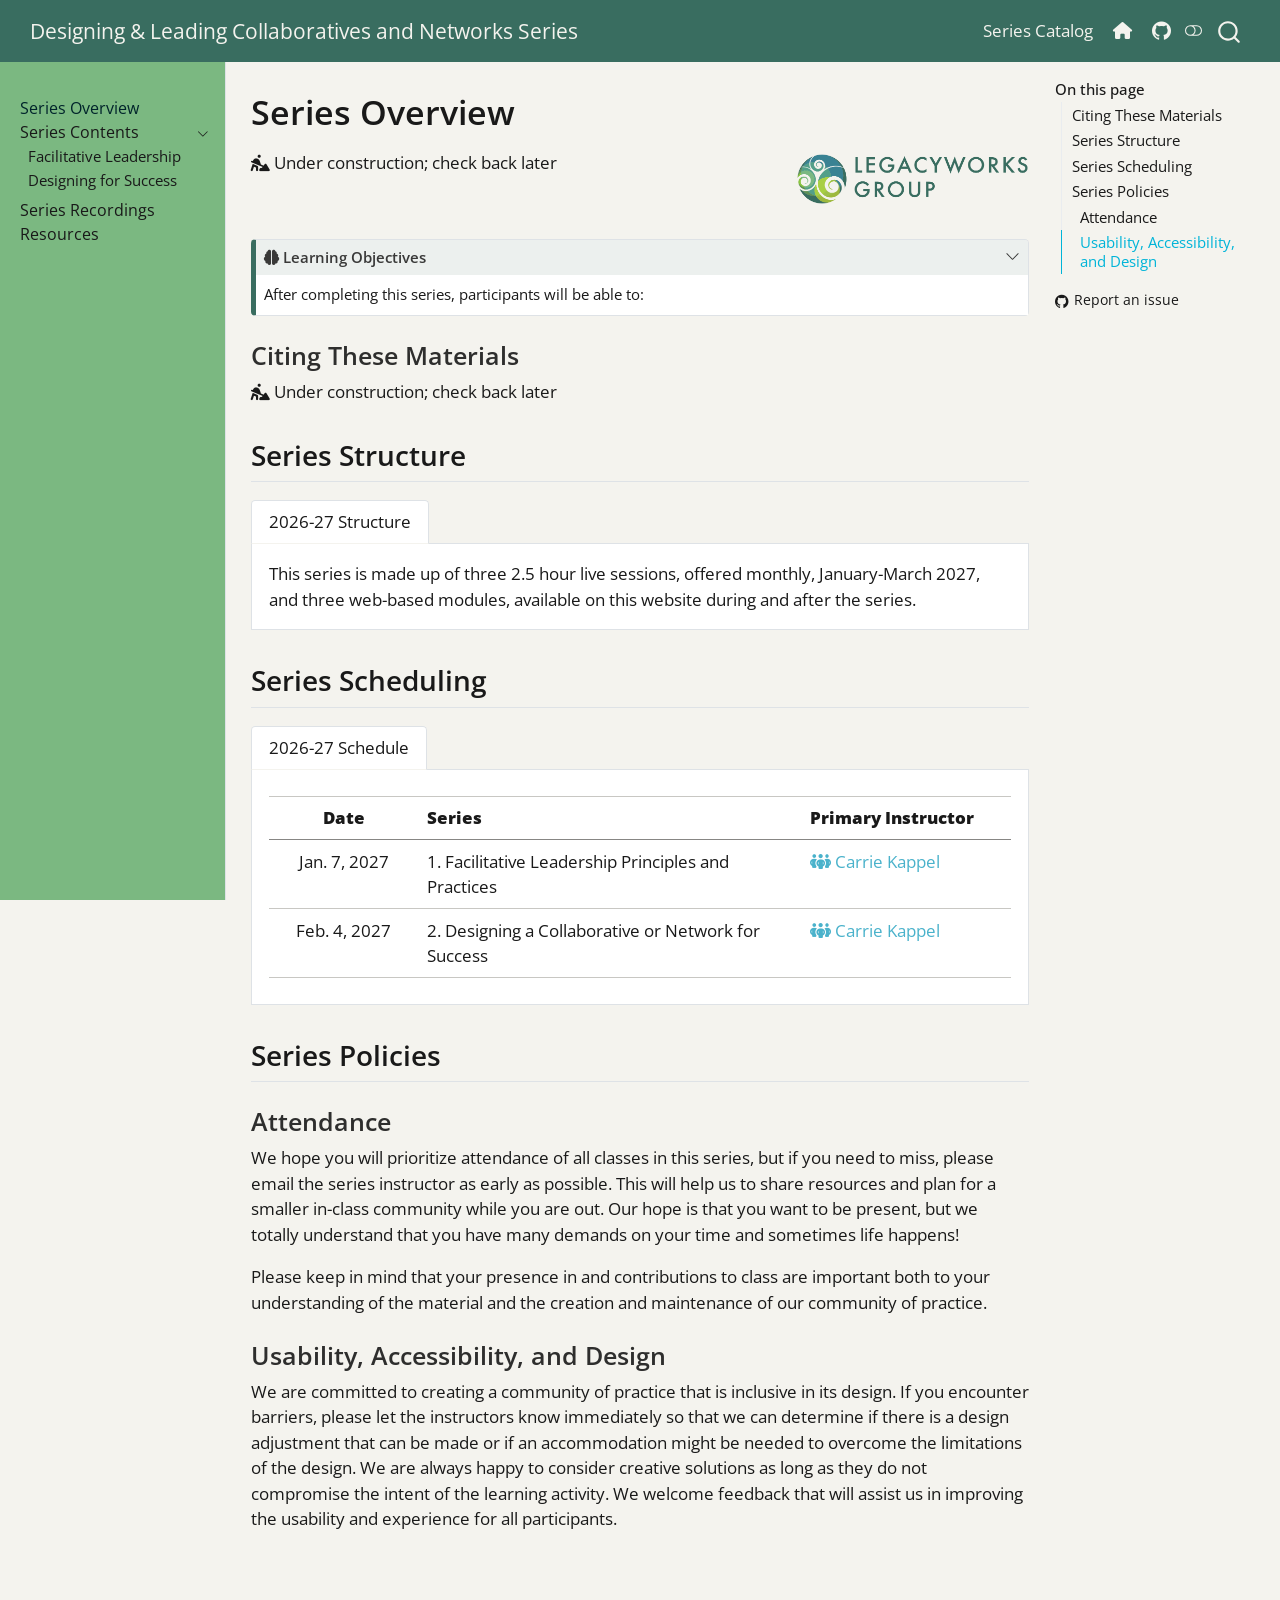
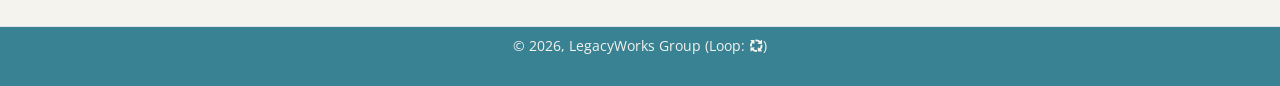
<file: index.html>
<!DOCTYPE html>
<html xmlns="http://www.w3.org/1999/xhtml" lang="en" xml:lang="en"><head>

<meta charset="utf-8">
<meta name="generator" content="quarto-1.11.9">

<meta name="viewport" content="width=device-width, initial-scale=1.0, user-scalable=yes">


<title>Series Overview – Designing &amp; Leading Collaboratives and Networks Series</title>
<style>
/* Default styles provided by pandoc.
** See https://pandoc.org/MANUAL.html#variables-for-html for config info.
*/
span.smallcaps{font-variant: small-caps;}
div.columns{display: flex; gap: 1.5em;}
div.column{flex: auto;}
@media screen {
div.columns{gap: min(4vw, 1.5em);}
div.column{overflow-x: auto;}
}
div.hanging-indent{margin-left: 1.5em; text-indent: -1.5em;}
ul.task-list{list-style: none;}
ul.task-list li input[type="checkbox"] {
  width: 0.8em;
  margin: 0 0.8em 0.2em -1em; /* quarto-specific, see https://github.com/quarto-dev/quarto-cli/issues/4556 */ 
  vertical-align: middle;
}
</style>


<script src="site_libs/quarto-nav/quarto-nav.js"></script>
<script src="site_libs/quarto-nav/headroom.min.js"></script>
<script src="site_libs/clipboard/clipboard.min.js"></script>
<script src="site_libs/quarto-search/autocomplete.umd.js"></script>
<script src="site_libs/quarto-search/fuse.min.js"></script>
<script src="site_libs/quarto-search/quarto-search.js"></script>
<meta name="quarto:offset" content="./">
<link href="./content/images/logo_lwg-circle.png" rel="icon" type="image/png">
<script src="site_libs/quarto-html/quarto.js" type="module"></script>
<script src="site_libs/quarto-html/tabsets/tabsets.js" type="module"></script>
<script src="site_libs/quarto-html/scrollable-regions/scrollable-regions.js" type="module"></script>
<script src="site_libs/quarto-html/popper.min.js"></script>
<script src="site_libs/quarto-html/tippy.umd.min.js"></script>
<script src="site_libs/quarto-html/anchor.min.js"></script>
<link href="site_libs/quarto-html/tippy.css" rel="stylesheet">
<link href="site_libs/quarto-html/quarto-syntax-highlighting-63b5708e65d6cd79cd7618c58d0c21e7.css" rel="stylesheet" class="quarto-color-scheme" id="quarto-text-highlighting-styles">
<link href="site_libs/quarto-html/quarto-syntax-highlighting-dark-447e42e69aaa9833c0ba1b986f430b20.css" rel="stylesheet" class="quarto-color-scheme quarto-color-alternate" id="quarto-text-highlighting-styles">
<link href="site_libs/quarto-html/quarto-syntax-highlighting-63b5708e65d6cd79cd7618c58d0c21e7.css" rel="stylesheet" class="quarto-color-scheme-extra" id="quarto-text-highlighting-styles">
<script src="site_libs/bootstrap/bootstrap.min.js"></script>
<link href="site_libs/bootstrap/bootstrap-icons.css" rel="stylesheet">
<link href="site_libs/bootstrap/bootstrap-e98da9be81661ecb6ac984ca3b5b6dd8.min.css" rel="stylesheet" append-hash="true" class="quarto-color-scheme" id="quarto-bootstrap" data-mode="light">
<link href="site_libs/bootstrap/bootstrap-dark-90762f6b8fdf0c4e20819e556e25b376.min.css" rel="stylesheet" append-hash="true" class="quarto-color-scheme quarto-color-alternate" id="quarto-bootstrap" data-mode="dark">
<link href="site_libs/bootstrap/bootstrap-e98da9be81661ecb6ac984ca3b5b6dd8.min.css" rel="stylesheet" append-hash="true" class="quarto-color-scheme-extra" id="quarto-bootstrap" data-mode="light">
<link href="site_libs/quarto-contrib/fontawesome6-6.7.2/all.min.css" rel="stylesheet">
<link href="site_libs/quarto-contrib/fontawesome6-6.7.2/latex-fontsize.css" rel="stylesheet">
<script id="quarto-search-options" type="application/json">{
  "location": "navbar",
  "copy-button": false,
  "collapse-after": 3,
  "panel-placement": "end",
  "type": "overlay",
  "limit": 50,
  "keyboard-shortcut": [
    "f",
    "/",
    "s"
  ],
  "show-item-context": false,
  "language": {
    "search-no-results-text": "No results",
    "search-matching-documents-text": "matching documents",
    "search-copy-link-title": "Copy link to search",
    "search-hide-matches-text": "Hide additional matches",
    "search-more-match-text": "more match in this document",
    "search-more-matches-text": "more matches in this document",
    "search-clear-button-title": "Clear",
    "search-text-placeholder": "",
    "search-detached-cancel-button-title": "Cancel",
    "search-submit-button-title": "Submit",
    "search-label": "Search"
  }
}</script>


</head>

<body class="nav-sidebar docked nav-fixed quarto-light"><a id="quarto-skip-link" class="visually-hidden-focusable" href="#quarto-document-content">Skip to main content</a><script id="quarto-html-before-body" type="application/javascript">
    const toggleBodyColorMode = (bsSheetEl) => {
      const mode = bsSheetEl.getAttribute("data-mode");
      const bodyEl = window.document.querySelector("body");
      if (mode === "dark") {
        bodyEl.classList.add("quarto-dark");
        bodyEl.classList.remove("quarto-light");
      } else {
        bodyEl.classList.add("quarto-light");
        bodyEl.classList.remove("quarto-dark");
      }
    }
    const toggleBodyColorPrimary = () => {
      const bsSheetEl = window.document.querySelector("link#quarto-bootstrap:not([rel=disabled-stylesheet])");
      if (bsSheetEl) {
        toggleBodyColorMode(bsSheetEl);
      }
    }
    const setColorSchemeToggle = (alternate) => {
      const toggles = window.document.querySelectorAll('.quarto-color-scheme-toggle');
      for (let i=0; i < toggles.length; i++) {
        const toggle = toggles[i];
        if (toggle) {
          toggle.setAttribute("aria-checked", alternate ? "true" : "false");
          if (alternate) {
            toggle.classList.add("alternate");
          } else {
            toggle.classList.remove("alternate");
          }
        }
      }
    };
    const toggleColorMode = (alternate) => {
      // Switch the stylesheets
      const primaryStylesheets = window.document.querySelectorAll('link.quarto-color-scheme:not(.quarto-color-alternate)');
      const alternateStylesheets = window.document.querySelectorAll('link.quarto-color-scheme.quarto-color-alternate');
      manageTransitions('#quarto-margin-sidebar .nav-link', false);
      if (alternate) {
        // note: dark is layered on light, we don't disable primary!
        enableStylesheet(alternateStylesheets);
        for (const sheetNode of alternateStylesheets) {
          if (sheetNode.id === "quarto-bootstrap") {
            toggleBodyColorMode(sheetNode);
          }
        }
      } else {
        disableStylesheet(alternateStylesheets);
        enableStylesheet(primaryStylesheets)
        toggleBodyColorPrimary();
      }
      manageTransitions('#quarto-margin-sidebar .nav-link', true);
      // Switch the toggles
      setColorSchemeToggle(alternate)
    }
    // Hack to workaround the fact that safari doesn't
    // properly recolor the scrollbar when toggling (#1455).
    // Not run on load: stylesheets are set before first paint there, and
    // scrolling would undo the scroll to a URL fragment (#14973).
    // The one pixel nudge keeps the reader where they were.
    const refreshSafariScrollbar = () => {
      if (navigator.userAgent.indexOf('Safari') > 0 && navigator.userAgent.indexOf('Chrome') == -1) {
        manageTransitions("body", false);
        const scrollY = window.scrollY;
        window.scrollTo(0, scrollY > 0 ? scrollY - 1 : 1);
        setTimeout(() => {
          window.scrollTo(0, scrollY);
          manageTransitions("body", true);
        }, 40);
      }
    }
    const disableStylesheet = (stylesheets) => {
      for (let i=0; i < stylesheets.length; i++) {
        const stylesheet = stylesheets[i];
        stylesheet.rel = 'disabled-stylesheet';
      }
    }
    const enableStylesheet = (stylesheets) => {
      for (let i=0; i < stylesheets.length; i++) {
        const stylesheet = stylesheets[i];
        if(stylesheet.rel !== 'stylesheet') { // for Chrome, which will still FOUC without this check
          stylesheet.rel = 'stylesheet';
        }
      }
    }
    const manageTransitions = (selector, allowTransitions) => {
      const els = window.document.querySelectorAll(selector);
      for (let i=0; i < els.length; i++) {
        const el = els[i];
        if (allowTransitions) {
          el.classList.remove('notransition');
        } else {
          el.classList.add('notransition');
        }
      }
    }
    const isFileUrl = () => {
      return window.location.protocol === 'file:';
    }
    const hasAlternateSentinel = () => {
      let styleSentinel = getColorSchemeSentinel();
      if (styleSentinel !== null) {
        return styleSentinel === "alternate";
      } else {
        return false;
      }
    }
    const setStyleSentinel = (alternate) => {
      const value = alternate ? "alternate" : "default";
      if (!isFileUrl()) {
        window.localStorage.setItem("quarto-color-scheme", value);
      } else {
        localAlternateSentinel = value;
      }
    }
    const getColorSchemeSentinel = () => {
      if (!isFileUrl()) {
        const storageValue = window.localStorage.getItem("quarto-color-scheme");
        return storageValue != null ? storageValue : localAlternateSentinel;
      } else {
        return localAlternateSentinel;
      }
    }
    const toggleGiscusIfUsed = (isAlternate, darkModeDefault) => {
      const baseTheme = document.querySelector('#giscus-base-theme')?.value ?? 'light';
      const alternateTheme = document.querySelector('#giscus-alt-theme')?.value ?? 'dark';
      let newTheme = '';
      if(authorPrefersDark) {
        newTheme = isAlternate ? baseTheme : alternateTheme;
      } else {
        newTheme = isAlternate ? alternateTheme : baseTheme;
      }
      const changeGiscusTheme = () => {
        // From: https://github.com/giscus/giscus/issues/336
        const sendMessage = (message) => {
          const iframe = document.querySelector('iframe.giscus-frame');
          if (!iframe) return;
          iframe.contentWindow.postMessage({ giscus: message }, 'https://giscus.app');
        }
        sendMessage({
          setConfig: {
            theme: newTheme
          }
        });
      }
      const isGiscussLoaded = window.document.querySelector('iframe.giscus-frame') !== null;
      if (isGiscussLoaded) {
        changeGiscusTheme();
      }
    };
    const authorPrefersDark = false;
    const darkModeDefault = authorPrefersDark;
      document.querySelector('link#quarto-text-highlighting-styles.quarto-color-scheme-extra').rel = 'disabled-stylesheet';
      document.querySelector('link#quarto-bootstrap.quarto-color-scheme-extra').rel = 'disabled-stylesheet';
    let localAlternateSentinel = darkModeDefault ? 'alternate' : 'default';
    // Dark / light mode switch
    window.quartoToggleColorScheme = () => {
      // Read the current dark / light value
      let toAlternate = !hasAlternateSentinel();
      toggleColorMode(toAlternate);
      refreshSafariScrollbar();
      setStyleSentinel(toAlternate);
      toggleGiscusIfUsed(toAlternate, darkModeDefault);
      window.dispatchEvent(new Event('resize'));
    };
    // Switch to dark mode if need be
    if (hasAlternateSentinel()) {
      toggleColorMode(true);
    } else {
      toggleColorMode(false);
    }
  </script>

<div id="quarto-search-results"></div>
  <header id="quarto-header" class="headroom fixed-top">
    <nav class="navbar navbar-expand-lg " data-bs-theme="dark" aria-label="Site">
      <div class="navbar-container container-fluid">
      <div class="navbar-brand-container mx-auto">
    <a class="navbar-brand" href="./index.html">
    <span class="navbar-title">Designing &amp; Leading Collaboratives and Networks Series</span>
    </a>
  </div>
          <button class="navbar-toggler" type="button" data-bs-toggle="collapse" data-bs-target="#navbarCollapse" aria-controls="navbarCollapse" aria-expanded="false" aria-label="Toggle navigation" onclick="if (window.quartoToggleHeadroom) { window.quartoToggleHeadroom(); }">
  <span class="navbar-toggler-icon"></span>
</button>
          <div class="collapse navbar-collapse" id="navbarCollapse">
            <ul class="navbar-nav navbar-nav-scroll ms-auto">
  <li class="nav-item">
    <a class="nav-link" href="https://legacyworksgroup.github.io/learning-catalog/"> 
<span class="menu-text">Series Catalog</span></a>
  </li>  
  <li class="nav-item">
    <a class="nav-link" href="https://legacyworksgroup.com/"> 
<span class="menu-text"><i class="fa-solid fa-house" aria-label="house"></i></span></a>
  </li>  
  <li class="nav-item compact">
    <a class="nav-link" href="https://github.com/LegacyWorksGroup/lead-collabs"> <i class="bi bi-github" role="img">
</i> 
<span class="menu-text"></span></a>
  </li>  
</ul>
          </div> <!-- /navcollapse -->
            <div class="quarto-navbar-tools">
  <button type="button" role="switch" aria-checked="false" class="quarto-color-scheme-toggle quarto-navigation-tool  px-1" onclick="window.quartoToggleColorScheme(); return false;" title="Toggle dark mode" aria-label="Toggle dark mode"><i class="bi"></i></button>
</div>
            <div id="quarto-search" class="" title="Search"></div>
      </div> <!-- /container-fluid -->
    </nav>
  <nav class="quarto-secondary-nav" aria-label="Toolbar">
    <div class="container-fluid d-flex">
      <button type="button" class="quarto-btn-toggle btn" data-bs-toggle="collapse" role="button" data-bs-target=".quarto-sidebar-collapse-item" aria-controls="quarto-sidebar" aria-expanded="false" aria-label="Toggle sidebar navigation" onclick="if (window.quartoToggleHeadroom) { window.quartoToggleHeadroom(); }">
        <i class="bi bi-layout-text-sidebar-reverse"></i>
      </button>
        <nav class="quarto-page-breadcrumbs" aria-label="Breadcrumbs"><ol class="breadcrumb"><li class="breadcrumb-item"><a href="./index.html">Series Overview</a></li></ol></nav>
        <a class="flex-grow-1" data-bs-toggle="collapse" data-bs-target=".quarto-sidebar-collapse-item" onclick="if (window.quartoToggleHeadroom) { window.quartoToggleHeadroom(); }">      
        </a>
    </div>
  </nav>
</header>
<!-- content -->
<div id="quarto-content" class="quarto-container page-columns page-rows-contents page-layout-article page-navbar">
<!-- sidebar -->
  <nav id="quarto-sidebar" class="sidebar collapse collapse-horizontal quarto-sidebar-collapse-item sidebar-navigation docked overflow-auto" aria-label="Section">
    <div class="sidebar-menu-container"> 
    <ul class="list-unstyled mt-1">
        <li class="sidebar-item">
  <div class="sidebar-item-container"> 
  <a href="./index.html" class="sidebar-item-text sidebar-link active">
 <span class="menu-text">Series Overview</span></a>
  </div>
</li>
        <li class="sidebar-item sidebar-item-section">
      <div class="sidebar-item-container"> 
            <button type="button" class="sidebar-item-text sidebar-item-toggle sidebar-link text-start" data-bs-toggle="collapse" data-bs-target="#quarto-sidebar-section-1" aria-controls="quarto-sidebar-section-1" aria-expanded="true">
 <span class="menu-text" id="quarto-sidebar-section-1-label">Series Contents</span><i class="bi bi-chevron-right" aria-hidden="true"></i></button>
      </div>
      <ul id="quarto-sidebar-section-1" aria-labelledby="quarto-sidebar-section-1-label" class="collapse list-unstyled sidebar-section depth1 show">  
          <li class="sidebar-item">
  <div class="sidebar-item-container"> 
  <a href="./content/facilitative-leadership.html" class="sidebar-item-text sidebar-link">
 <span class="menu-text">Facilitative Leadership</span></a>
  </div>
</li>
          <li class="sidebar-item">
  <div class="sidebar-item-container"> 
  <a href="./content/success-design.html" class="sidebar-item-text sidebar-link">
 <span class="menu-text">Designing for Success</span></a>
  </div>
</li>
      </ul>
  </li>
        <li class="sidebar-item">
  <div class="sidebar-item-container"> 
  <a href="./recordings.html" class="sidebar-item-text sidebar-link">
 <span class="menu-text">Series Recordings</span></a>
  </div>
</li>
        <li class="sidebar-item">
  <div class="sidebar-item-container"> 
  <a href="./resources.html" class="sidebar-item-text sidebar-link">
 <span class="menu-text">Resources</span></a>
  </div>
</li>
    </ul>
    </div>
</nav>
<div id="quarto-sidebar-glass" class="quarto-sidebar-collapse-item" data-bs-toggle="collapse" data-bs-target=".quarto-sidebar-collapse-item"></div>
<!-- margin-sidebar -->
    <div id="quarto-margin-sidebar" class="sidebar margin-sidebar">
        <nav id="TOC" role="doc-toc" aria-labelledby="toc-title" class="toc-active">
    <h2 id="toc-title">On this page</h2>
   
  <ul>
  <li><a href="#citing-these-materials" id="toc-citing-these-materials" class="nav-link active" data-scroll-target="#citing-these-materials">Citing These Materials</a></li>
  <li><a href="#series-structure" id="toc-series-structure" class="nav-link" data-scroll-target="#series-structure">Series Structure</a></li>
  <li><a href="#series-scheduling" id="toc-series-scheduling" class="nav-link" data-scroll-target="#series-scheduling">Series Scheduling</a></li>
  <li><a href="#series-policies" id="toc-series-policies" class="nav-link" data-scroll-target="#series-policies">Series Policies</a>
  <ul class="collapse">
  <li><a href="#attendance" id="toc-attendance" class="nav-link" data-scroll-target="#attendance">Attendance</a></li>
  <li><a href="#usability-accessibility-and-design" id="toc-usability-accessibility-and-design" class="nav-link" data-scroll-target="#usability-accessibility-and-design">Usability, Accessibility, and Design</a></li>
  </ul></li>
  </ul>
<div class="toc-actions"><ul><li><a href="https://github.com/LegacyWorksGroup/lead-collabs/issues/new" class="toc-action"><i class="bi bi-github"></i>Report an issue</a></li></ul></div></nav>
    </div>
<!-- main -->
<main class="content" id="quarto-document-content" tabindex="-1">


<header id="title-block-header" class="quarto-title-block default">
<div class="quarto-title">
<h1 class="title">Series Overview</h1>
</div>



<div class="quarto-title-meta">

    
  
    
  </div>
  


</header>


<meta name="robots" content="noindex, nofollow">
<p><img src="content/images/logo_lwg-long.png" alt="Logo for LegacyWorks Group" width="30%" align="right"></p>
<p><i class="fa-solid fa-person-digging" aria-label="person-digging"></i> Under construction; check back later</p>
<p><br></p>
<div class="callout callout-style-default callout-tip no-icon callout-titled">
<div class="callout-header d-flex align-content-center" data-bs-toggle="collapse" data-bs-target=".callout-1-contents" aria-controls="callout-1" aria-expanded="true" aria-label="Toggle callout">
<div class="callout-icon-container">
<i class="callout-icon no-icon"></i>
</div>
<div class="callout-title-container flex-fill">
<span class="screen-reader-only">Tip</span><i class="fa-solid fa-brain" aria-label="brain"></i> Learning Objectives
</div>
<div class="callout-btn-toggle d-inline-block border-0 py-1 ps-1 pe-0 float-end"><i class="callout-toggle"></i></div>
</div>
<div id="callout-1" class="callout-1-contents callout-collapse collapse show">
<div class="callout-body-container callout-body">
<p>After completing this series, participants will be able to:</p>
</div>
</div>
</div>
<section id="citing-these-materials" class="level3">
<h3 class="anchored" data-anchor-id="citing-these-materials">Citing These Materials</h3>
<p><i class="fa-solid fa-person-digging" aria-label="person-digging"></i> Under construction; check back later</p>
</section>
<section id="series-structure" class="level2">
<h2 class="anchored" data-anchor-id="series-structure">Series Structure</h2>
<div class="tabset-margin-container"></div><div class="panel-tabset">
<ul class="nav nav-tabs" role="tablist"><li class="nav-item" role="presentation"><a class="nav-link active" id="tabset-1-1-tab" data-bs-toggle="tab" data-bs-target="#tabset-1-1" role="tab" aria-controls="tabset-1-1" aria-selected="true" href="">2026-27 Structure</a></li></ul>
<div class="tab-content">
<div id="tabset-1-1" class="tab-pane active" role="tabpanel" aria-labelledby="tabset-1-1-tab">
<p>This series is made up of three 2.5 hour live sessions, offered monthly, January-March 2027, and three web-based modules, available on this website during and after the series.</p>
</div>
</div>
</div>
</section>
<section id="series-scheduling" class="level2">
<h2 class="anchored" data-anchor-id="series-scheduling">Series Scheduling</h2>
<div class="tabset-margin-container"></div><div class="panel-tabset">
<ul class="nav nav-tabs" role="tablist"><li class="nav-item" role="presentation"><a class="nav-link active" id="tabset-2-1-tab" data-bs-toggle="tab" data-bs-target="#tabset-2-1" role="tab" aria-controls="tabset-2-1" aria-selected="true" href="">2026-27 Schedule</a></li></ul>
<div class="tab-content">
<div id="tabset-2-1" class="tab-pane active" role="tabpanel" aria-labelledby="tabset-2-1-tab">
<table class="caption-top table">
<colgroup>
<col style="width: 20%">
<col style="width: 51%">
<col style="width: 28%">
</colgroup>
<thead>
<tr class="header">
<th style="text-align: center;"><strong>Date</strong></th>
<th style="text-align: left;"><strong>Series</strong></th>
<th style="text-align: left;"><strong>Primary Instructor</strong></th>
</tr>
</thead>
<tbody>
<tr class="odd">
<td style="text-align: center;">Jan.&nbsp;7, 2027</td>
<td style="text-align: left;">1. Facilitative Leadership Principles and Practices</td>
<td style="text-align: left;"><span style="color:#4AB2CB"><i class="fa-solid fa-people-group" aria-label="people-group"></i> Carrie Kappel </span></td>
</tr>
<tr class="even">
<td style="text-align: center;">Feb.&nbsp;4, 2027</td>
<td style="text-align: left;">2. Designing a Collaborative or Network for Success</td>
<td style="text-align: left;"><span style="color:#4AB2CB"><i class="fa-solid fa-people-group" aria-label="people-group"></i> Carrie Kappel </span></td>
</tr>
</tbody>
</table>
</div>
</div>
</div>
</section>
<section id="series-policies" class="level2">
<h2 class="anchored" data-anchor-id="series-policies">Series Policies</h2>
<section id="attendance" class="level3">
<h3 class="anchored" data-anchor-id="attendance">Attendance</h3>
<p>We hope you will prioritize attendance of all classes in this series, but if you need to miss, please email the series instructor as early as possible. This will help us to share resources and plan for a smaller in-class community while you are out. Our hope is that you want to be present, but we totally understand that you have many demands on your time and sometimes life happens!</p>
<p>Please keep in mind that your presence in and contributions to class are important both to your understanding of the material and the creation and maintenance of our community of practice.</p>
</section>
<section id="usability-accessibility-and-design" class="level3">
<h3 class="anchored" data-anchor-id="usability-accessibility-and-design">Usability, Accessibility, and Design</h3>
<p>We are committed to creating a community of practice that is inclusive in its design. If you encounter barriers, please let the instructors know immediately so that we can determine if there is a design adjustment that can be made or if an accommodation might be needed to overcome the limitations of the design. We are always happy to consider creative solutions as long as they do not compromise the intent of the learning activity. We welcome feedback that will assist us in improving the usability and experience for all participants.</p>


</section>
</section>

</main> <!-- /main -->
<script id="quarto-html-after-body" type="application/javascript">
  window.document.addEventListener("DOMContentLoaded", function (event) {
    // Ensure there is a toggle, if there isn't float one in the top right
    if (window.document.querySelector('.quarto-color-scheme-toggle') === null) {
      const toggle = window.document.createElement('button');
      toggle.type = "button";
      toggle.setAttribute("role", "switch");
      toggle.setAttribute("aria-checked", "false");
      toggle.classList.add('top-right');
      toggle.classList.add('quarto-color-scheme-toggle');
      toggle.setAttribute("aria-label", "Toggle dark mode");
      toggle.onclick = function() { try { window.quartoToggleColorScheme(); } catch {} return false; };
      const i = window.document.createElement("i");
      i.classList.add('bi');
      toggle.appendChild(i);
      // Put the toggle in a landmark of its own, so that landmark navigation
      // can reach it.
      //
      // The container is always a fresh direct child of body, and the toggle is
      // never moved into page furniture that the theme or the author controls.
      // The toggle is positioned against the page, so any ancestor that
      // establishes a containing block captures it: a positioned element or a
      // grid for position: absolute, and transform, filter, will-change or
      // contain for position: fixed. A direct child of body has none of these
      // to inherit, and the shift when one appears is silent and visual.
      //
      // ARIA says a document should have at most one banner, and axe reports a
      // duplicate whether or not the banners carry distinct labels. So use a
      // header when the page has no banner yet, and a named region otherwise.
      //
      // A header is a banner wherever it sits, unless it is inside sectioning
      // content, so this cannot just look at the children of body: a custom
      // page layout wraps the title block header in a plain div. An explicit
      // role="banner" always counts.
      const sectioning = 'article, aside, main, nav, section, [role="article"], [role="complementary"], [role="main"], [role="navigation"], [role="region"]';
      const hasBanner = Array.from(
        window.document.querySelectorAll('header:not([role]), [role="banner"]')
      ).some(function(el) {
        return el.hasAttribute("role") || el.closest(sectioning) === null;
      });
      const container = window.document.createElement(hasBanner ? "div" : "header");
      if (hasBanner) {
        container.setAttribute("role", "region");
        container.setAttribute("aria-label", "Toggle dark mode");
      }
      container.classList.add('quarto-color-scheme-toggle-container');
      container.appendChild(toggle);
      window.document.body.appendChild(container);
    }
    setColorSchemeToggle(hasAlternateSentinel())
    const icon = "";
    const anchorJS = new window.AnchorJS();
    anchorJS.options = {
      placement: 'right',
      icon: icon
    };
    anchorJS.add('.anchored');
    const isCodeAnnotation = (el) => {
      for (const clz of el.classList) {
        if (clz.startsWith('code-annotation-')) {                     
          return true;
        }
      }
      return false;
    }
    const onCopySuccess = function(e) {
      // button target
      const button = e.trigger;
      // don't keep focus
      button.blur();
      // flash "checked"
      button.classList.add('code-copy-button-checked');
      var currentTitle = button.getAttribute("title");
      button.setAttribute("title", "Copied!");
      let tooltip;
      if (window.bootstrap) {
        button.setAttribute("data-bs-toggle", "tooltip");
        button.setAttribute("data-bs-placement", "left");
        button.setAttribute("data-bs-title", "Copied!");
        tooltip = new bootstrap.Tooltip(button, 
          { trigger: "manual", 
            customClass: "code-copy-button-tooltip",
            offset: [0, -8]});
        tooltip.show();    
      }
      setTimeout(function() {
        if (tooltip) {
          tooltip.hide();
          button.removeAttribute("data-bs-title");
          button.removeAttribute("data-bs-toggle");
          button.removeAttribute("data-bs-placement");
        }
        button.setAttribute("title", currentTitle);
        button.classList.remove('code-copy-button-checked');
      }, 1000);
      // clear code selection
      e.clearSelection();
    }
    const getTextToCopy = function(trigger) {
      const outerScaffold = trigger.parentElement.cloneNode(true);
      const codeEl = outerScaffold.querySelector('code');
      for (const childEl of codeEl.children) {
        if (isCodeAnnotation(childEl)) {
          childEl.remove();
        }
      }
      return codeEl.innerText;
    }
    const clipboard = new window.ClipboardJS('.code-copy-button:not([data-in-quarto-modal])', {
      text: getTextToCopy
    });
    clipboard.on('success', onCopySuccess);
    if (window.document.getElementById('quarto-embedded-source-code-modal')) {
      const clipboardModal = new window.ClipboardJS('.code-copy-button[data-in-quarto-modal]', {
        text: getTextToCopy,
        container: window.document.getElementById('quarto-embedded-source-code-modal')
      });
      clipboardModal.on('success', onCopySuccess);
    }
      var localhostRegex = new RegExp(/^(?:http|https):\/\/localhost\:?[0-9]*\//);
      var mailtoRegex = new RegExp(/^mailto:/);
        var filterRegex = new RegExp("https:\/\/LegacyWorksGroup\.github\.io\/lead-collabs\/");
      const newWindowLabel = "(opens in a new tab)";
      const newWindowNoteId = "quarto-ext-newwindow-label";
      // Links reference one hidden label through aria-describedby, so the
      // announcement never changes their accessible name.
      var describeNewWindow = (link) => {
        if (!window.document.getElementById(newWindowNoteId)) {
          var newWindowNote = window.document.createElement("span");
          newWindowNote.id = newWindowNoteId;
          newWindowNote.hidden = true;
          newWindowNote.textContent = newWindowLabel;
          window.document.body.appendChild(newWindowNote);
        }
        var describedBy = (link.getAttribute("aria-describedby") || "").split(/\s+/).filter(Boolean);
        if (!describedBy.includes(newWindowNoteId)) {
          describedBy.push(newWindowNoteId);
          link.setAttribute("aria-describedby", describedBy.join(" "));
        }
      }
      var isInternal = (href) => {
          return filterRegex.test(href) || localhostRegex.test(href) || mailtoRegex.test(href);
      }
      // Inspect non-navigation links and adorn them if external
      window.quartoDecorateExternalLinks = function (root) {
     var links = (root || window.document).querySelectorAll('a[href]:not(.nav-link):not(.navbar-brand):not(.toc-action):not(.sidebar-link):not(.sidebar-item-toggle):not(.pagination-link):not(.no-external):not([aria-hidden]):not(.dropdown-item):not(.quarto-navigation-tool):not(.about-link)');
      for (var i=0; i<links.length; i++) {
        const link = links[i];
        if (!isInternal(link.href)) {
          // undo the damage that might have been done by quarto-nav.js in the case of
          // links that we want to consider external
          if (link.dataset.originalHref !== undefined) {
            link.href = link.dataset.originalHref;
          }
            // target, if specified
            link.setAttribute("target", "_blank");
            if (link.getAttribute("rel") === null) {
              link.setAttribute("rel", "noopener");
            }
            describeNewWindow(link);
          if (!link.classList.contains('no-external-icon')) {
          }
        }
      }
      };
      window.quartoDecorateExternalLinks(window.document);
    // Esc closes the popup (WCAG 1.4.13) and focus leaving both trigger and
    // popup closes it (WCAG 2.4.11); tippy handles neither for interactive popups.
    const hideOnEscAndFocusOut = {
      name: 'hideOnEscAndFocusOut',
      defaultValue: true,
      fn(instance) {
        const dismiss = () => {
          // A show scheduled by the trigger delay would otherwise reopen it
          instance.clearDelayTimeouts();
          instance.hide();
        };
        const onKeyDown = (event) => {
          if (event.key !== 'Escape') {
            return;
          }
          // Keep Esc from also reaching page handlers (e.g. reveal.js overview),
          // except an open reveal.js slide menu, which Esc should close too.
          // The menu handles keys only when its keyboard option is on.
          const menuHandlesEsc = window.Reveal?.getPlugin?.('menu')?.isOpen() &&
            window.Reveal.getConfig().menu?.keyboard !== false;
          if (!menuHandlesEsc) {
            event.stopPropagation();
          }
          if (instance.popper.contains(window.document.activeElement)) {
            // Disabled while refocusing so the focus trigger does not reopen it
            instance.disable();
            instance.reference.focus();
            instance.enable();
          }
          dismiss();
        };
        const onFocusOut = (event) => {
          const target = event.relatedTarget;
          if (target && !instance.reference.contains(target) &&
              !instance.popper.contains(target)) {
            dismiss();
          }
        };
        // On the trigger too: a click trigger (code-annotations: select) has no
        // blur handling. Attached for the instance's lifetime so leaving the
        // trigger also cancels a show still pending on the trigger delay.
        instance.reference.addEventListener('focusout', onFocusOut);
        return {
          onShow() {
            window.document.addEventListener('keydown', onKeyDown, true);
            instance.popper.addEventListener('focusout', onFocusOut);
          },
          onHide() {
            window.document.removeEventListener('keydown', onKeyDown, true);
            instance.popper.removeEventListener('focusout', onFocusOut);
          },
          onDestroy() {
            instance.reference.removeEventListener('focusout', onFocusOut);
          },
        };
      },
    };
    function tippyHover(el, contentFn, onTriggerFn, onUntriggerFn) {
      const config = {
        allowHTML: true,
        maxWidth: 500,
        delay: 100,
        arrow: false,
        appendTo: function(el) {
            return el.parentElement;
        },
        interactive: true,
        interactiveBorder: 10,
        theme: 'quarto',
        placement: 'bottom-start',
        plugins: [hideOnEscAndFocusOut],
      };
      if (contentFn) {
        config.content = contentFn;
      }
      if (onTriggerFn) {
        config.onTrigger = onTriggerFn;
      }
      if (onUntriggerFn) {
        config.onUntrigger = onUntriggerFn;
      }
      window.tippy(el, config); 
    }
    const noterefs = window.document.querySelectorAll('a[role="doc-noteref"]');
    for (var i=0; i<noterefs.length; i++) {
      const ref = noterefs[i];
      tippyHover(ref, function() {
        // use id or data attribute instead here
        let href = ref.getAttribute('data-footnote-href') || ref.getAttribute('href');
        try { href = new URL(href).hash; } catch {}
        const id = href.replace(/^#\/?/, "");
        const note = window.document.getElementById(id);
        if (note) {
          return note.innerHTML;
        } else {
          return "";
        }
      });
    }
    const xrefs = window.document.querySelectorAll('a.quarto-xref');
    const processXRef = (id, note) => {
      // Strip column container classes
      const stripColumnClz = (el) => {
        el.classList.remove("page-full", "page-columns");
        if (el.children) {
          for (const child of el.children) {
            stripColumnClz(child);
          }
        }
      }
      stripColumnClz(note)
      if (id === null || id.startsWith('sec-')) {
        // Special case sections, only their first couple elements
        const container = document.createElement("div");
        if (note.children && note.children.length > 2) {
          container.appendChild(note.children[0].cloneNode(true));
          for (let i = 1; i < note.children.length; i++) {
            const child = note.children[i];
            if (child.tagName === "P" && child.innerText === "") {
              continue;
            } else {
              container.appendChild(child.cloneNode(true));
              break;
            }
          }
          if (window.Quarto?.typesetMath) {
            window.Quarto.typesetMath(container);
          }
          return container.innerHTML
        } else {
          if (window.Quarto?.typesetMath) {
            window.Quarto.typesetMath(note);
          }
          return note.innerHTML;
        }
      } else {
        // Remove any anchor links if they are present
        const anchorLink = note.querySelector('a.anchorjs-link');
        if (anchorLink) {
          anchorLink.remove();
        }
        if (window.Quarto?.typesetMath) {
          window.Quarto.typesetMath(note);
        }
        if (note.classList.contains("callout")) {
          return note.outerHTML;
        } else {
          return note.innerHTML;
        }
      }
    }
    for (var i=0; i<xrefs.length; i++) {
      const xref = xrefs[i];
      tippyHover(xref, undefined, function(instance) {
        instance.disable();
        let url = xref.getAttribute('href');
        let hash = undefined; 
        if (url.startsWith('#')) {
          hash = url;
        } else {
          try { hash = new URL(url).hash; } catch {}
        }
        if (hash) {
          const id = hash.replace(/^#\/?/, "");
          const note = window.document.getElementById(id);
          if (note !== null) {
            try {
              const html = processXRef(id, note.cloneNode(true));
              instance.setContent(html);
            } finally {
              instance.enable();
              instance.show();
            }
          } else {
            // See if we can fetch this
            fetch(url.split('#')[0])
            .then(res => res.text())
            .then(html => {
              const parser = new DOMParser();
              const htmlDoc = parser.parseFromString(html, "text/html");
              const note = htmlDoc.getElementById(id);
              if (note !== null) {
                const html = processXRef(id, note);
                instance.setContent(html);
              } 
            }).finally(() => {
              instance.enable();
              instance.show();
            });
          }
        } else {
          // See if we can fetch a full url (with no hash to target)
          // This is a special case and we should probably do some content thinning / targeting
          fetch(url)
          .then(res => res.text())
          .then(html => {
            const parser = new DOMParser();
            const htmlDoc = parser.parseFromString(html, "text/html");
            const note = htmlDoc.querySelector('main.content');
            if (note !== null) {
              // This should only happen for chapter cross references
              // (since there is no id in the URL)
              // remove the first header
              if (note.children.length > 0 && note.children[0].tagName === "HEADER") {
                note.children[0].remove();
              }
              const html = processXRef(null, note);
              instance.setContent(html);
            } 
          }).finally(() => {
            instance.enable();
            instance.show();
          });
        }
      }, function(instance) {
      });
    }
        let selectedAnnoteEl;
        const selectorForAnnotation = ( cell, annotation) => {
          let cellAttr = 'data-code-cell="' + cell + '"';
          let lineAttr = 'data-code-annotation="' +  annotation + '"';
          const selector = 'span[' + cellAttr + '][' + lineAttr + ']';
          return selector;
        }
        const selectCodeLines = (annoteEl) => {
          const doc = window.document;
          const targetCell = annoteEl.getAttribute("data-target-cell");
          const targetAnnotation = annoteEl.getAttribute("data-target-annotation");
          const annoteSpan = window.document.querySelector(selectorForAnnotation(targetCell, targetAnnotation));
          const lines = annoteSpan.getAttribute("data-code-lines").split(",");
          const lineIds = lines.map((line) => {
            return targetCell + "-" + line;
          })
          // Each band is positioned against its own containing block, which is
          // not the offsetParent of the lines, so place it from client rects.
          const placeBand = (band, firstEl, lastEl, codeBlock) => {
            const container = band.offsetParent;
            if (container === null) {
              return;
            }
            const containerRect = container.getBoundingClientRect();
            // Reveal.js scales slides with a transform, so convert client
            // pixels back to the CSS pixels of the container.
            const scale = containerRect.height / container.offsetHeight || 1;
            const firstRect = firstEl.getBoundingClientRect();
            const lastRect = lastEl.getBoundingClientRect();
            const top = (firstRect.top - containerRect.top) / scale - container.clientTop + container.scrollTop;
            const height = (lastRect.bottom - firstRect.top) / scale;
            band.style.top = top - 2 + "px";
            band.style.height = height + 4 + "px";
            if (codeBlock) {
              // Without the copy button wrapper, the containing block is wider
              // than the code block, so span the code block explicitly.
              const blockRect = codeBlock.getBoundingClientRect();
              band.style.left = (blockRect.left - containerRect.left) / scale - container.clientLeft + container.scrollLeft + "px";
              band.style.width = blockRect.width / scale + "px";
            }
          };
          if (lineIds.length > 0) {
            const el = window.document.getElementById(lineIds[0]);
            const lastEl = window.document.getElementById(lineIds[lineIds.length - 1]);
            const parent = el.parentElement.parentElement;
            // cook up a div (if necessary) and position it
            let div = window.document.getElementById("code-annotation-line-highlight");
            if (div === null) {
              div = window.document.createElement("div");
              div.setAttribute("id", "code-annotation-line-highlight");
              div.style.position = 'absolute';
              parent.appendChild(div);
            }
            placeBand(div, el, lastEl, parent.closest("div.sourceCode") || parent);
            let gutterDiv = window.document.getElementById("code-annotation-line-highlight-gutter");
            if (gutterDiv === null) {
              gutterDiv = window.document.createElement("div");
              gutterDiv.setAttribute("id", "code-annotation-line-highlight-gutter");
              gutterDiv.style.position = 'absolute';
              const codeCell = window.document.getElementById(targetCell);
              const gutter = codeCell.querySelector('.code-annotation-gutter');
              gutter.appendChild(gutterDiv);
            }
            placeBand(gutterDiv, el, lastEl);
            selectedAnnoteEl = annoteEl;
          }
        };
        const unselectCodeLines = () => {
          const elementsIds = ["code-annotation-line-highlight", "code-annotation-line-highlight-gutter"];
          elementsIds.forEach((elId) => {
            const div = window.document.getElementById(elId);
            if (div) {
              div.remove();
            }
          });
          selectedAnnoteEl = undefined;
        };
          // Handle positioning of the toggle
      window.addEventListener(
        "resize",
        throttle(() => {
          elRect = undefined;
          if (selectedAnnoteEl) {
            selectCodeLines(selectedAnnoteEl);
          }
        }, 10)
      );
      function throttle(fn, ms) {
      let throttle = false;
      let timer;
        return (...args) => {
          if(!throttle) { // first call gets through
              fn.apply(this, args);
              throttle = true;
          } else { // all the others get throttled
              if(timer) clearTimeout(timer); // cancel #2
              timer = setTimeout(() => {
                fn.apply(this, args);
                timer = throttle = false;
              }, ms);
          }
        };
      }
        // Attach click handler to the DT
        const annoteDls = window.document.querySelectorAll('dt[data-target-cell]');
        for (const annoteDlNode of annoteDls) {
          annoteDlNode.addEventListener('click', (event) => {
            const clickedEl = event.target;
            if (clickedEl !== selectedAnnoteEl) {
              unselectCodeLines();
              const activeEl = window.document.querySelector('dt[data-target-cell].code-annotation-active');
              if (activeEl) {
                activeEl.classList.remove('code-annotation-active');
              }
              selectCodeLines(clickedEl);
              clickedEl.classList.add('code-annotation-active');
            } else {
              // Unselect the line
              unselectCodeLines();
              clickedEl.classList.remove('code-annotation-active');
            }
          });
        }
    const findCites = (el) => {
      const parentEl = el.parentElement;
      if (parentEl) {
        const cites = parentEl.dataset.cites;
        if (cites) {
          return {
            el,
            cites: cites.split(' ')
          };
        } else {
          return findCites(el.parentElement)
        }
      } else {
        return undefined;
      }
    };
    var bibliorefs = window.document.querySelectorAll('a[role="doc-biblioref"]');
    for (var i=0; i<bibliorefs.length; i++) {
      const ref = bibliorefs[i];
      const citeInfo = findCites(ref);
      if (citeInfo) {
        tippyHover(citeInfo.el, function() {
          var popup = window.document.createElement('div');
          citeInfo.cites.forEach(function(cite) {
            var citeDiv = window.document.createElement('div');
            citeDiv.classList.add('hanging-indent');
            citeDiv.classList.add('csl-entry');
            var biblioDiv = window.document.getElementById('ref-' + cite);
            if (biblioDiv) {
              citeDiv.innerHTML = biblioDiv.innerHTML;
            }
            popup.appendChild(citeDiv);
          });
          return popup.innerHTML;
        });
      }
    }
  });
  </script>
  <script type="application/javascript">
  window.quartoScrollableRegionsLabels = {"code":"Scrollable code","output":"Scrollable output"};
  </script>
</div> <!-- /content -->
<footer class="footer">
  <div class="nav-footer">
    <div class="nav-footer-left">
      &nbsp;
    </div>   
    <div class="nav-footer-center">
<p>© 2026, LegacyWorks Group (Loop: <a href="https://sites.google.com/legacyworksgroup.com/legacy-loop/legacyloop"><i class="fa-solid fa-arrows-spin" aria-label="arrows-spin"></i></a>)</p>
<div class="toc-actions d-sm-block d-md-none"><ul><li><a href="https://github.com/LegacyWorksGroup/lead-collabs/issues/new" class="toc-action"><i class="bi bi-github"></i>Report an issue</a></li></ul></div></div>
    <div class="nav-footer-right">
      &nbsp;
    </div>
  </div>
</footer>




</body></html>
</file>
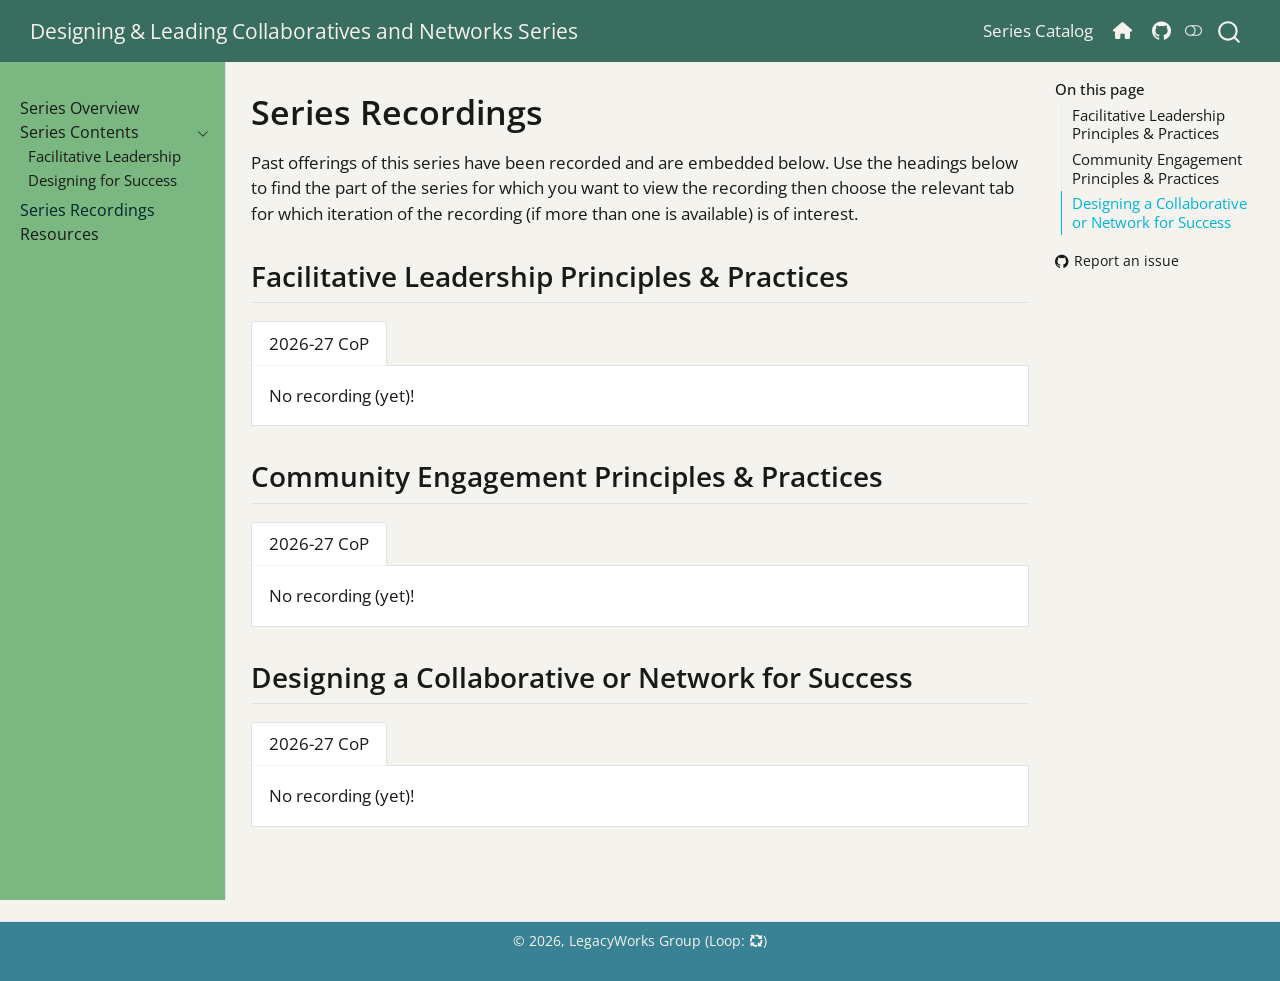
<file: recordings.html>
<!DOCTYPE html>
<html xmlns="http://www.w3.org/1999/xhtml" lang="en" xml:lang="en"><head>

<meta charset="utf-8">
<meta name="generator" content="quarto-1.11.9">

<meta name="viewport" content="width=device-width, initial-scale=1.0, user-scalable=yes">


<title>Series Recordings – Designing &amp; Leading Collaboratives and Networks Series</title>
<style>
/* Default styles provided by pandoc.
** See https://pandoc.org/MANUAL.html#variables-for-html for config info.
*/
span.smallcaps{font-variant: small-caps;}
div.columns{display: flex; gap: 1.5em;}
div.column{flex: auto;}
@media screen {
div.columns{gap: min(4vw, 1.5em);}
div.column{overflow-x: auto;}
}
div.hanging-indent{margin-left: 1.5em; text-indent: -1.5em;}
ul.task-list{list-style: none;}
ul.task-list li input[type="checkbox"] {
  width: 0.8em;
  margin: 0 0.8em 0.2em -1em; /* quarto-specific, see https://github.com/quarto-dev/quarto-cli/issues/4556 */ 
  vertical-align: middle;
}
</style>


<script src="site_libs/quarto-nav/quarto-nav.js"></script>
<script src="site_libs/quarto-nav/headroom.min.js"></script>
<script src="site_libs/clipboard/clipboard.min.js"></script>
<script src="site_libs/quarto-search/autocomplete.umd.js"></script>
<script src="site_libs/quarto-search/fuse.min.js"></script>
<script src="site_libs/quarto-search/quarto-search.js"></script>
<meta name="quarto:offset" content="./">
<link href="./content/images/logo_lwg-circle.png" rel="icon" type="image/png">
<script src="site_libs/quarto-html/quarto.js" type="module"></script>
<script src="site_libs/quarto-html/tabsets/tabsets.js" type="module"></script>
<script src="site_libs/quarto-html/scrollable-regions/scrollable-regions.js" type="module"></script>
<script src="site_libs/quarto-html/popper.min.js"></script>
<script src="site_libs/quarto-html/tippy.umd.min.js"></script>
<script src="site_libs/quarto-html/anchor.min.js"></script>
<link href="site_libs/quarto-html/tippy.css" rel="stylesheet">
<link href="site_libs/quarto-html/quarto-syntax-highlighting-63b5708e65d6cd79cd7618c58d0c21e7.css" rel="stylesheet" class="quarto-color-scheme" id="quarto-text-highlighting-styles">
<link href="site_libs/quarto-html/quarto-syntax-highlighting-dark-447e42e69aaa9833c0ba1b986f430b20.css" rel="stylesheet" class="quarto-color-scheme quarto-color-alternate" id="quarto-text-highlighting-styles">
<link href="site_libs/quarto-html/quarto-syntax-highlighting-63b5708e65d6cd79cd7618c58d0c21e7.css" rel="stylesheet" class="quarto-color-scheme-extra" id="quarto-text-highlighting-styles">
<script src="site_libs/bootstrap/bootstrap.min.js"></script>
<link href="site_libs/bootstrap/bootstrap-icons.css" rel="stylesheet">
<link href="site_libs/bootstrap/bootstrap-e98da9be81661ecb6ac984ca3b5b6dd8.min.css" rel="stylesheet" append-hash="true" class="quarto-color-scheme" id="quarto-bootstrap" data-mode="light">
<link href="site_libs/bootstrap/bootstrap-dark-90762f6b8fdf0c4e20819e556e25b376.min.css" rel="stylesheet" append-hash="true" class="quarto-color-scheme quarto-color-alternate" id="quarto-bootstrap" data-mode="dark">
<link href="site_libs/bootstrap/bootstrap-e98da9be81661ecb6ac984ca3b5b6dd8.min.css" rel="stylesheet" append-hash="true" class="quarto-color-scheme-extra" id="quarto-bootstrap" data-mode="light">
<link href="site_libs/quarto-contrib/fontawesome6-6.7.2/all.min.css" rel="stylesheet">
<link href="site_libs/quarto-contrib/fontawesome6-6.7.2/latex-fontsize.css" rel="stylesheet">
<script id="quarto-search-options" type="application/json">{
  "location": "navbar",
  "copy-button": false,
  "collapse-after": 3,
  "panel-placement": "end",
  "type": "overlay",
  "limit": 50,
  "keyboard-shortcut": [
    "f",
    "/",
    "s"
  ],
  "show-item-context": false,
  "language": {
    "search-no-results-text": "No results",
    "search-matching-documents-text": "matching documents",
    "search-copy-link-title": "Copy link to search",
    "search-hide-matches-text": "Hide additional matches",
    "search-more-match-text": "more match in this document",
    "search-more-matches-text": "more matches in this document",
    "search-clear-button-title": "Clear",
    "search-text-placeholder": "",
    "search-detached-cancel-button-title": "Cancel",
    "search-submit-button-title": "Submit",
    "search-label": "Search"
  }
}</script>


</head>

<body class="nav-sidebar docked nav-fixed quarto-light"><a id="quarto-skip-link" class="visually-hidden-focusable" href="#quarto-document-content">Skip to main content</a><script id="quarto-html-before-body" type="application/javascript">
    const toggleBodyColorMode = (bsSheetEl) => {
      const mode = bsSheetEl.getAttribute("data-mode");
      const bodyEl = window.document.querySelector("body");
      if (mode === "dark") {
        bodyEl.classList.add("quarto-dark");
        bodyEl.classList.remove("quarto-light");
      } else {
        bodyEl.classList.add("quarto-light");
        bodyEl.classList.remove("quarto-dark");
      }
    }
    const toggleBodyColorPrimary = () => {
      const bsSheetEl = window.document.querySelector("link#quarto-bootstrap:not([rel=disabled-stylesheet])");
      if (bsSheetEl) {
        toggleBodyColorMode(bsSheetEl);
      }
    }
    const setColorSchemeToggle = (alternate) => {
      const toggles = window.document.querySelectorAll('.quarto-color-scheme-toggle');
      for (let i=0; i < toggles.length; i++) {
        const toggle = toggles[i];
        if (toggle) {
          toggle.setAttribute("aria-checked", alternate ? "true" : "false");
          if (alternate) {
            toggle.classList.add("alternate");
          } else {
            toggle.classList.remove("alternate");
          }
        }
      }
    };
    const toggleColorMode = (alternate) => {
      // Switch the stylesheets
      const primaryStylesheets = window.document.querySelectorAll('link.quarto-color-scheme:not(.quarto-color-alternate)');
      const alternateStylesheets = window.document.querySelectorAll('link.quarto-color-scheme.quarto-color-alternate');
      manageTransitions('#quarto-margin-sidebar .nav-link', false);
      if (alternate) {
        // note: dark is layered on light, we don't disable primary!
        enableStylesheet(alternateStylesheets);
        for (const sheetNode of alternateStylesheets) {
          if (sheetNode.id === "quarto-bootstrap") {
            toggleBodyColorMode(sheetNode);
          }
        }
      } else {
        disableStylesheet(alternateStylesheets);
        enableStylesheet(primaryStylesheets)
        toggleBodyColorPrimary();
      }
      manageTransitions('#quarto-margin-sidebar .nav-link', true);
      // Switch the toggles
      setColorSchemeToggle(alternate)
    }
    // Hack to workaround the fact that safari doesn't
    // properly recolor the scrollbar when toggling (#1455).
    // Not run on load: stylesheets are set before first paint there, and
    // scrolling would undo the scroll to a URL fragment (#14973).
    // The one pixel nudge keeps the reader where they were.
    const refreshSafariScrollbar = () => {
      if (navigator.userAgent.indexOf('Safari') > 0 && navigator.userAgent.indexOf('Chrome') == -1) {
        manageTransitions("body", false);
        const scrollY = window.scrollY;
        window.scrollTo(0, scrollY > 0 ? scrollY - 1 : 1);
        setTimeout(() => {
          window.scrollTo(0, scrollY);
          manageTransitions("body", true);
        }, 40);
      }
    }
    const disableStylesheet = (stylesheets) => {
      for (let i=0; i < stylesheets.length; i++) {
        const stylesheet = stylesheets[i];
        stylesheet.rel = 'disabled-stylesheet';
      }
    }
    const enableStylesheet = (stylesheets) => {
      for (let i=0; i < stylesheets.length; i++) {
        const stylesheet = stylesheets[i];
        if(stylesheet.rel !== 'stylesheet') { // for Chrome, which will still FOUC without this check
          stylesheet.rel = 'stylesheet';
        }
      }
    }
    const manageTransitions = (selector, allowTransitions) => {
      const els = window.document.querySelectorAll(selector);
      for (let i=0; i < els.length; i++) {
        const el = els[i];
        if (allowTransitions) {
          el.classList.remove('notransition');
        } else {
          el.classList.add('notransition');
        }
      }
    }
    const isFileUrl = () => {
      return window.location.protocol === 'file:';
    }
    const hasAlternateSentinel = () => {
      let styleSentinel = getColorSchemeSentinel();
      if (styleSentinel !== null) {
        return styleSentinel === "alternate";
      } else {
        return false;
      }
    }
    const setStyleSentinel = (alternate) => {
      const value = alternate ? "alternate" : "default";
      if (!isFileUrl()) {
        window.localStorage.setItem("quarto-color-scheme", value);
      } else {
        localAlternateSentinel = value;
      }
    }
    const getColorSchemeSentinel = () => {
      if (!isFileUrl()) {
        const storageValue = window.localStorage.getItem("quarto-color-scheme");
        return storageValue != null ? storageValue : localAlternateSentinel;
      } else {
        return localAlternateSentinel;
      }
    }
    const toggleGiscusIfUsed = (isAlternate, darkModeDefault) => {
      const baseTheme = document.querySelector('#giscus-base-theme')?.value ?? 'light';
      const alternateTheme = document.querySelector('#giscus-alt-theme')?.value ?? 'dark';
      let newTheme = '';
      if(authorPrefersDark) {
        newTheme = isAlternate ? baseTheme : alternateTheme;
      } else {
        newTheme = isAlternate ? alternateTheme : baseTheme;
      }
      const changeGiscusTheme = () => {
        // From: https://github.com/giscus/giscus/issues/336
        const sendMessage = (message) => {
          const iframe = document.querySelector('iframe.giscus-frame');
          if (!iframe) return;
          iframe.contentWindow.postMessage({ giscus: message }, 'https://giscus.app');
        }
        sendMessage({
          setConfig: {
            theme: newTheme
          }
        });
      }
      const isGiscussLoaded = window.document.querySelector('iframe.giscus-frame') !== null;
      if (isGiscussLoaded) {
        changeGiscusTheme();
      }
    };
    const authorPrefersDark = false;
    const darkModeDefault = authorPrefersDark;
      document.querySelector('link#quarto-text-highlighting-styles.quarto-color-scheme-extra').rel = 'disabled-stylesheet';
      document.querySelector('link#quarto-bootstrap.quarto-color-scheme-extra').rel = 'disabled-stylesheet';
    let localAlternateSentinel = darkModeDefault ? 'alternate' : 'default';
    // Dark / light mode switch
    window.quartoToggleColorScheme = () => {
      // Read the current dark / light value
      let toAlternate = !hasAlternateSentinel();
      toggleColorMode(toAlternate);
      refreshSafariScrollbar();
      setStyleSentinel(toAlternate);
      toggleGiscusIfUsed(toAlternate, darkModeDefault);
      window.dispatchEvent(new Event('resize'));
    };
    // Switch to dark mode if need be
    if (hasAlternateSentinel()) {
      toggleColorMode(true);
    } else {
      toggleColorMode(false);
    }
  </script>

<div id="quarto-search-results"></div>
  <header id="quarto-header" class="headroom fixed-top">
    <nav class="navbar navbar-expand-lg " data-bs-theme="dark" aria-label="Site">
      <div class="navbar-container container-fluid">
      <div class="navbar-brand-container mx-auto">
    <a class="navbar-brand" href="./index.html">
    <span class="navbar-title">Designing &amp; Leading Collaboratives and Networks Series</span>
    </a>
  </div>
          <button class="navbar-toggler" type="button" data-bs-toggle="collapse" data-bs-target="#navbarCollapse" aria-controls="navbarCollapse" aria-expanded="false" aria-label="Toggle navigation" onclick="if (window.quartoToggleHeadroom) { window.quartoToggleHeadroom(); }">
  <span class="navbar-toggler-icon"></span>
</button>
          <div class="collapse navbar-collapse" id="navbarCollapse">
            <ul class="navbar-nav navbar-nav-scroll ms-auto">
  <li class="nav-item">
    <a class="nav-link" href="https://legacyworksgroup.github.io/learning-catalog/"> 
<span class="menu-text">Series Catalog</span></a>
  </li>  
  <li class="nav-item">
    <a class="nav-link" href="https://legacyworksgroup.com/"> 
<span class="menu-text"><i class="fa-solid fa-house" aria-label="house"></i></span></a>
  </li>  
  <li class="nav-item compact">
    <a class="nav-link" href="https://github.com/LegacyWorksGroup/lead-collabs"> <i class="bi bi-github" role="img">
</i> 
<span class="menu-text"></span></a>
  </li>  
</ul>
          </div> <!-- /navcollapse -->
            <div class="quarto-navbar-tools">
  <button type="button" role="switch" aria-checked="false" class="quarto-color-scheme-toggle quarto-navigation-tool  px-1" onclick="window.quartoToggleColorScheme(); return false;" title="Toggle dark mode" aria-label="Toggle dark mode"><i class="bi"></i></button>
</div>
            <div id="quarto-search" class="" title="Search"></div>
      </div> <!-- /container-fluid -->
    </nav>
  <nav class="quarto-secondary-nav" aria-label="Toolbar">
    <div class="container-fluid d-flex">
      <button type="button" class="quarto-btn-toggle btn" data-bs-toggle="collapse" role="button" data-bs-target=".quarto-sidebar-collapse-item" aria-controls="quarto-sidebar" aria-expanded="false" aria-label="Toggle sidebar navigation" onclick="if (window.quartoToggleHeadroom) { window.quartoToggleHeadroom(); }">
        <i class="bi bi-layout-text-sidebar-reverse"></i>
      </button>
        <nav class="quarto-page-breadcrumbs" aria-label="Breadcrumbs"><ol class="breadcrumb"><li class="breadcrumb-item"><a href="./recordings.html">Series Recordings</a></li></ol></nav>
        <a class="flex-grow-1" data-bs-toggle="collapse" data-bs-target=".quarto-sidebar-collapse-item" onclick="if (window.quartoToggleHeadroom) { window.quartoToggleHeadroom(); }">      
        </a>
    </div>
  </nav>
</header>
<!-- content -->
<div id="quarto-content" class="quarto-container page-columns page-rows-contents page-layout-article page-navbar">
<!-- sidebar -->
  <nav id="quarto-sidebar" class="sidebar collapse collapse-horizontal quarto-sidebar-collapse-item sidebar-navigation docked overflow-auto" aria-label="Section">
    <div class="sidebar-menu-container"> 
    <ul class="list-unstyled mt-1">
        <li class="sidebar-item">
  <div class="sidebar-item-container"> 
  <a href="./index.html" class="sidebar-item-text sidebar-link">
 <span class="menu-text">Series Overview</span></a>
  </div>
</li>
        <li class="sidebar-item sidebar-item-section">
      <div class="sidebar-item-container"> 
            <button type="button" class="sidebar-item-text sidebar-item-toggle sidebar-link text-start" data-bs-toggle="collapse" data-bs-target="#quarto-sidebar-section-1" aria-controls="quarto-sidebar-section-1" aria-expanded="true">
 <span class="menu-text" id="quarto-sidebar-section-1-label">Series Contents</span><i class="bi bi-chevron-right" aria-hidden="true"></i></button>
      </div>
      <ul id="quarto-sidebar-section-1" aria-labelledby="quarto-sidebar-section-1-label" class="collapse list-unstyled sidebar-section depth1 show">  
          <li class="sidebar-item">
  <div class="sidebar-item-container"> 
  <a href="./content/facilitative-leadership.html" class="sidebar-item-text sidebar-link">
 <span class="menu-text">Facilitative Leadership</span></a>
  </div>
</li>
          <li class="sidebar-item">
  <div class="sidebar-item-container"> 
  <a href="./content/success-design.html" class="sidebar-item-text sidebar-link">
 <span class="menu-text">Designing for Success</span></a>
  </div>
</li>
      </ul>
  </li>
        <li class="sidebar-item">
  <div class="sidebar-item-container"> 
  <a href="./recordings.html" class="sidebar-item-text sidebar-link active">
 <span class="menu-text">Series Recordings</span></a>
  </div>
</li>
        <li class="sidebar-item">
  <div class="sidebar-item-container"> 
  <a href="./resources.html" class="sidebar-item-text sidebar-link">
 <span class="menu-text">Resources</span></a>
  </div>
</li>
    </ul>
    </div>
</nav>
<div id="quarto-sidebar-glass" class="quarto-sidebar-collapse-item" data-bs-toggle="collapse" data-bs-target=".quarto-sidebar-collapse-item"></div>
<!-- margin-sidebar -->
    <div id="quarto-margin-sidebar" class="sidebar margin-sidebar">
        <nav id="TOC" role="doc-toc" aria-labelledby="toc-title" class="toc-active">
    <h2 id="toc-title">On this page</h2>
   
  <ul>
  <li><a href="#facilitative-leadership-principles-practices" id="toc-facilitative-leadership-principles-practices" class="nav-link active" data-scroll-target="#facilitative-leadership-principles-practices">Facilitative Leadership Principles &amp; Practices</a></li>
  <li><a href="#community-engagement-principles-practices" id="toc-community-engagement-principles-practices" class="nav-link" data-scroll-target="#community-engagement-principles-practices">Community Engagement Principles &amp; Practices</a></li>
  <li><a href="#designing-a-collaborative-or-network-for-success" id="toc-designing-a-collaborative-or-network-for-success" class="nav-link" data-scroll-target="#designing-a-collaborative-or-network-for-success">Designing a Collaborative or Network for Success</a></li>
  </ul>
<div class="toc-actions"><ul><li><a href="https://github.com/LegacyWorksGroup/lead-collabs/issues/new" class="toc-action"><i class="bi bi-github"></i>Report an issue</a></li></ul></div></nav>
    </div>
<!-- main -->
<main class="content" id="quarto-document-content" tabindex="-1">


<header id="title-block-header" class="quarto-title-block default">
<div class="quarto-title">
<h1 class="title">Series Recordings</h1>
</div>



<div class="quarto-title-meta">

    
  
    
  </div>
  


</header>


<meta name="robots" content="noindex, nofollow">
<p>Past offerings of this series have been recorded and are embedded below. Use the headings below to find the part of the series for which you want to view the recording then choose the relevant tab for which iteration of the recording (if more than one is available) is of interest.</p>
<section id="facilitative-leadership-principles-practices" class="level2">
<h2 class="anchored" data-anchor-id="facilitative-leadership-principles-practices">Facilitative Leadership Principles &amp; Practices</h2>
<div class="tabset-margin-container"></div><div class="panel-tabset">
<ul class="nav nav-tabs" role="tablist"><li class="nav-item" role="presentation"><a class="nav-link active" id="tabset-1-1-tab" data-bs-toggle="tab" data-bs-target="#tabset-1-1" role="tab" aria-controls="tabset-1-1" aria-selected="true" href="">2026-27 CoP</a></li></ul>
<div class="tab-content">
<div id="tabset-1-1" class="tab-pane active" role="tabpanel" aria-labelledby="tabset-1-1-tab">
<p>No recording (yet)!</p>
</div>
</div>
</div>
</section>
<section id="community-engagement-principles-practices" class="level2">
<h2 class="anchored" data-anchor-id="community-engagement-principles-practices">Community Engagement Principles &amp; Practices</h2>
<div class="tabset-margin-container"></div><div class="panel-tabset">
<ul class="nav nav-tabs" role="tablist"><li class="nav-item" role="presentation"><a class="nav-link active" id="tabset-2-1-tab" data-bs-toggle="tab" data-bs-target="#tabset-2-1" role="tab" aria-controls="tabset-2-1" aria-selected="true" href="">2026-27 CoP</a></li></ul>
<div class="tab-content">
<div id="tabset-2-1" class="tab-pane active" role="tabpanel" aria-labelledby="tabset-2-1-tab">
<p>No recording (yet)!</p>
</div>
</div>
</div>
</section>
<section id="designing-a-collaborative-or-network-for-success" class="level2">
<h2 class="anchored" data-anchor-id="designing-a-collaborative-or-network-for-success">Designing a Collaborative or Network for Success</h2>
<div class="tabset-margin-container"></div><div class="panel-tabset">
<ul class="nav nav-tabs" role="tablist"><li class="nav-item" role="presentation"><a class="nav-link active" id="tabset-3-1-tab" data-bs-toggle="tab" data-bs-target="#tabset-3-1" role="tab" aria-controls="tabset-3-1" aria-selected="true" href="">2026-27 CoP</a></li></ul>
<div class="tab-content">
<div id="tabset-3-1" class="tab-pane active" role="tabpanel" aria-labelledby="tabset-3-1-tab">
<p>No recording (yet)!</p>
</div>
</div>
</div>


</section>

</main> <!-- /main -->
<script id="quarto-html-after-body" type="application/javascript">
  window.document.addEventListener("DOMContentLoaded", function (event) {
    // Ensure there is a toggle, if there isn't float one in the top right
    if (window.document.querySelector('.quarto-color-scheme-toggle') === null) {
      const toggle = window.document.createElement('button');
      toggle.type = "button";
      toggle.setAttribute("role", "switch");
      toggle.setAttribute("aria-checked", "false");
      toggle.classList.add('top-right');
      toggle.classList.add('quarto-color-scheme-toggle');
      toggle.setAttribute("aria-label", "Toggle dark mode");
      toggle.onclick = function() { try { window.quartoToggleColorScheme(); } catch {} return false; };
      const i = window.document.createElement("i");
      i.classList.add('bi');
      toggle.appendChild(i);
      // Put the toggle in a landmark of its own, so that landmark navigation
      // can reach it.
      //
      // The container is always a fresh direct child of body, and the toggle is
      // never moved into page furniture that the theme or the author controls.
      // The toggle is positioned against the page, so any ancestor that
      // establishes a containing block captures it: a positioned element or a
      // grid for position: absolute, and transform, filter, will-change or
      // contain for position: fixed. A direct child of body has none of these
      // to inherit, and the shift when one appears is silent and visual.
      //
      // ARIA says a document should have at most one banner, and axe reports a
      // duplicate whether or not the banners carry distinct labels. So use a
      // header when the page has no banner yet, and a named region otherwise.
      //
      // A header is a banner wherever it sits, unless it is inside sectioning
      // content, so this cannot just look at the children of body: a custom
      // page layout wraps the title block header in a plain div. An explicit
      // role="banner" always counts.
      const sectioning = 'article, aside, main, nav, section, [role="article"], [role="complementary"], [role="main"], [role="navigation"], [role="region"]';
      const hasBanner = Array.from(
        window.document.querySelectorAll('header:not([role]), [role="banner"]')
      ).some(function(el) {
        return el.hasAttribute("role") || el.closest(sectioning) === null;
      });
      const container = window.document.createElement(hasBanner ? "div" : "header");
      if (hasBanner) {
        container.setAttribute("role", "region");
        container.setAttribute("aria-label", "Toggle dark mode");
      }
      container.classList.add('quarto-color-scheme-toggle-container');
      container.appendChild(toggle);
      window.document.body.appendChild(container);
    }
    setColorSchemeToggle(hasAlternateSentinel())
    const icon = "";
    const anchorJS = new window.AnchorJS();
    anchorJS.options = {
      placement: 'right',
      icon: icon
    };
    anchorJS.add('.anchored');
    const isCodeAnnotation = (el) => {
      for (const clz of el.classList) {
        if (clz.startsWith('code-annotation-')) {                     
          return true;
        }
      }
      return false;
    }
    const onCopySuccess = function(e) {
      // button target
      const button = e.trigger;
      // don't keep focus
      button.blur();
      // flash "checked"
      button.classList.add('code-copy-button-checked');
      var currentTitle = button.getAttribute("title");
      button.setAttribute("title", "Copied!");
      let tooltip;
      if (window.bootstrap) {
        button.setAttribute("data-bs-toggle", "tooltip");
        button.setAttribute("data-bs-placement", "left");
        button.setAttribute("data-bs-title", "Copied!");
        tooltip = new bootstrap.Tooltip(button, 
          { trigger: "manual", 
            customClass: "code-copy-button-tooltip",
            offset: [0, -8]});
        tooltip.show();    
      }
      setTimeout(function() {
        if (tooltip) {
          tooltip.hide();
          button.removeAttribute("data-bs-title");
          button.removeAttribute("data-bs-toggle");
          button.removeAttribute("data-bs-placement");
        }
        button.setAttribute("title", currentTitle);
        button.classList.remove('code-copy-button-checked');
      }, 1000);
      // clear code selection
      e.clearSelection();
    }
    const getTextToCopy = function(trigger) {
      const outerScaffold = trigger.parentElement.cloneNode(true);
      const codeEl = outerScaffold.querySelector('code');
      for (const childEl of codeEl.children) {
        if (isCodeAnnotation(childEl)) {
          childEl.remove();
        }
      }
      return codeEl.innerText;
    }
    const clipboard = new window.ClipboardJS('.code-copy-button:not([data-in-quarto-modal])', {
      text: getTextToCopy
    });
    clipboard.on('success', onCopySuccess);
    if (window.document.getElementById('quarto-embedded-source-code-modal')) {
      const clipboardModal = new window.ClipboardJS('.code-copy-button[data-in-quarto-modal]', {
        text: getTextToCopy,
        container: window.document.getElementById('quarto-embedded-source-code-modal')
      });
      clipboardModal.on('success', onCopySuccess);
    }
      var localhostRegex = new RegExp(/^(?:http|https):\/\/localhost\:?[0-9]*\//);
      var mailtoRegex = new RegExp(/^mailto:/);
        var filterRegex = new RegExp("https:\/\/LegacyWorksGroup\.github\.io\/lead-collabs\/");
      const newWindowLabel = "(opens in a new tab)";
      const newWindowNoteId = "quarto-ext-newwindow-label";
      // Links reference one hidden label through aria-describedby, so the
      // announcement never changes their accessible name.
      var describeNewWindow = (link) => {
        if (!window.document.getElementById(newWindowNoteId)) {
          var newWindowNote = window.document.createElement("span");
          newWindowNote.id = newWindowNoteId;
          newWindowNote.hidden = true;
          newWindowNote.textContent = newWindowLabel;
          window.document.body.appendChild(newWindowNote);
        }
        var describedBy = (link.getAttribute("aria-describedby") || "").split(/\s+/).filter(Boolean);
        if (!describedBy.includes(newWindowNoteId)) {
          describedBy.push(newWindowNoteId);
          link.setAttribute("aria-describedby", describedBy.join(" "));
        }
      }
      var isInternal = (href) => {
          return filterRegex.test(href) || localhostRegex.test(href) || mailtoRegex.test(href);
      }
      // Inspect non-navigation links and adorn them if external
      window.quartoDecorateExternalLinks = function (root) {
     var links = (root || window.document).querySelectorAll('a[href]:not(.nav-link):not(.navbar-brand):not(.toc-action):not(.sidebar-link):not(.sidebar-item-toggle):not(.pagination-link):not(.no-external):not([aria-hidden]):not(.dropdown-item):not(.quarto-navigation-tool):not(.about-link)');
      for (var i=0; i<links.length; i++) {
        const link = links[i];
        if (!isInternal(link.href)) {
          // undo the damage that might have been done by quarto-nav.js in the case of
          // links that we want to consider external
          if (link.dataset.originalHref !== undefined) {
            link.href = link.dataset.originalHref;
          }
            // target, if specified
            link.setAttribute("target", "_blank");
            if (link.getAttribute("rel") === null) {
              link.setAttribute("rel", "noopener");
            }
            describeNewWindow(link);
          if (!link.classList.contains('no-external-icon')) {
          }
        }
      }
      };
      window.quartoDecorateExternalLinks(window.document);
    // Esc closes the popup (WCAG 1.4.13) and focus leaving both trigger and
    // popup closes it (WCAG 2.4.11); tippy handles neither for interactive popups.
    const hideOnEscAndFocusOut = {
      name: 'hideOnEscAndFocusOut',
      defaultValue: true,
      fn(instance) {
        const dismiss = () => {
          // A show scheduled by the trigger delay would otherwise reopen it
          instance.clearDelayTimeouts();
          instance.hide();
        };
        const onKeyDown = (event) => {
          if (event.key !== 'Escape') {
            return;
          }
          // Keep Esc from also reaching page handlers (e.g. reveal.js overview),
          // except an open reveal.js slide menu, which Esc should close too.
          // The menu handles keys only when its keyboard option is on.
          const menuHandlesEsc = window.Reveal?.getPlugin?.('menu')?.isOpen() &&
            window.Reveal.getConfig().menu?.keyboard !== false;
          if (!menuHandlesEsc) {
            event.stopPropagation();
          }
          if (instance.popper.contains(window.document.activeElement)) {
            // Disabled while refocusing so the focus trigger does not reopen it
            instance.disable();
            instance.reference.focus();
            instance.enable();
          }
          dismiss();
        };
        const onFocusOut = (event) => {
          const target = event.relatedTarget;
          if (target && !instance.reference.contains(target) &&
              !instance.popper.contains(target)) {
            dismiss();
          }
        };
        // On the trigger too: a click trigger (code-annotations: select) has no
        // blur handling. Attached for the instance's lifetime so leaving the
        // trigger also cancels a show still pending on the trigger delay.
        instance.reference.addEventListener('focusout', onFocusOut);
        return {
          onShow() {
            window.document.addEventListener('keydown', onKeyDown, true);
            instance.popper.addEventListener('focusout', onFocusOut);
          },
          onHide() {
            window.document.removeEventListener('keydown', onKeyDown, true);
            instance.popper.removeEventListener('focusout', onFocusOut);
          },
          onDestroy() {
            instance.reference.removeEventListener('focusout', onFocusOut);
          },
        };
      },
    };
    function tippyHover(el, contentFn, onTriggerFn, onUntriggerFn) {
      const config = {
        allowHTML: true,
        maxWidth: 500,
        delay: 100,
        arrow: false,
        appendTo: function(el) {
            return el.parentElement;
        },
        interactive: true,
        interactiveBorder: 10,
        theme: 'quarto',
        placement: 'bottom-start',
        plugins: [hideOnEscAndFocusOut],
      };
      if (contentFn) {
        config.content = contentFn;
      }
      if (onTriggerFn) {
        config.onTrigger = onTriggerFn;
      }
      if (onUntriggerFn) {
        config.onUntrigger = onUntriggerFn;
      }
      window.tippy(el, config); 
    }
    const noterefs = window.document.querySelectorAll('a[role="doc-noteref"]');
    for (var i=0; i<noterefs.length; i++) {
      const ref = noterefs[i];
      tippyHover(ref, function() {
        // use id or data attribute instead here
        let href = ref.getAttribute('data-footnote-href') || ref.getAttribute('href');
        try { href = new URL(href).hash; } catch {}
        const id = href.replace(/^#\/?/, "");
        const note = window.document.getElementById(id);
        if (note) {
          return note.innerHTML;
        } else {
          return "";
        }
      });
    }
    const xrefs = window.document.querySelectorAll('a.quarto-xref');
    const processXRef = (id, note) => {
      // Strip column container classes
      const stripColumnClz = (el) => {
        el.classList.remove("page-full", "page-columns");
        if (el.children) {
          for (const child of el.children) {
            stripColumnClz(child);
          }
        }
      }
      stripColumnClz(note)
      if (id === null || id.startsWith('sec-')) {
        // Special case sections, only their first couple elements
        const container = document.createElement("div");
        if (note.children && note.children.length > 2) {
          container.appendChild(note.children[0].cloneNode(true));
          for (let i = 1; i < note.children.length; i++) {
            const child = note.children[i];
            if (child.tagName === "P" && child.innerText === "") {
              continue;
            } else {
              container.appendChild(child.cloneNode(true));
              break;
            }
          }
          if (window.Quarto?.typesetMath) {
            window.Quarto.typesetMath(container);
          }
          return container.innerHTML
        } else {
          if (window.Quarto?.typesetMath) {
            window.Quarto.typesetMath(note);
          }
          return note.innerHTML;
        }
      } else {
        // Remove any anchor links if they are present
        const anchorLink = note.querySelector('a.anchorjs-link');
        if (anchorLink) {
          anchorLink.remove();
        }
        if (window.Quarto?.typesetMath) {
          window.Quarto.typesetMath(note);
        }
        if (note.classList.contains("callout")) {
          return note.outerHTML;
        } else {
          return note.innerHTML;
        }
      }
    }
    for (var i=0; i<xrefs.length; i++) {
      const xref = xrefs[i];
      tippyHover(xref, undefined, function(instance) {
        instance.disable();
        let url = xref.getAttribute('href');
        let hash = undefined; 
        if (url.startsWith('#')) {
          hash = url;
        } else {
          try { hash = new URL(url).hash; } catch {}
        }
        if (hash) {
          const id = hash.replace(/^#\/?/, "");
          const note = window.document.getElementById(id);
          if (note !== null) {
            try {
              const html = processXRef(id, note.cloneNode(true));
              instance.setContent(html);
            } finally {
              instance.enable();
              instance.show();
            }
          } else {
            // See if we can fetch this
            fetch(url.split('#')[0])
            .then(res => res.text())
            .then(html => {
              const parser = new DOMParser();
              const htmlDoc = parser.parseFromString(html, "text/html");
              const note = htmlDoc.getElementById(id);
              if (note !== null) {
                const html = processXRef(id, note);
                instance.setContent(html);
              } 
            }).finally(() => {
              instance.enable();
              instance.show();
            });
          }
        } else {
          // See if we can fetch a full url (with no hash to target)
          // This is a special case and we should probably do some content thinning / targeting
          fetch(url)
          .then(res => res.text())
          .then(html => {
            const parser = new DOMParser();
            const htmlDoc = parser.parseFromString(html, "text/html");
            const note = htmlDoc.querySelector('main.content');
            if (note !== null) {
              // This should only happen for chapter cross references
              // (since there is no id in the URL)
              // remove the first header
              if (note.children.length > 0 && note.children[0].tagName === "HEADER") {
                note.children[0].remove();
              }
              const html = processXRef(null, note);
              instance.setContent(html);
            } 
          }).finally(() => {
            instance.enable();
            instance.show();
          });
        }
      }, function(instance) {
      });
    }
        let selectedAnnoteEl;
        const selectorForAnnotation = ( cell, annotation) => {
          let cellAttr = 'data-code-cell="' + cell + '"';
          let lineAttr = 'data-code-annotation="' +  annotation + '"';
          const selector = 'span[' + cellAttr + '][' + lineAttr + ']';
          return selector;
        }
        const selectCodeLines = (annoteEl) => {
          const doc = window.document;
          const targetCell = annoteEl.getAttribute("data-target-cell");
          const targetAnnotation = annoteEl.getAttribute("data-target-annotation");
          const annoteSpan = window.document.querySelector(selectorForAnnotation(targetCell, targetAnnotation));
          const lines = annoteSpan.getAttribute("data-code-lines").split(",");
          const lineIds = lines.map((line) => {
            return targetCell + "-" + line;
          })
          // Each band is positioned against its own containing block, which is
          // not the offsetParent of the lines, so place it from client rects.
          const placeBand = (band, firstEl, lastEl, codeBlock) => {
            const container = band.offsetParent;
            if (container === null) {
              return;
            }
            const containerRect = container.getBoundingClientRect();
            // Reveal.js scales slides with a transform, so convert client
            // pixels back to the CSS pixels of the container.
            const scale = containerRect.height / container.offsetHeight || 1;
            const firstRect = firstEl.getBoundingClientRect();
            const lastRect = lastEl.getBoundingClientRect();
            const top = (firstRect.top - containerRect.top) / scale - container.clientTop + container.scrollTop;
            const height = (lastRect.bottom - firstRect.top) / scale;
            band.style.top = top - 2 + "px";
            band.style.height = height + 4 + "px";
            if (codeBlock) {
              // Without the copy button wrapper, the containing block is wider
              // than the code block, so span the code block explicitly.
              const blockRect = codeBlock.getBoundingClientRect();
              band.style.left = (blockRect.left - containerRect.left) / scale - container.clientLeft + container.scrollLeft + "px";
              band.style.width = blockRect.width / scale + "px";
            }
          };
          if (lineIds.length > 0) {
            const el = window.document.getElementById(lineIds[0]);
            const lastEl = window.document.getElementById(lineIds[lineIds.length - 1]);
            const parent = el.parentElement.parentElement;
            // cook up a div (if necessary) and position it
            let div = window.document.getElementById("code-annotation-line-highlight");
            if (div === null) {
              div = window.document.createElement("div");
              div.setAttribute("id", "code-annotation-line-highlight");
              div.style.position = 'absolute';
              parent.appendChild(div);
            }
            placeBand(div, el, lastEl, parent.closest("div.sourceCode") || parent);
            let gutterDiv = window.document.getElementById("code-annotation-line-highlight-gutter");
            if (gutterDiv === null) {
              gutterDiv = window.document.createElement("div");
              gutterDiv.setAttribute("id", "code-annotation-line-highlight-gutter");
              gutterDiv.style.position = 'absolute';
              const codeCell = window.document.getElementById(targetCell);
              const gutter = codeCell.querySelector('.code-annotation-gutter');
              gutter.appendChild(gutterDiv);
            }
            placeBand(gutterDiv, el, lastEl);
            selectedAnnoteEl = annoteEl;
          }
        };
        const unselectCodeLines = () => {
          const elementsIds = ["code-annotation-line-highlight", "code-annotation-line-highlight-gutter"];
          elementsIds.forEach((elId) => {
            const div = window.document.getElementById(elId);
            if (div) {
              div.remove();
            }
          });
          selectedAnnoteEl = undefined;
        };
          // Handle positioning of the toggle
      window.addEventListener(
        "resize",
        throttle(() => {
          elRect = undefined;
          if (selectedAnnoteEl) {
            selectCodeLines(selectedAnnoteEl);
          }
        }, 10)
      );
      function throttle(fn, ms) {
      let throttle = false;
      let timer;
        return (...args) => {
          if(!throttle) { // first call gets through
              fn.apply(this, args);
              throttle = true;
          } else { // all the others get throttled
              if(timer) clearTimeout(timer); // cancel #2
              timer = setTimeout(() => {
                fn.apply(this, args);
                timer = throttle = false;
              }, ms);
          }
        };
      }
        // Attach click handler to the DT
        const annoteDls = window.document.querySelectorAll('dt[data-target-cell]');
        for (const annoteDlNode of annoteDls) {
          annoteDlNode.addEventListener('click', (event) => {
            const clickedEl = event.target;
            if (clickedEl !== selectedAnnoteEl) {
              unselectCodeLines();
              const activeEl = window.document.querySelector('dt[data-target-cell].code-annotation-active');
              if (activeEl) {
                activeEl.classList.remove('code-annotation-active');
              }
              selectCodeLines(clickedEl);
              clickedEl.classList.add('code-annotation-active');
            } else {
              // Unselect the line
              unselectCodeLines();
              clickedEl.classList.remove('code-annotation-active');
            }
          });
        }
    const findCites = (el) => {
      const parentEl = el.parentElement;
      if (parentEl) {
        const cites = parentEl.dataset.cites;
        if (cites) {
          return {
            el,
            cites: cites.split(' ')
          };
        } else {
          return findCites(el.parentElement)
        }
      } else {
        return undefined;
      }
    };
    var bibliorefs = window.document.querySelectorAll('a[role="doc-biblioref"]');
    for (var i=0; i<bibliorefs.length; i++) {
      const ref = bibliorefs[i];
      const citeInfo = findCites(ref);
      if (citeInfo) {
        tippyHover(citeInfo.el, function() {
          var popup = window.document.createElement('div');
          citeInfo.cites.forEach(function(cite) {
            var citeDiv = window.document.createElement('div');
            citeDiv.classList.add('hanging-indent');
            citeDiv.classList.add('csl-entry');
            var biblioDiv = window.document.getElementById('ref-' + cite);
            if (biblioDiv) {
              citeDiv.innerHTML = biblioDiv.innerHTML;
            }
            popup.appendChild(citeDiv);
          });
          return popup.innerHTML;
        });
      }
    }
  });
  </script>
  <script type="application/javascript">
  window.quartoScrollableRegionsLabels = {"code":"Scrollable code","output":"Scrollable output"};
  </script>
</div> <!-- /content -->
<footer class="footer">
  <div class="nav-footer">
    <div class="nav-footer-left">
      &nbsp;
    </div>   
    <div class="nav-footer-center">
<p>© 2026, LegacyWorks Group (Loop: <a href="https://sites.google.com/legacyworksgroup.com/legacy-loop/legacyloop"><i class="fa-solid fa-arrows-spin" aria-label="arrows-spin"></i></a>)</p>
<div class="toc-actions d-sm-block d-md-none"><ul><li><a href="https://github.com/LegacyWorksGroup/lead-collabs/issues/new" class="toc-action"><i class="bi bi-github"></i>Report an issue</a></li></ul></div></div>
    <div class="nav-footer-right">
      &nbsp;
    </div>
  </div>
</footer>




</body></html>
</file>
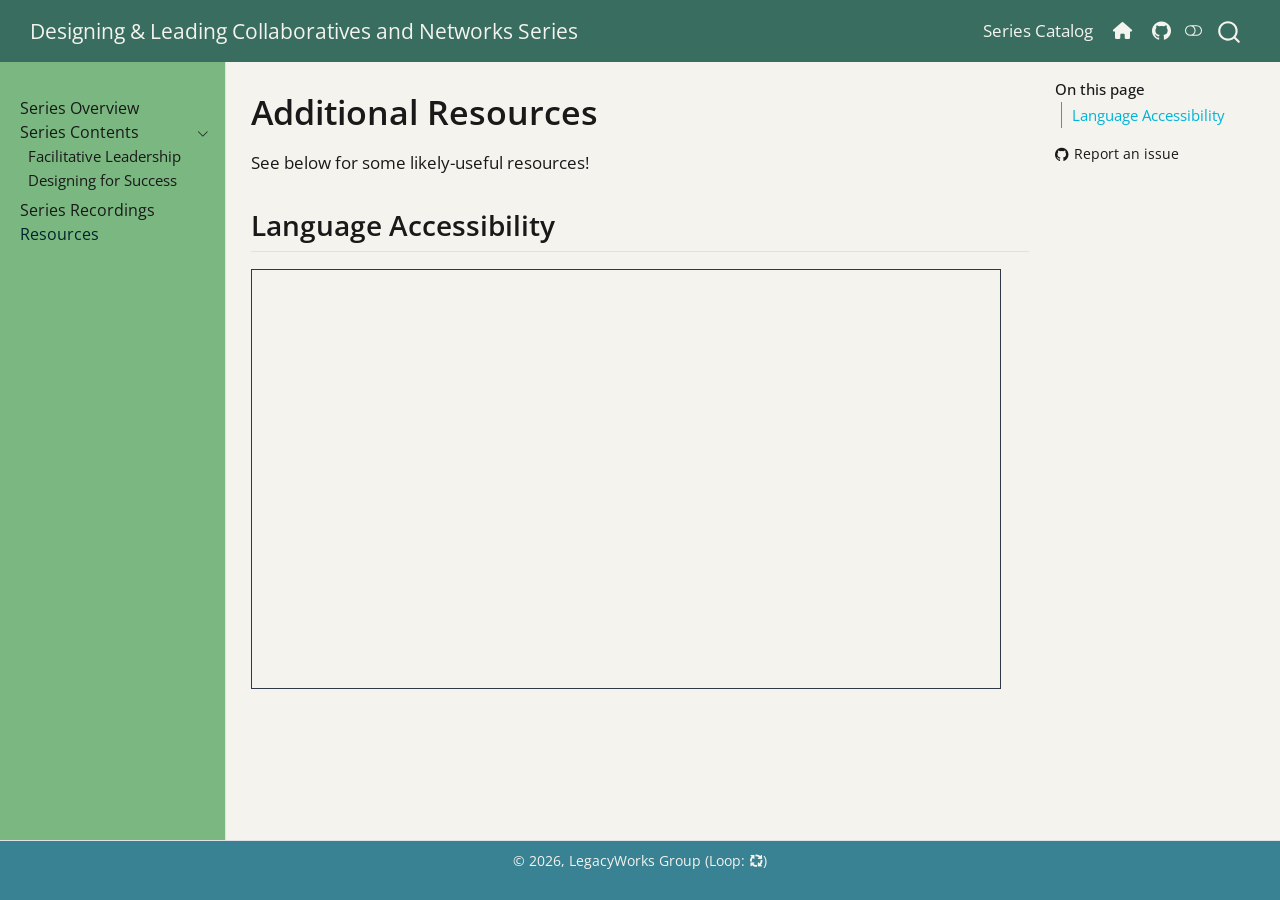
<file: resources.html>
<!DOCTYPE html>
<html xmlns="http://www.w3.org/1999/xhtml" lang="en" xml:lang="en"><head>

<meta charset="utf-8">
<meta name="generator" content="quarto-1.11.9">

<meta name="viewport" content="width=device-width, initial-scale=1.0, user-scalable=yes">


<title>Additional Resources – Designing &amp; Leading Collaboratives and Networks Series</title>
<style>
/* Default styles provided by pandoc.
** See https://pandoc.org/MANUAL.html#variables-for-html for config info.
*/
span.smallcaps{font-variant: small-caps;}
div.columns{display: flex; gap: 1.5em;}
div.column{flex: auto;}
@media screen {
div.columns{gap: min(4vw, 1.5em);}
div.column{overflow-x: auto;}
}
div.hanging-indent{margin-left: 1.5em; text-indent: -1.5em;}
ul.task-list{list-style: none;}
ul.task-list li input[type="checkbox"] {
  width: 0.8em;
  margin: 0 0.8em 0.2em -1em; /* quarto-specific, see https://github.com/quarto-dev/quarto-cli/issues/4556 */ 
  vertical-align: middle;
}
</style>


<script src="site_libs/quarto-nav/quarto-nav.js"></script>
<script src="site_libs/quarto-nav/headroom.min.js"></script>
<script src="site_libs/clipboard/clipboard.min.js"></script>
<script src="site_libs/quarto-search/autocomplete.umd.js"></script>
<script src="site_libs/quarto-search/fuse.min.js"></script>
<script src="site_libs/quarto-search/quarto-search.js"></script>
<meta name="quarto:offset" content="./">
<link href="./content/images/logo_lwg-circle.png" rel="icon" type="image/png">
<script src="site_libs/quarto-html/quarto.js" type="module"></script>
<script src="site_libs/quarto-html/tabsets/tabsets.js" type="module"></script>
<script src="site_libs/quarto-html/scrollable-regions/scrollable-regions.js" type="module"></script>
<script src="site_libs/quarto-html/popper.min.js"></script>
<script src="site_libs/quarto-html/tippy.umd.min.js"></script>
<script src="site_libs/quarto-html/anchor.min.js"></script>
<link href="site_libs/quarto-html/tippy.css" rel="stylesheet">
<link href="site_libs/quarto-html/quarto-syntax-highlighting-63b5708e65d6cd79cd7618c58d0c21e7.css" rel="stylesheet" class="quarto-color-scheme" id="quarto-text-highlighting-styles">
<link href="site_libs/quarto-html/quarto-syntax-highlighting-dark-447e42e69aaa9833c0ba1b986f430b20.css" rel="stylesheet" class="quarto-color-scheme quarto-color-alternate" id="quarto-text-highlighting-styles">
<link href="site_libs/quarto-html/quarto-syntax-highlighting-63b5708e65d6cd79cd7618c58d0c21e7.css" rel="stylesheet" class="quarto-color-scheme-extra" id="quarto-text-highlighting-styles">
<script src="site_libs/bootstrap/bootstrap.min.js"></script>
<link href="site_libs/bootstrap/bootstrap-icons.css" rel="stylesheet">
<link href="site_libs/bootstrap/bootstrap-e98da9be81661ecb6ac984ca3b5b6dd8.min.css" rel="stylesheet" append-hash="true" class="quarto-color-scheme" id="quarto-bootstrap" data-mode="light">
<link href="site_libs/bootstrap/bootstrap-dark-90762f6b8fdf0c4e20819e556e25b376.min.css" rel="stylesheet" append-hash="true" class="quarto-color-scheme quarto-color-alternate" id="quarto-bootstrap" data-mode="dark">
<link href="site_libs/bootstrap/bootstrap-e98da9be81661ecb6ac984ca3b5b6dd8.min.css" rel="stylesheet" append-hash="true" class="quarto-color-scheme-extra" id="quarto-bootstrap" data-mode="light">
<link href="site_libs/quarto-contrib/fontawesome6-6.7.2/all.min.css" rel="stylesheet">
<link href="site_libs/quarto-contrib/fontawesome6-6.7.2/latex-fontsize.css" rel="stylesheet">
<script id="quarto-search-options" type="application/json">{
  "location": "navbar",
  "copy-button": false,
  "collapse-after": 3,
  "panel-placement": "end",
  "type": "overlay",
  "limit": 50,
  "keyboard-shortcut": [
    "f",
    "/",
    "s"
  ],
  "show-item-context": false,
  "language": {
    "search-no-results-text": "No results",
    "search-matching-documents-text": "matching documents",
    "search-copy-link-title": "Copy link to search",
    "search-hide-matches-text": "Hide additional matches",
    "search-more-match-text": "more match in this document",
    "search-more-matches-text": "more matches in this document",
    "search-clear-button-title": "Clear",
    "search-text-placeholder": "",
    "search-detached-cancel-button-title": "Cancel",
    "search-submit-button-title": "Submit",
    "search-label": "Search"
  }
}</script>


</head>

<body class="nav-sidebar docked nav-fixed quarto-light"><a id="quarto-skip-link" class="visually-hidden-focusable" href="#quarto-document-content">Skip to main content</a><script id="quarto-html-before-body" type="application/javascript">
    const toggleBodyColorMode = (bsSheetEl) => {
      const mode = bsSheetEl.getAttribute("data-mode");
      const bodyEl = window.document.querySelector("body");
      if (mode === "dark") {
        bodyEl.classList.add("quarto-dark");
        bodyEl.classList.remove("quarto-light");
      } else {
        bodyEl.classList.add("quarto-light");
        bodyEl.classList.remove("quarto-dark");
      }
    }
    const toggleBodyColorPrimary = () => {
      const bsSheetEl = window.document.querySelector("link#quarto-bootstrap:not([rel=disabled-stylesheet])");
      if (bsSheetEl) {
        toggleBodyColorMode(bsSheetEl);
      }
    }
    const setColorSchemeToggle = (alternate) => {
      const toggles = window.document.querySelectorAll('.quarto-color-scheme-toggle');
      for (let i=0; i < toggles.length; i++) {
        const toggle = toggles[i];
        if (toggle) {
          toggle.setAttribute("aria-checked", alternate ? "true" : "false");
          if (alternate) {
            toggle.classList.add("alternate");
          } else {
            toggle.classList.remove("alternate");
          }
        }
      }
    };
    const toggleColorMode = (alternate) => {
      // Switch the stylesheets
      const primaryStylesheets = window.document.querySelectorAll('link.quarto-color-scheme:not(.quarto-color-alternate)');
      const alternateStylesheets = window.document.querySelectorAll('link.quarto-color-scheme.quarto-color-alternate');
      manageTransitions('#quarto-margin-sidebar .nav-link', false);
      if (alternate) {
        // note: dark is layered on light, we don't disable primary!
        enableStylesheet(alternateStylesheets);
        for (const sheetNode of alternateStylesheets) {
          if (sheetNode.id === "quarto-bootstrap") {
            toggleBodyColorMode(sheetNode);
          }
        }
      } else {
        disableStylesheet(alternateStylesheets);
        enableStylesheet(primaryStylesheets)
        toggleBodyColorPrimary();
      }
      manageTransitions('#quarto-margin-sidebar .nav-link', true);
      // Switch the toggles
      setColorSchemeToggle(alternate)
    }
    // Hack to workaround the fact that safari doesn't
    // properly recolor the scrollbar when toggling (#1455).
    // Not run on load: stylesheets are set before first paint there, and
    // scrolling would undo the scroll to a URL fragment (#14973).
    // The one pixel nudge keeps the reader where they were.
    const refreshSafariScrollbar = () => {
      if (navigator.userAgent.indexOf('Safari') > 0 && navigator.userAgent.indexOf('Chrome') == -1) {
        manageTransitions("body", false);
        const scrollY = window.scrollY;
        window.scrollTo(0, scrollY > 0 ? scrollY - 1 : 1);
        setTimeout(() => {
          window.scrollTo(0, scrollY);
          manageTransitions("body", true);
        }, 40);
      }
    }
    const disableStylesheet = (stylesheets) => {
      for (let i=0; i < stylesheets.length; i++) {
        const stylesheet = stylesheets[i];
        stylesheet.rel = 'disabled-stylesheet';
      }
    }
    const enableStylesheet = (stylesheets) => {
      for (let i=0; i < stylesheets.length; i++) {
        const stylesheet = stylesheets[i];
        if(stylesheet.rel !== 'stylesheet') { // for Chrome, which will still FOUC without this check
          stylesheet.rel = 'stylesheet';
        }
      }
    }
    const manageTransitions = (selector, allowTransitions) => {
      const els = window.document.querySelectorAll(selector);
      for (let i=0; i < els.length; i++) {
        const el = els[i];
        if (allowTransitions) {
          el.classList.remove('notransition');
        } else {
          el.classList.add('notransition');
        }
      }
    }
    const isFileUrl = () => {
      return window.location.protocol === 'file:';
    }
    const hasAlternateSentinel = () => {
      let styleSentinel = getColorSchemeSentinel();
      if (styleSentinel !== null) {
        return styleSentinel === "alternate";
      } else {
        return false;
      }
    }
    const setStyleSentinel = (alternate) => {
      const value = alternate ? "alternate" : "default";
      if (!isFileUrl()) {
        window.localStorage.setItem("quarto-color-scheme", value);
      } else {
        localAlternateSentinel = value;
      }
    }
    const getColorSchemeSentinel = () => {
      if (!isFileUrl()) {
        const storageValue = window.localStorage.getItem("quarto-color-scheme");
        return storageValue != null ? storageValue : localAlternateSentinel;
      } else {
        return localAlternateSentinel;
      }
    }
    const toggleGiscusIfUsed = (isAlternate, darkModeDefault) => {
      const baseTheme = document.querySelector('#giscus-base-theme')?.value ?? 'light';
      const alternateTheme = document.querySelector('#giscus-alt-theme')?.value ?? 'dark';
      let newTheme = '';
      if(authorPrefersDark) {
        newTheme = isAlternate ? baseTheme : alternateTheme;
      } else {
        newTheme = isAlternate ? alternateTheme : baseTheme;
      }
      const changeGiscusTheme = () => {
        // From: https://github.com/giscus/giscus/issues/336
        const sendMessage = (message) => {
          const iframe = document.querySelector('iframe.giscus-frame');
          if (!iframe) return;
          iframe.contentWindow.postMessage({ giscus: message }, 'https://giscus.app');
        }
        sendMessage({
          setConfig: {
            theme: newTheme
          }
        });
      }
      const isGiscussLoaded = window.document.querySelector('iframe.giscus-frame') !== null;
      if (isGiscussLoaded) {
        changeGiscusTheme();
      }
    };
    const authorPrefersDark = false;
    const darkModeDefault = authorPrefersDark;
      document.querySelector('link#quarto-text-highlighting-styles.quarto-color-scheme-extra').rel = 'disabled-stylesheet';
      document.querySelector('link#quarto-bootstrap.quarto-color-scheme-extra').rel = 'disabled-stylesheet';
    let localAlternateSentinel = darkModeDefault ? 'alternate' : 'default';
    // Dark / light mode switch
    window.quartoToggleColorScheme = () => {
      // Read the current dark / light value
      let toAlternate = !hasAlternateSentinel();
      toggleColorMode(toAlternate);
      refreshSafariScrollbar();
      setStyleSentinel(toAlternate);
      toggleGiscusIfUsed(toAlternate, darkModeDefault);
      window.dispatchEvent(new Event('resize'));
    };
    // Switch to dark mode if need be
    if (hasAlternateSentinel()) {
      toggleColorMode(true);
    } else {
      toggleColorMode(false);
    }
  </script>

<div id="quarto-search-results"></div>
  <header id="quarto-header" class="headroom fixed-top">
    <nav class="navbar navbar-expand-lg " data-bs-theme="dark" aria-label="Site">
      <div class="navbar-container container-fluid">
      <div class="navbar-brand-container mx-auto">
    <a class="navbar-brand" href="./index.html">
    <span class="navbar-title">Designing &amp; Leading Collaboratives and Networks Series</span>
    </a>
  </div>
          <button class="navbar-toggler" type="button" data-bs-toggle="collapse" data-bs-target="#navbarCollapse" aria-controls="navbarCollapse" aria-expanded="false" aria-label="Toggle navigation" onclick="if (window.quartoToggleHeadroom) { window.quartoToggleHeadroom(); }">
  <span class="navbar-toggler-icon"></span>
</button>
          <div class="collapse navbar-collapse" id="navbarCollapse">
            <ul class="navbar-nav navbar-nav-scroll ms-auto">
  <li class="nav-item">
    <a class="nav-link" href="https://legacyworksgroup.github.io/learning-catalog/"> 
<span class="menu-text">Series Catalog</span></a>
  </li>  
  <li class="nav-item">
    <a class="nav-link" href="https://legacyworksgroup.com/"> 
<span class="menu-text"><i class="fa-solid fa-house" aria-label="house"></i></span></a>
  </li>  
  <li class="nav-item compact">
    <a class="nav-link" href="https://github.com/LegacyWorksGroup/lead-collabs"> <i class="bi bi-github" role="img">
</i> 
<span class="menu-text"></span></a>
  </li>  
</ul>
          </div> <!-- /navcollapse -->
            <div class="quarto-navbar-tools">
  <button type="button" role="switch" aria-checked="false" class="quarto-color-scheme-toggle quarto-navigation-tool  px-1" onclick="window.quartoToggleColorScheme(); return false;" title="Toggle dark mode" aria-label="Toggle dark mode"><i class="bi"></i></button>
</div>
            <div id="quarto-search" class="" title="Search"></div>
      </div> <!-- /container-fluid -->
    </nav>
  <nav class="quarto-secondary-nav" aria-label="Toolbar">
    <div class="container-fluid d-flex">
      <button type="button" class="quarto-btn-toggle btn" data-bs-toggle="collapse" role="button" data-bs-target=".quarto-sidebar-collapse-item" aria-controls="quarto-sidebar" aria-expanded="false" aria-label="Toggle sidebar navigation" onclick="if (window.quartoToggleHeadroom) { window.quartoToggleHeadroom(); }">
        <i class="bi bi-layout-text-sidebar-reverse"></i>
      </button>
        <nav class="quarto-page-breadcrumbs" aria-label="Breadcrumbs"><ol class="breadcrumb"><li class="breadcrumb-item"><a href="./resources.html">Resources</a></li></ol></nav>
        <a class="flex-grow-1" data-bs-toggle="collapse" data-bs-target=".quarto-sidebar-collapse-item" onclick="if (window.quartoToggleHeadroom) { window.quartoToggleHeadroom(); }">      
        </a>
    </div>
  </nav>
</header>
<!-- content -->
<div id="quarto-content" class="quarto-container page-columns page-rows-contents page-layout-article page-navbar">
<!-- sidebar -->
  <nav id="quarto-sidebar" class="sidebar collapse collapse-horizontal quarto-sidebar-collapse-item sidebar-navigation docked overflow-auto" aria-label="Section">
    <div class="sidebar-menu-container"> 
    <ul class="list-unstyled mt-1">
        <li class="sidebar-item">
  <div class="sidebar-item-container"> 
  <a href="./index.html" class="sidebar-item-text sidebar-link">
 <span class="menu-text">Series Overview</span></a>
  </div>
</li>
        <li class="sidebar-item sidebar-item-section">
      <div class="sidebar-item-container"> 
            <button type="button" class="sidebar-item-text sidebar-item-toggle sidebar-link text-start" data-bs-toggle="collapse" data-bs-target="#quarto-sidebar-section-1" aria-controls="quarto-sidebar-section-1" aria-expanded="true">
 <span class="menu-text" id="quarto-sidebar-section-1-label">Series Contents</span><i class="bi bi-chevron-right" aria-hidden="true"></i></button>
      </div>
      <ul id="quarto-sidebar-section-1" aria-labelledby="quarto-sidebar-section-1-label" class="collapse list-unstyled sidebar-section depth1 show">  
          <li class="sidebar-item">
  <div class="sidebar-item-container"> 
  <a href="./content/facilitative-leadership.html" class="sidebar-item-text sidebar-link">
 <span class="menu-text">Facilitative Leadership</span></a>
  </div>
</li>
          <li class="sidebar-item">
  <div class="sidebar-item-container"> 
  <a href="./content/success-design.html" class="sidebar-item-text sidebar-link">
 <span class="menu-text">Designing for Success</span></a>
  </div>
</li>
      </ul>
  </li>
        <li class="sidebar-item">
  <div class="sidebar-item-container"> 
  <a href="./recordings.html" class="sidebar-item-text sidebar-link">
 <span class="menu-text">Series Recordings</span></a>
  </div>
</li>
        <li class="sidebar-item">
  <div class="sidebar-item-container"> 
  <a href="./resources.html" class="sidebar-item-text sidebar-link active">
 <span class="menu-text">Resources</span></a>
  </div>
</li>
    </ul>
    </div>
</nav>
<div id="quarto-sidebar-glass" class="quarto-sidebar-collapse-item" data-bs-toggle="collapse" data-bs-target=".quarto-sidebar-collapse-item"></div>
<!-- margin-sidebar -->
    <div id="quarto-margin-sidebar" class="sidebar margin-sidebar">
        <nav id="TOC" role="doc-toc" aria-labelledby="toc-title" class="toc-active">
    <h2 id="toc-title">On this page</h2>
   
  <ul>
  <li><a href="#language-accessibility" id="toc-language-accessibility" class="nav-link active" data-scroll-target="#language-accessibility">Language Accessibility</a></li>
  </ul>
<div class="toc-actions"><ul><li><a href="https://github.com/LegacyWorksGroup/lead-collabs/issues/new" class="toc-action"><i class="bi bi-github"></i>Report an issue</a></li></ul></div></nav>
    </div>
<!-- main -->
<main class="content" id="quarto-document-content" tabindex="-1">


<header id="title-block-header" class="quarto-title-block default">
<div class="quarto-title">
<h1 class="title">Additional Resources</h1>
</div>



<div class="quarto-title-meta">

    
  
    
  </div>
  


</header>


<meta name="robots" content="noindex, nofollow">
<p>See below for some likely-useful resources!</p>
<section id="language-accessibility" class="level2">
<h2 class="anchored" data-anchor-id="language-accessibility">Language Accessibility</h2>
<iframe src="https://legacyworksgroup.github.io/learning-catalog/translate.html" height="420" width="750" style="border: 1px solid #2e3846;">
</iframe>


</section>

</main> <!-- /main -->
<script id="quarto-html-after-body" type="application/javascript">
  window.document.addEventListener("DOMContentLoaded", function (event) {
    // Ensure there is a toggle, if there isn't float one in the top right
    if (window.document.querySelector('.quarto-color-scheme-toggle') === null) {
      const toggle = window.document.createElement('button');
      toggle.type = "button";
      toggle.setAttribute("role", "switch");
      toggle.setAttribute("aria-checked", "false");
      toggle.classList.add('top-right');
      toggle.classList.add('quarto-color-scheme-toggle');
      toggle.setAttribute("aria-label", "Toggle dark mode");
      toggle.onclick = function() { try { window.quartoToggleColorScheme(); } catch {} return false; };
      const i = window.document.createElement("i");
      i.classList.add('bi');
      toggle.appendChild(i);
      // Put the toggle in a landmark of its own, so that landmark navigation
      // can reach it.
      //
      // The container is always a fresh direct child of body, and the toggle is
      // never moved into page furniture that the theme or the author controls.
      // The toggle is positioned against the page, so any ancestor that
      // establishes a containing block captures it: a positioned element or a
      // grid for position: absolute, and transform, filter, will-change or
      // contain for position: fixed. A direct child of body has none of these
      // to inherit, and the shift when one appears is silent and visual.
      //
      // ARIA says a document should have at most one banner, and axe reports a
      // duplicate whether or not the banners carry distinct labels. So use a
      // header when the page has no banner yet, and a named region otherwise.
      //
      // A header is a banner wherever it sits, unless it is inside sectioning
      // content, so this cannot just look at the children of body: a custom
      // page layout wraps the title block header in a plain div. An explicit
      // role="banner" always counts.
      const sectioning = 'article, aside, main, nav, section, [role="article"], [role="complementary"], [role="main"], [role="navigation"], [role="region"]';
      const hasBanner = Array.from(
        window.document.querySelectorAll('header:not([role]), [role="banner"]')
      ).some(function(el) {
        return el.hasAttribute("role") || el.closest(sectioning) === null;
      });
      const container = window.document.createElement(hasBanner ? "div" : "header");
      if (hasBanner) {
        container.setAttribute("role", "region");
        container.setAttribute("aria-label", "Toggle dark mode");
      }
      container.classList.add('quarto-color-scheme-toggle-container');
      container.appendChild(toggle);
      window.document.body.appendChild(container);
    }
    setColorSchemeToggle(hasAlternateSentinel())
    const icon = "";
    const anchorJS = new window.AnchorJS();
    anchorJS.options = {
      placement: 'right',
      icon: icon
    };
    anchorJS.add('.anchored');
    const isCodeAnnotation = (el) => {
      for (const clz of el.classList) {
        if (clz.startsWith('code-annotation-')) {                     
          return true;
        }
      }
      return false;
    }
    const onCopySuccess = function(e) {
      // button target
      const button = e.trigger;
      // don't keep focus
      button.blur();
      // flash "checked"
      button.classList.add('code-copy-button-checked');
      var currentTitle = button.getAttribute("title");
      button.setAttribute("title", "Copied!");
      let tooltip;
      if (window.bootstrap) {
        button.setAttribute("data-bs-toggle", "tooltip");
        button.setAttribute("data-bs-placement", "left");
        button.setAttribute("data-bs-title", "Copied!");
        tooltip = new bootstrap.Tooltip(button, 
          { trigger: "manual", 
            customClass: "code-copy-button-tooltip",
            offset: [0, -8]});
        tooltip.show();    
      }
      setTimeout(function() {
        if (tooltip) {
          tooltip.hide();
          button.removeAttribute("data-bs-title");
          button.removeAttribute("data-bs-toggle");
          button.removeAttribute("data-bs-placement");
        }
        button.setAttribute("title", currentTitle);
        button.classList.remove('code-copy-button-checked');
      }, 1000);
      // clear code selection
      e.clearSelection();
    }
    const getTextToCopy = function(trigger) {
      const outerScaffold = trigger.parentElement.cloneNode(true);
      const codeEl = outerScaffold.querySelector('code');
      for (const childEl of codeEl.children) {
        if (isCodeAnnotation(childEl)) {
          childEl.remove();
        }
      }
      return codeEl.innerText;
    }
    const clipboard = new window.ClipboardJS('.code-copy-button:not([data-in-quarto-modal])', {
      text: getTextToCopy
    });
    clipboard.on('success', onCopySuccess);
    if (window.document.getElementById('quarto-embedded-source-code-modal')) {
      const clipboardModal = new window.ClipboardJS('.code-copy-button[data-in-quarto-modal]', {
        text: getTextToCopy,
        container: window.document.getElementById('quarto-embedded-source-code-modal')
      });
      clipboardModal.on('success', onCopySuccess);
    }
      var localhostRegex = new RegExp(/^(?:http|https):\/\/localhost\:?[0-9]*\//);
      var mailtoRegex = new RegExp(/^mailto:/);
        var filterRegex = new RegExp("https:\/\/LegacyWorksGroup\.github\.io\/lead-collabs\/");
      const newWindowLabel = "(opens in a new tab)";
      const newWindowNoteId = "quarto-ext-newwindow-label";
      // Links reference one hidden label through aria-describedby, so the
      // announcement never changes their accessible name.
      var describeNewWindow = (link) => {
        if (!window.document.getElementById(newWindowNoteId)) {
          var newWindowNote = window.document.createElement("span");
          newWindowNote.id = newWindowNoteId;
          newWindowNote.hidden = true;
          newWindowNote.textContent = newWindowLabel;
          window.document.body.appendChild(newWindowNote);
        }
        var describedBy = (link.getAttribute("aria-describedby") || "").split(/\s+/).filter(Boolean);
        if (!describedBy.includes(newWindowNoteId)) {
          describedBy.push(newWindowNoteId);
          link.setAttribute("aria-describedby", describedBy.join(" "));
        }
      }
      var isInternal = (href) => {
          return filterRegex.test(href) || localhostRegex.test(href) || mailtoRegex.test(href);
      }
      // Inspect non-navigation links and adorn them if external
      window.quartoDecorateExternalLinks = function (root) {
     var links = (root || window.document).querySelectorAll('a[href]:not(.nav-link):not(.navbar-brand):not(.toc-action):not(.sidebar-link):not(.sidebar-item-toggle):not(.pagination-link):not(.no-external):not([aria-hidden]):not(.dropdown-item):not(.quarto-navigation-tool):not(.about-link)');
      for (var i=0; i<links.length; i++) {
        const link = links[i];
        if (!isInternal(link.href)) {
          // undo the damage that might have been done by quarto-nav.js in the case of
          // links that we want to consider external
          if (link.dataset.originalHref !== undefined) {
            link.href = link.dataset.originalHref;
          }
            // target, if specified
            link.setAttribute("target", "_blank");
            if (link.getAttribute("rel") === null) {
              link.setAttribute("rel", "noopener");
            }
            describeNewWindow(link);
          if (!link.classList.contains('no-external-icon')) {
          }
        }
      }
      };
      window.quartoDecorateExternalLinks(window.document);
    // Esc closes the popup (WCAG 1.4.13) and focus leaving both trigger and
    // popup closes it (WCAG 2.4.11); tippy handles neither for interactive popups.
    const hideOnEscAndFocusOut = {
      name: 'hideOnEscAndFocusOut',
      defaultValue: true,
      fn(instance) {
        const dismiss = () => {
          // A show scheduled by the trigger delay would otherwise reopen it
          instance.clearDelayTimeouts();
          instance.hide();
        };
        const onKeyDown = (event) => {
          if (event.key !== 'Escape') {
            return;
          }
          // Keep Esc from also reaching page handlers (e.g. reveal.js overview),
          // except an open reveal.js slide menu, which Esc should close too.
          // The menu handles keys only when its keyboard option is on.
          const menuHandlesEsc = window.Reveal?.getPlugin?.('menu')?.isOpen() &&
            window.Reveal.getConfig().menu?.keyboard !== false;
          if (!menuHandlesEsc) {
            event.stopPropagation();
          }
          if (instance.popper.contains(window.document.activeElement)) {
            // Disabled while refocusing so the focus trigger does not reopen it
            instance.disable();
            instance.reference.focus();
            instance.enable();
          }
          dismiss();
        };
        const onFocusOut = (event) => {
          const target = event.relatedTarget;
          if (target && !instance.reference.contains(target) &&
              !instance.popper.contains(target)) {
            dismiss();
          }
        };
        // On the trigger too: a click trigger (code-annotations: select) has no
        // blur handling. Attached for the instance's lifetime so leaving the
        // trigger also cancels a show still pending on the trigger delay.
        instance.reference.addEventListener('focusout', onFocusOut);
        return {
          onShow() {
            window.document.addEventListener('keydown', onKeyDown, true);
            instance.popper.addEventListener('focusout', onFocusOut);
          },
          onHide() {
            window.document.removeEventListener('keydown', onKeyDown, true);
            instance.popper.removeEventListener('focusout', onFocusOut);
          },
          onDestroy() {
            instance.reference.removeEventListener('focusout', onFocusOut);
          },
        };
      },
    };
    function tippyHover(el, contentFn, onTriggerFn, onUntriggerFn) {
      const config = {
        allowHTML: true,
        maxWidth: 500,
        delay: 100,
        arrow: false,
        appendTo: function(el) {
            return el.parentElement;
        },
        interactive: true,
        interactiveBorder: 10,
        theme: 'quarto',
        placement: 'bottom-start',
        plugins: [hideOnEscAndFocusOut],
      };
      if (contentFn) {
        config.content = contentFn;
      }
      if (onTriggerFn) {
        config.onTrigger = onTriggerFn;
      }
      if (onUntriggerFn) {
        config.onUntrigger = onUntriggerFn;
      }
      window.tippy(el, config); 
    }
    const noterefs = window.document.querySelectorAll('a[role="doc-noteref"]');
    for (var i=0; i<noterefs.length; i++) {
      const ref = noterefs[i];
      tippyHover(ref, function() {
        // use id or data attribute instead here
        let href = ref.getAttribute('data-footnote-href') || ref.getAttribute('href');
        try { href = new URL(href).hash; } catch {}
        const id = href.replace(/^#\/?/, "");
        const note = window.document.getElementById(id);
        if (note) {
          return note.innerHTML;
        } else {
          return "";
        }
      });
    }
    const xrefs = window.document.querySelectorAll('a.quarto-xref');
    const processXRef = (id, note) => {
      // Strip column container classes
      const stripColumnClz = (el) => {
        el.classList.remove("page-full", "page-columns");
        if (el.children) {
          for (const child of el.children) {
            stripColumnClz(child);
          }
        }
      }
      stripColumnClz(note)
      if (id === null || id.startsWith('sec-')) {
        // Special case sections, only their first couple elements
        const container = document.createElement("div");
        if (note.children && note.children.length > 2) {
          container.appendChild(note.children[0].cloneNode(true));
          for (let i = 1; i < note.children.length; i++) {
            const child = note.children[i];
            if (child.tagName === "P" && child.innerText === "") {
              continue;
            } else {
              container.appendChild(child.cloneNode(true));
              break;
            }
          }
          if (window.Quarto?.typesetMath) {
            window.Quarto.typesetMath(container);
          }
          return container.innerHTML
        } else {
          if (window.Quarto?.typesetMath) {
            window.Quarto.typesetMath(note);
          }
          return note.innerHTML;
        }
      } else {
        // Remove any anchor links if they are present
        const anchorLink = note.querySelector('a.anchorjs-link');
        if (anchorLink) {
          anchorLink.remove();
        }
        if (window.Quarto?.typesetMath) {
          window.Quarto.typesetMath(note);
        }
        if (note.classList.contains("callout")) {
          return note.outerHTML;
        } else {
          return note.innerHTML;
        }
      }
    }
    for (var i=0; i<xrefs.length; i++) {
      const xref = xrefs[i];
      tippyHover(xref, undefined, function(instance) {
        instance.disable();
        let url = xref.getAttribute('href');
        let hash = undefined; 
        if (url.startsWith('#')) {
          hash = url;
        } else {
          try { hash = new URL(url).hash; } catch {}
        }
        if (hash) {
          const id = hash.replace(/^#\/?/, "");
          const note = window.document.getElementById(id);
          if (note !== null) {
            try {
              const html = processXRef(id, note.cloneNode(true));
              instance.setContent(html);
            } finally {
              instance.enable();
              instance.show();
            }
          } else {
            // See if we can fetch this
            fetch(url.split('#')[0])
            .then(res => res.text())
            .then(html => {
              const parser = new DOMParser();
              const htmlDoc = parser.parseFromString(html, "text/html");
              const note = htmlDoc.getElementById(id);
              if (note !== null) {
                const html = processXRef(id, note);
                instance.setContent(html);
              } 
            }).finally(() => {
              instance.enable();
              instance.show();
            });
          }
        } else {
          // See if we can fetch a full url (with no hash to target)
          // This is a special case and we should probably do some content thinning / targeting
          fetch(url)
          .then(res => res.text())
          .then(html => {
            const parser = new DOMParser();
            const htmlDoc = parser.parseFromString(html, "text/html");
            const note = htmlDoc.querySelector('main.content');
            if (note !== null) {
              // This should only happen for chapter cross references
              // (since there is no id in the URL)
              // remove the first header
              if (note.children.length > 0 && note.children[0].tagName === "HEADER") {
                note.children[0].remove();
              }
              const html = processXRef(null, note);
              instance.setContent(html);
            } 
          }).finally(() => {
            instance.enable();
            instance.show();
          });
        }
      }, function(instance) {
      });
    }
        let selectedAnnoteEl;
        const selectorForAnnotation = ( cell, annotation) => {
          let cellAttr = 'data-code-cell="' + cell + '"';
          let lineAttr = 'data-code-annotation="' +  annotation + '"';
          const selector = 'span[' + cellAttr + '][' + lineAttr + ']';
          return selector;
        }
        const selectCodeLines = (annoteEl) => {
          const doc = window.document;
          const targetCell = annoteEl.getAttribute("data-target-cell");
          const targetAnnotation = annoteEl.getAttribute("data-target-annotation");
          const annoteSpan = window.document.querySelector(selectorForAnnotation(targetCell, targetAnnotation));
          const lines = annoteSpan.getAttribute("data-code-lines").split(",");
          const lineIds = lines.map((line) => {
            return targetCell + "-" + line;
          })
          // Each band is positioned against its own containing block, which is
          // not the offsetParent of the lines, so place it from client rects.
          const placeBand = (band, firstEl, lastEl, codeBlock) => {
            const container = band.offsetParent;
            if (container === null) {
              return;
            }
            const containerRect = container.getBoundingClientRect();
            // Reveal.js scales slides with a transform, so convert client
            // pixels back to the CSS pixels of the container.
            const scale = containerRect.height / container.offsetHeight || 1;
            const firstRect = firstEl.getBoundingClientRect();
            const lastRect = lastEl.getBoundingClientRect();
            const top = (firstRect.top - containerRect.top) / scale - container.clientTop + container.scrollTop;
            const height = (lastRect.bottom - firstRect.top) / scale;
            band.style.top = top - 2 + "px";
            band.style.height = height + 4 + "px";
            if (codeBlock) {
              // Without the copy button wrapper, the containing block is wider
              // than the code block, so span the code block explicitly.
              const blockRect = codeBlock.getBoundingClientRect();
              band.style.left = (blockRect.left - containerRect.left) / scale - container.clientLeft + container.scrollLeft + "px";
              band.style.width = blockRect.width / scale + "px";
            }
          };
          if (lineIds.length > 0) {
            const el = window.document.getElementById(lineIds[0]);
            const lastEl = window.document.getElementById(lineIds[lineIds.length - 1]);
            const parent = el.parentElement.parentElement;
            // cook up a div (if necessary) and position it
            let div = window.document.getElementById("code-annotation-line-highlight");
            if (div === null) {
              div = window.document.createElement("div");
              div.setAttribute("id", "code-annotation-line-highlight");
              div.style.position = 'absolute';
              parent.appendChild(div);
            }
            placeBand(div, el, lastEl, parent.closest("div.sourceCode") || parent);
            let gutterDiv = window.document.getElementById("code-annotation-line-highlight-gutter");
            if (gutterDiv === null) {
              gutterDiv = window.document.createElement("div");
              gutterDiv.setAttribute("id", "code-annotation-line-highlight-gutter");
              gutterDiv.style.position = 'absolute';
              const codeCell = window.document.getElementById(targetCell);
              const gutter = codeCell.querySelector('.code-annotation-gutter');
              gutter.appendChild(gutterDiv);
            }
            placeBand(gutterDiv, el, lastEl);
            selectedAnnoteEl = annoteEl;
          }
        };
        const unselectCodeLines = () => {
          const elementsIds = ["code-annotation-line-highlight", "code-annotation-line-highlight-gutter"];
          elementsIds.forEach((elId) => {
            const div = window.document.getElementById(elId);
            if (div) {
              div.remove();
            }
          });
          selectedAnnoteEl = undefined;
        };
          // Handle positioning of the toggle
      window.addEventListener(
        "resize",
        throttle(() => {
          elRect = undefined;
          if (selectedAnnoteEl) {
            selectCodeLines(selectedAnnoteEl);
          }
        }, 10)
      );
      function throttle(fn, ms) {
      let throttle = false;
      let timer;
        return (...args) => {
          if(!throttle) { // first call gets through
              fn.apply(this, args);
              throttle = true;
          } else { // all the others get throttled
              if(timer) clearTimeout(timer); // cancel #2
              timer = setTimeout(() => {
                fn.apply(this, args);
                timer = throttle = false;
              }, ms);
          }
        };
      }
        // Attach click handler to the DT
        const annoteDls = window.document.querySelectorAll('dt[data-target-cell]');
        for (const annoteDlNode of annoteDls) {
          annoteDlNode.addEventListener('click', (event) => {
            const clickedEl = event.target;
            if (clickedEl !== selectedAnnoteEl) {
              unselectCodeLines();
              const activeEl = window.document.querySelector('dt[data-target-cell].code-annotation-active');
              if (activeEl) {
                activeEl.classList.remove('code-annotation-active');
              }
              selectCodeLines(clickedEl);
              clickedEl.classList.add('code-annotation-active');
            } else {
              // Unselect the line
              unselectCodeLines();
              clickedEl.classList.remove('code-annotation-active');
            }
          });
        }
    const findCites = (el) => {
      const parentEl = el.parentElement;
      if (parentEl) {
        const cites = parentEl.dataset.cites;
        if (cites) {
          return {
            el,
            cites: cites.split(' ')
          };
        } else {
          return findCites(el.parentElement)
        }
      } else {
        return undefined;
      }
    };
    var bibliorefs = window.document.querySelectorAll('a[role="doc-biblioref"]');
    for (var i=0; i<bibliorefs.length; i++) {
      const ref = bibliorefs[i];
      const citeInfo = findCites(ref);
      if (citeInfo) {
        tippyHover(citeInfo.el, function() {
          var popup = window.document.createElement('div');
          citeInfo.cites.forEach(function(cite) {
            var citeDiv = window.document.createElement('div');
            citeDiv.classList.add('hanging-indent');
            citeDiv.classList.add('csl-entry');
            var biblioDiv = window.document.getElementById('ref-' + cite);
            if (biblioDiv) {
              citeDiv.innerHTML = biblioDiv.innerHTML;
            }
            popup.appendChild(citeDiv);
          });
          return popup.innerHTML;
        });
      }
    }
  });
  </script>
  <script type="application/javascript">
  window.quartoScrollableRegionsLabels = {"code":"Scrollable code","output":"Scrollable output"};
  </script>
</div> <!-- /content -->
<footer class="footer">
  <div class="nav-footer">
    <div class="nav-footer-left">
      &nbsp;
    </div>   
    <div class="nav-footer-center">
<p>© 2026, LegacyWorks Group (Loop: <a href="https://sites.google.com/legacyworksgroup.com/legacy-loop/legacyloop"><i class="fa-solid fa-arrows-spin" aria-label="arrows-spin"></i></a>)</p>
<div class="toc-actions d-sm-block d-md-none"><ul><li><a href="https://github.com/LegacyWorksGroup/lead-collabs/issues/new" class="toc-action"><i class="bi bi-github"></i>Report an issue</a></li></ul></div></div>
    <div class="nav-footer-right">
      &nbsp;
    </div>
  </div>
</footer>




</body></html>
</file>
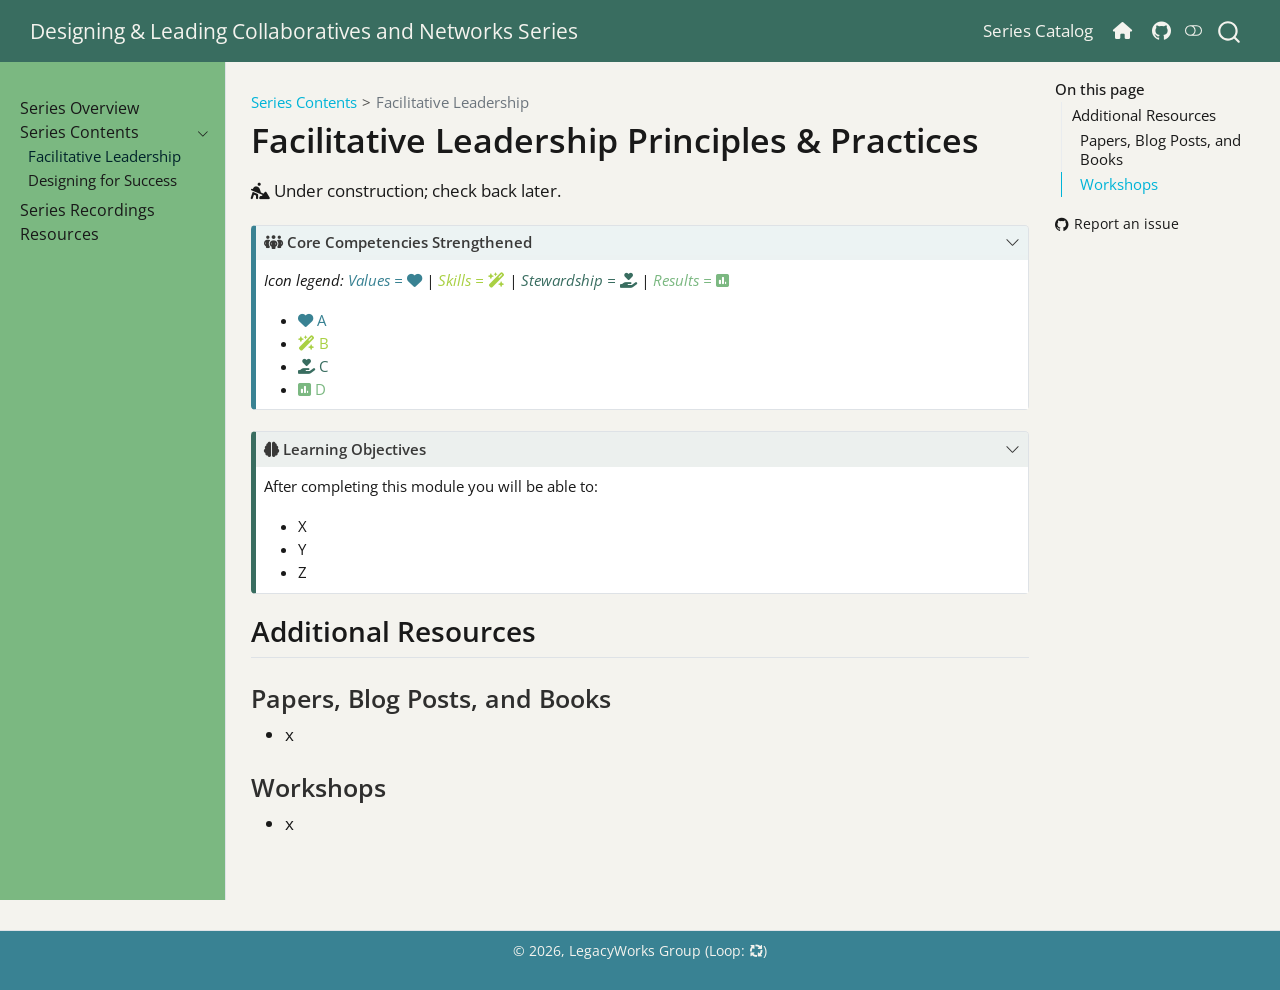
<file: content/facilitative-leadership.html>
<!DOCTYPE html>
<html xmlns="http://www.w3.org/1999/xhtml" lang="en" xml:lang="en"><head>

<meta charset="utf-8">
<meta name="generator" content="quarto-1.11.9">

<meta name="viewport" content="width=device-width, initial-scale=1.0, user-scalable=yes">


<title>Facilitative Leadership Principles &amp; Practices – Designing &amp; Leading Collaboratives and Networks Series</title>
<style>
/* Default styles provided by pandoc.
** See https://pandoc.org/MANUAL.html#variables-for-html for config info.
*/
span.smallcaps{font-variant: small-caps;}
div.columns{display: flex; gap: 1.5em;}
div.column{flex: auto;}
@media screen {
div.columns{gap: min(4vw, 1.5em);}
div.column{overflow-x: auto;}
}
div.hanging-indent{margin-left: 1.5em; text-indent: -1.5em;}
ul.task-list{list-style: none;}
ul.task-list li input[type="checkbox"] {
  width: 0.8em;
  margin: 0 0.8em 0.2em -1em; /* quarto-specific, see https://github.com/quarto-dev/quarto-cli/issues/4556 */ 
  vertical-align: middle;
}
</style>


<script src="../site_libs/quarto-nav/quarto-nav.js"></script>
<script src="../site_libs/quarto-nav/headroom.min.js"></script>
<script src="../site_libs/clipboard/clipboard.min.js"></script>
<script src="../site_libs/quarto-search/autocomplete.umd.js"></script>
<script src="../site_libs/quarto-search/fuse.min.js"></script>
<script src="../site_libs/quarto-search/quarto-search.js"></script>
<meta name="quarto:offset" content="../">
<link href="../content/images/logo_lwg-circle.png" rel="icon" type="image/png">
<script src="../site_libs/quarto-html/quarto.js" type="module"></script>
<script src="../site_libs/quarto-html/tabsets/tabsets.js" type="module"></script>
<script src="../site_libs/quarto-html/scrollable-regions/scrollable-regions.js" type="module"></script>
<script src="../site_libs/quarto-html/popper.min.js"></script>
<script src="../site_libs/quarto-html/tippy.umd.min.js"></script>
<script src="../site_libs/quarto-html/anchor.min.js"></script>
<link href="../site_libs/quarto-html/tippy.css" rel="stylesheet">
<link href="../site_libs/quarto-html/quarto-syntax-highlighting-63b5708e65d6cd79cd7618c58d0c21e7.css" rel="stylesheet" class="quarto-color-scheme" id="quarto-text-highlighting-styles">
<link href="../site_libs/quarto-html/quarto-syntax-highlighting-dark-447e42e69aaa9833c0ba1b986f430b20.css" rel="stylesheet" class="quarto-color-scheme quarto-color-alternate" id="quarto-text-highlighting-styles">
<link href="../site_libs/quarto-html/quarto-syntax-highlighting-63b5708e65d6cd79cd7618c58d0c21e7.css" rel="stylesheet" class="quarto-color-scheme-extra" id="quarto-text-highlighting-styles">
<script src="../site_libs/bootstrap/bootstrap.min.js"></script>
<link href="../site_libs/bootstrap/bootstrap-icons.css" rel="stylesheet">
<link href="../site_libs/bootstrap/bootstrap-e98da9be81661ecb6ac984ca3b5b6dd8.min.css" rel="stylesheet" append-hash="true" class="quarto-color-scheme" id="quarto-bootstrap" data-mode="light">
<link href="../site_libs/bootstrap/bootstrap-dark-90762f6b8fdf0c4e20819e556e25b376.min.css" rel="stylesheet" append-hash="true" class="quarto-color-scheme quarto-color-alternate" id="quarto-bootstrap" data-mode="dark">
<link href="../site_libs/bootstrap/bootstrap-e98da9be81661ecb6ac984ca3b5b6dd8.min.css" rel="stylesheet" append-hash="true" class="quarto-color-scheme-extra" id="quarto-bootstrap" data-mode="light">
<link href="../site_libs/quarto-contrib/fontawesome6-6.7.2/all.min.css" rel="stylesheet">
<link href="../site_libs/quarto-contrib/fontawesome6-6.7.2/latex-fontsize.css" rel="stylesheet">
<script id="quarto-search-options" type="application/json">{
  "location": "navbar",
  "copy-button": false,
  "collapse-after": 3,
  "panel-placement": "end",
  "type": "overlay",
  "limit": 50,
  "keyboard-shortcut": [
    "f",
    "/",
    "s"
  ],
  "show-item-context": false,
  "language": {
    "search-no-results-text": "No results",
    "search-matching-documents-text": "matching documents",
    "search-copy-link-title": "Copy link to search",
    "search-hide-matches-text": "Hide additional matches",
    "search-more-match-text": "more match in this document",
    "search-more-matches-text": "more matches in this document",
    "search-clear-button-title": "Clear",
    "search-text-placeholder": "",
    "search-detached-cancel-button-title": "Cancel",
    "search-submit-button-title": "Submit",
    "search-label": "Search"
  }
}</script>


</head>

<body class="nav-sidebar docked nav-fixed quarto-light"><a id="quarto-skip-link" class="visually-hidden-focusable" href="#quarto-document-content">Skip to main content</a><script id="quarto-html-before-body" type="application/javascript">
    const toggleBodyColorMode = (bsSheetEl) => {
      const mode = bsSheetEl.getAttribute("data-mode");
      const bodyEl = window.document.querySelector("body");
      if (mode === "dark") {
        bodyEl.classList.add("quarto-dark");
        bodyEl.classList.remove("quarto-light");
      } else {
        bodyEl.classList.add("quarto-light");
        bodyEl.classList.remove("quarto-dark");
      }
    }
    const toggleBodyColorPrimary = () => {
      const bsSheetEl = window.document.querySelector("link#quarto-bootstrap:not([rel=disabled-stylesheet])");
      if (bsSheetEl) {
        toggleBodyColorMode(bsSheetEl);
      }
    }
    const setColorSchemeToggle = (alternate) => {
      const toggles = window.document.querySelectorAll('.quarto-color-scheme-toggle');
      for (let i=0; i < toggles.length; i++) {
        const toggle = toggles[i];
        if (toggle) {
          toggle.setAttribute("aria-checked", alternate ? "true" : "false");
          if (alternate) {
            toggle.classList.add("alternate");
          } else {
            toggle.classList.remove("alternate");
          }
        }
      }
    };
    const toggleColorMode = (alternate) => {
      // Switch the stylesheets
      const primaryStylesheets = window.document.querySelectorAll('link.quarto-color-scheme:not(.quarto-color-alternate)');
      const alternateStylesheets = window.document.querySelectorAll('link.quarto-color-scheme.quarto-color-alternate');
      manageTransitions('#quarto-margin-sidebar .nav-link', false);
      if (alternate) {
        // note: dark is layered on light, we don't disable primary!
        enableStylesheet(alternateStylesheets);
        for (const sheetNode of alternateStylesheets) {
          if (sheetNode.id === "quarto-bootstrap") {
            toggleBodyColorMode(sheetNode);
          }
        }
      } else {
        disableStylesheet(alternateStylesheets);
        enableStylesheet(primaryStylesheets)
        toggleBodyColorPrimary();
      }
      manageTransitions('#quarto-margin-sidebar .nav-link', true);
      // Switch the toggles
      setColorSchemeToggle(alternate)
    }
    // Hack to workaround the fact that safari doesn't
    // properly recolor the scrollbar when toggling (#1455).
    // Not run on load: stylesheets are set before first paint there, and
    // scrolling would undo the scroll to a URL fragment (#14973).
    // The one pixel nudge keeps the reader where they were.
    const refreshSafariScrollbar = () => {
      if (navigator.userAgent.indexOf('Safari') > 0 && navigator.userAgent.indexOf('Chrome') == -1) {
        manageTransitions("body", false);
        const scrollY = window.scrollY;
        window.scrollTo(0, scrollY > 0 ? scrollY - 1 : 1);
        setTimeout(() => {
          window.scrollTo(0, scrollY);
          manageTransitions("body", true);
        }, 40);
      }
    }
    const disableStylesheet = (stylesheets) => {
      for (let i=0; i < stylesheets.length; i++) {
        const stylesheet = stylesheets[i];
        stylesheet.rel = 'disabled-stylesheet';
      }
    }
    const enableStylesheet = (stylesheets) => {
      for (let i=0; i < stylesheets.length; i++) {
        const stylesheet = stylesheets[i];
        if(stylesheet.rel !== 'stylesheet') { // for Chrome, which will still FOUC without this check
          stylesheet.rel = 'stylesheet';
        }
      }
    }
    const manageTransitions = (selector, allowTransitions) => {
      const els = window.document.querySelectorAll(selector);
      for (let i=0; i < els.length; i++) {
        const el = els[i];
        if (allowTransitions) {
          el.classList.remove('notransition');
        } else {
          el.classList.add('notransition');
        }
      }
    }
    const isFileUrl = () => {
      return window.location.protocol === 'file:';
    }
    const hasAlternateSentinel = () => {
      let styleSentinel = getColorSchemeSentinel();
      if (styleSentinel !== null) {
        return styleSentinel === "alternate";
      } else {
        return false;
      }
    }
    const setStyleSentinel = (alternate) => {
      const value = alternate ? "alternate" : "default";
      if (!isFileUrl()) {
        window.localStorage.setItem("quarto-color-scheme", value);
      } else {
        localAlternateSentinel = value;
      }
    }
    const getColorSchemeSentinel = () => {
      if (!isFileUrl()) {
        const storageValue = window.localStorage.getItem("quarto-color-scheme");
        return storageValue != null ? storageValue : localAlternateSentinel;
      } else {
        return localAlternateSentinel;
      }
    }
    const toggleGiscusIfUsed = (isAlternate, darkModeDefault) => {
      const baseTheme = document.querySelector('#giscus-base-theme')?.value ?? 'light';
      const alternateTheme = document.querySelector('#giscus-alt-theme')?.value ?? 'dark';
      let newTheme = '';
      if(authorPrefersDark) {
        newTheme = isAlternate ? baseTheme : alternateTheme;
      } else {
        newTheme = isAlternate ? alternateTheme : baseTheme;
      }
      const changeGiscusTheme = () => {
        // From: https://github.com/giscus/giscus/issues/336
        const sendMessage = (message) => {
          const iframe = document.querySelector('iframe.giscus-frame');
          if (!iframe) return;
          iframe.contentWindow.postMessage({ giscus: message }, 'https://giscus.app');
        }
        sendMessage({
          setConfig: {
            theme: newTheme
          }
        });
      }
      const isGiscussLoaded = window.document.querySelector('iframe.giscus-frame') !== null;
      if (isGiscussLoaded) {
        changeGiscusTheme();
      }
    };
    const authorPrefersDark = false;
    const darkModeDefault = authorPrefersDark;
      document.querySelector('link#quarto-text-highlighting-styles.quarto-color-scheme-extra').rel = 'disabled-stylesheet';
      document.querySelector('link#quarto-bootstrap.quarto-color-scheme-extra').rel = 'disabled-stylesheet';
    let localAlternateSentinel = darkModeDefault ? 'alternate' : 'default';
    // Dark / light mode switch
    window.quartoToggleColorScheme = () => {
      // Read the current dark / light value
      let toAlternate = !hasAlternateSentinel();
      toggleColorMode(toAlternate);
      refreshSafariScrollbar();
      setStyleSentinel(toAlternate);
      toggleGiscusIfUsed(toAlternate, darkModeDefault);
      window.dispatchEvent(new Event('resize'));
    };
    // Switch to dark mode if need be
    if (hasAlternateSentinel()) {
      toggleColorMode(true);
    } else {
      toggleColorMode(false);
    }
  </script>

<div id="quarto-search-results"></div>
  <header id="quarto-header" class="headroom fixed-top">
    <nav class="navbar navbar-expand-lg " data-bs-theme="dark" aria-label="Site">
      <div class="navbar-container container-fluid">
      <div class="navbar-brand-container mx-auto">
    <a class="navbar-brand" href="../index.html">
    <span class="navbar-title">Designing &amp; Leading Collaboratives and Networks Series</span>
    </a>
  </div>
          <button class="navbar-toggler" type="button" data-bs-toggle="collapse" data-bs-target="#navbarCollapse" aria-controls="navbarCollapse" aria-expanded="false" aria-label="Toggle navigation" onclick="if (window.quartoToggleHeadroom) { window.quartoToggleHeadroom(); }">
  <span class="navbar-toggler-icon"></span>
</button>
          <div class="collapse navbar-collapse" id="navbarCollapse">
            <ul class="navbar-nav navbar-nav-scroll ms-auto">
  <li class="nav-item">
    <a class="nav-link" href="https://legacyworksgroup.github.io/learning-catalog/"> 
<span class="menu-text">Series Catalog</span></a>
  </li>  
  <li class="nav-item">
    <a class="nav-link" href="https://legacyworksgroup.com/"> 
<span class="menu-text"><i class="fa-solid fa-house" aria-label="house"></i></span></a>
  </li>  
  <li class="nav-item compact">
    <a class="nav-link" href="https://github.com/LegacyWorksGroup/lead-collabs"> <i class="bi bi-github" role="img">
</i> 
<span class="menu-text"></span></a>
  </li>  
</ul>
          </div> <!-- /navcollapse -->
            <div class="quarto-navbar-tools">
  <button type="button" role="switch" aria-checked="false" class="quarto-color-scheme-toggle quarto-navigation-tool  px-1" onclick="window.quartoToggleColorScheme(); return false;" title="Toggle dark mode" aria-label="Toggle dark mode"><i class="bi"></i></button>
</div>
            <div id="quarto-search" class="" title="Search"></div>
      </div> <!-- /container-fluid -->
    </nav>
  <nav class="quarto-secondary-nav" aria-label="Toolbar">
    <div class="container-fluid d-flex">
      <button type="button" class="quarto-btn-toggle btn" data-bs-toggle="collapse" role="button" data-bs-target=".quarto-sidebar-collapse-item" aria-controls="quarto-sidebar" aria-expanded="false" aria-label="Toggle sidebar navigation" onclick="if (window.quartoToggleHeadroom) { window.quartoToggleHeadroom(); }">
        <i class="bi bi-layout-text-sidebar-reverse"></i>
      </button>
        <nav class="quarto-page-breadcrumbs" aria-label="Breadcrumbs"><ol class="breadcrumb"><li class="breadcrumb-item"><a href="../content/facilitative-leadership.html">Series Contents</a></li><li class="breadcrumb-item"><a href="../content/facilitative-leadership.html">Facilitative Leadership</a></li></ol></nav>
        <a class="flex-grow-1" data-bs-toggle="collapse" data-bs-target=".quarto-sidebar-collapse-item" onclick="if (window.quartoToggleHeadroom) { window.quartoToggleHeadroom(); }">      
        </a>
    </div>
  </nav>
</header>
<!-- content -->
<div id="quarto-content" class="quarto-container page-columns page-rows-contents page-layout-article page-navbar">
<!-- sidebar -->
  <nav id="quarto-sidebar" class="sidebar collapse collapse-horizontal quarto-sidebar-collapse-item sidebar-navigation docked overflow-auto" aria-label="Section">
    <div class="sidebar-menu-container"> 
    <ul class="list-unstyled mt-1">
        <li class="sidebar-item">
  <div class="sidebar-item-container"> 
  <a href="../index.html" class="sidebar-item-text sidebar-link">
 <span class="menu-text">Series Overview</span></a>
  </div>
</li>
        <li class="sidebar-item sidebar-item-section">
      <div class="sidebar-item-container"> 
            <button type="button" class="sidebar-item-text sidebar-item-toggle sidebar-link text-start" data-bs-toggle="collapse" data-bs-target="#quarto-sidebar-section-1" aria-controls="quarto-sidebar-section-1" aria-expanded="true">
 <span class="menu-text" id="quarto-sidebar-section-1-label">Series Contents</span><i class="bi bi-chevron-right" aria-hidden="true"></i></button>
      </div>
      <ul id="quarto-sidebar-section-1" aria-labelledby="quarto-sidebar-section-1-label" class="collapse list-unstyled sidebar-section depth1 show">  
          <li class="sidebar-item">
  <div class="sidebar-item-container"> 
  <a href="../content/facilitative-leadership.html" class="sidebar-item-text sidebar-link active">
 <span class="menu-text">Facilitative Leadership</span></a>
  </div>
</li>
          <li class="sidebar-item">
  <div class="sidebar-item-container"> 
  <a href="../content/success-design.html" class="sidebar-item-text sidebar-link">
 <span class="menu-text">Designing for Success</span></a>
  </div>
</li>
      </ul>
  </li>
        <li class="sidebar-item">
  <div class="sidebar-item-container"> 
  <a href="../recordings.html" class="sidebar-item-text sidebar-link">
 <span class="menu-text">Series Recordings</span></a>
  </div>
</li>
        <li class="sidebar-item">
  <div class="sidebar-item-container"> 
  <a href="../resources.html" class="sidebar-item-text sidebar-link">
 <span class="menu-text">Resources</span></a>
  </div>
</li>
    </ul>
    </div>
</nav>
<div id="quarto-sidebar-glass" class="quarto-sidebar-collapse-item" data-bs-toggle="collapse" data-bs-target=".quarto-sidebar-collapse-item"></div>
<!-- margin-sidebar -->
    <div id="quarto-margin-sidebar" class="sidebar margin-sidebar">
        <nav id="TOC" role="doc-toc" aria-labelledby="toc-title" class="toc-active">
    <h2 id="toc-title">On this page</h2>
   
  <ul>
  <li><a href="#additional-resources" id="toc-additional-resources" class="nav-link active" data-scroll-target="#additional-resources">Additional Resources</a>
  <ul class="collapse">
  <li><a href="#papers-blog-posts-and-books" id="toc-papers-blog-posts-and-books" class="nav-link" data-scroll-target="#papers-blog-posts-and-books">Papers, Blog Posts, and Books</a></li>
  <li><a href="#workshops" id="toc-workshops" class="nav-link" data-scroll-target="#workshops">Workshops</a></li>
  </ul></li>
  </ul>
<div class="toc-actions"><ul><li><a href="https://github.com/LegacyWorksGroup/lead-collabs/issues/new" class="toc-action"><i class="bi bi-github"></i>Report an issue</a></li></ul></div></nav>
    </div>
<!-- main -->
<main class="content" id="quarto-document-content" tabindex="-1">


<header id="title-block-header" class="quarto-title-block default"><nav class="quarto-page-breadcrumbs quarto-title-breadcrumbs d-none d-lg-block" aria-label="Breadcrumbs"><ol class="breadcrumb"><li class="breadcrumb-item"><a href="../content/facilitative-leadership.html">Series Contents</a></li><li class="breadcrumb-item"><a href="../content/facilitative-leadership.html">Facilitative Leadership</a></li></ol></nav>
<div class="quarto-title">
<h1 class="title">Facilitative Leadership Principles &amp; Practices</h1>
</div>



<div class="quarto-title-meta">

    
  
    
  </div>
  


</header>


<meta name="robots" content="noindex, nofollow">
<p><i class="fa-solid fa-person-digging" aria-label="person-digging"></i> Under construction; check back later.</p>
<div class="callout callout-style-default callout-note no-icon callout-titled">
<div class="callout-header d-flex align-content-center" data-bs-toggle="collapse" data-bs-target=".callout-1-contents" aria-controls="callout-1" aria-expanded="true" aria-label="Toggle callout">
<div class="callout-icon-container">
<i class="callout-icon no-icon"></i>
</div>
<div class="callout-title-container flex-fill">
<span class="screen-reader-only">Note</span><i class="fa-solid fa-people-group" aria-label="people-group"></i> Core Competencies Strengthened
</div>
<div class="callout-btn-toggle d-inline-block border-0 py-1 ps-1 pe-0 float-end"><i class="callout-toggle"></i></div>
</div>
<div id="callout-1" class="callout-1-contents callout-collapse collapse show">
<div class="callout-body-container callout-body">
<p><em>Icon legend: <span class="cc-value">Values = <i class="fa-solid fa-heart" aria-label="heart"></i></span> | <span class="cc-skill">Skills = <i class="fa-solid fa-wand-magic-sparkles" aria-label="wand-magic-sparkles"></i></span> | <span class="cc-steward">Stewardship = <i class="fa-solid fa-hand-holding-heart" aria-label="hand-holding-heart"></i></span> | <span class="cc-result">Results = <i class="fa-solid fa-square-poll-vertical" aria-label="square-poll-vertical"></i></span></em></p>
<ul>
<li><span class="cc-value"><i class="fa-solid fa-heart" aria-label="heart"></i> A</span></li>
<li><span class="cc-skill"><i class="fa-solid fa-wand-magic-sparkles" aria-label="wand-magic-sparkles"></i> B</span></li>
<li><span class="cc-steward"><i class="fa-solid fa-hand-holding-heart" aria-label="hand-holding-heart"></i> C</span></li>
<li><span class="cc-result"><i class="fa-solid fa-square-poll-vertical" aria-label="square-poll-vertical"></i> D</span></li>
</ul>
</div>
</div>
</div>
<div class="callout callout-style-default callout-tip no-icon callout-titled">
<div class="callout-header d-flex align-content-center" data-bs-toggle="collapse" data-bs-target=".callout-2-contents" aria-controls="callout-2" aria-expanded="true" aria-label="Toggle callout">
<div class="callout-icon-container">
<i class="callout-icon no-icon"></i>
</div>
<div class="callout-title-container flex-fill">
<span class="screen-reader-only">Tip</span><i class="fa-solid fa-brain" aria-label="brain"></i> Learning Objectives
</div>
<div class="callout-btn-toggle d-inline-block border-0 py-1 ps-1 pe-0 float-end"><i class="callout-toggle"></i></div>
</div>
<div id="callout-2" class="callout-2-contents callout-collapse collapse show">
<div class="callout-body-container callout-body">
<p>After completing this module you will be able to:</p>
<ul>
<li>X</li>
<li>Y</li>
<li>Z</li>
</ul>
</div>
</div>
</div>
<section id="additional-resources" class="level2">
<h2 class="anchored" data-anchor-id="additional-resources">Additional Resources</h2>
<section id="papers-blog-posts-and-books" class="level3">
<h3 class="anchored" data-anchor-id="papers-blog-posts-and-books">Papers, Blog Posts, and Books</h3>
<ul>
<li>x</li>
</ul>
</section>
<section id="workshops" class="level3">
<h3 class="anchored" data-anchor-id="workshops">Workshops</h3>
<ul>
<li>x</li>
</ul>


</section>
</section>

</main> <!-- /main -->
<script id="quarto-html-after-body" type="application/javascript">
  window.document.addEventListener("DOMContentLoaded", function (event) {
    // Ensure there is a toggle, if there isn't float one in the top right
    if (window.document.querySelector('.quarto-color-scheme-toggle') === null) {
      const toggle = window.document.createElement('button');
      toggle.type = "button";
      toggle.setAttribute("role", "switch");
      toggle.setAttribute("aria-checked", "false");
      toggle.classList.add('top-right');
      toggle.classList.add('quarto-color-scheme-toggle');
      toggle.setAttribute("aria-label", "Toggle dark mode");
      toggle.onclick = function() { try { window.quartoToggleColorScheme(); } catch {} return false; };
      const i = window.document.createElement("i");
      i.classList.add('bi');
      toggle.appendChild(i);
      // Put the toggle in a landmark of its own, so that landmark navigation
      // can reach it.
      //
      // The container is always a fresh direct child of body, and the toggle is
      // never moved into page furniture that the theme or the author controls.
      // The toggle is positioned against the page, so any ancestor that
      // establishes a containing block captures it: a positioned element or a
      // grid for position: absolute, and transform, filter, will-change or
      // contain for position: fixed. A direct child of body has none of these
      // to inherit, and the shift when one appears is silent and visual.
      //
      // ARIA says a document should have at most one banner, and axe reports a
      // duplicate whether or not the banners carry distinct labels. So use a
      // header when the page has no banner yet, and a named region otherwise.
      //
      // A header is a banner wherever it sits, unless it is inside sectioning
      // content, so this cannot just look at the children of body: a custom
      // page layout wraps the title block header in a plain div. An explicit
      // role="banner" always counts.
      const sectioning = 'article, aside, main, nav, section, [role="article"], [role="complementary"], [role="main"], [role="navigation"], [role="region"]';
      const hasBanner = Array.from(
        window.document.querySelectorAll('header:not([role]), [role="banner"]')
      ).some(function(el) {
        return el.hasAttribute("role") || el.closest(sectioning) === null;
      });
      const container = window.document.createElement(hasBanner ? "div" : "header");
      if (hasBanner) {
        container.setAttribute("role", "region");
        container.setAttribute("aria-label", "Toggle dark mode");
      }
      container.classList.add('quarto-color-scheme-toggle-container');
      container.appendChild(toggle);
      window.document.body.appendChild(container);
    }
    setColorSchemeToggle(hasAlternateSentinel())
    const icon = "";
    const anchorJS = new window.AnchorJS();
    anchorJS.options = {
      placement: 'right',
      icon: icon
    };
    anchorJS.add('.anchored');
    const isCodeAnnotation = (el) => {
      for (const clz of el.classList) {
        if (clz.startsWith('code-annotation-')) {                     
          return true;
        }
      }
      return false;
    }
    const onCopySuccess = function(e) {
      // button target
      const button = e.trigger;
      // don't keep focus
      button.blur();
      // flash "checked"
      button.classList.add('code-copy-button-checked');
      var currentTitle = button.getAttribute("title");
      button.setAttribute("title", "Copied!");
      let tooltip;
      if (window.bootstrap) {
        button.setAttribute("data-bs-toggle", "tooltip");
        button.setAttribute("data-bs-placement", "left");
        button.setAttribute("data-bs-title", "Copied!");
        tooltip = new bootstrap.Tooltip(button, 
          { trigger: "manual", 
            customClass: "code-copy-button-tooltip",
            offset: [0, -8]});
        tooltip.show();    
      }
      setTimeout(function() {
        if (tooltip) {
          tooltip.hide();
          button.removeAttribute("data-bs-title");
          button.removeAttribute("data-bs-toggle");
          button.removeAttribute("data-bs-placement");
        }
        button.setAttribute("title", currentTitle);
        button.classList.remove('code-copy-button-checked');
      }, 1000);
      // clear code selection
      e.clearSelection();
    }
    const getTextToCopy = function(trigger) {
      const outerScaffold = trigger.parentElement.cloneNode(true);
      const codeEl = outerScaffold.querySelector('code');
      for (const childEl of codeEl.children) {
        if (isCodeAnnotation(childEl)) {
          childEl.remove();
        }
      }
      return codeEl.innerText;
    }
    const clipboard = new window.ClipboardJS('.code-copy-button:not([data-in-quarto-modal])', {
      text: getTextToCopy
    });
    clipboard.on('success', onCopySuccess);
    if (window.document.getElementById('quarto-embedded-source-code-modal')) {
      const clipboardModal = new window.ClipboardJS('.code-copy-button[data-in-quarto-modal]', {
        text: getTextToCopy,
        container: window.document.getElementById('quarto-embedded-source-code-modal')
      });
      clipboardModal.on('success', onCopySuccess);
    }
      var localhostRegex = new RegExp(/^(?:http|https):\/\/localhost\:?[0-9]*\//);
      var mailtoRegex = new RegExp(/^mailto:/);
        var filterRegex = new RegExp("https:\/\/LegacyWorksGroup\.github\.io\/lead-collabs\/");
      const newWindowLabel = "(opens in a new tab)";
      const newWindowNoteId = "quarto-ext-newwindow-label";
      // Links reference one hidden label through aria-describedby, so the
      // announcement never changes their accessible name.
      var describeNewWindow = (link) => {
        if (!window.document.getElementById(newWindowNoteId)) {
          var newWindowNote = window.document.createElement("span");
          newWindowNote.id = newWindowNoteId;
          newWindowNote.hidden = true;
          newWindowNote.textContent = newWindowLabel;
          window.document.body.appendChild(newWindowNote);
        }
        var describedBy = (link.getAttribute("aria-describedby") || "").split(/\s+/).filter(Boolean);
        if (!describedBy.includes(newWindowNoteId)) {
          describedBy.push(newWindowNoteId);
          link.setAttribute("aria-describedby", describedBy.join(" "));
        }
      }
      var isInternal = (href) => {
          return filterRegex.test(href) || localhostRegex.test(href) || mailtoRegex.test(href);
      }
      // Inspect non-navigation links and adorn them if external
      window.quartoDecorateExternalLinks = function (root) {
     var links = (root || window.document).querySelectorAll('a[href]:not(.nav-link):not(.navbar-brand):not(.toc-action):not(.sidebar-link):not(.sidebar-item-toggle):not(.pagination-link):not(.no-external):not([aria-hidden]):not(.dropdown-item):not(.quarto-navigation-tool):not(.about-link)');
      for (var i=0; i<links.length; i++) {
        const link = links[i];
        if (!isInternal(link.href)) {
          // undo the damage that might have been done by quarto-nav.js in the case of
          // links that we want to consider external
          if (link.dataset.originalHref !== undefined) {
            link.href = link.dataset.originalHref;
          }
            // target, if specified
            link.setAttribute("target", "_blank");
            if (link.getAttribute("rel") === null) {
              link.setAttribute("rel", "noopener");
            }
            describeNewWindow(link);
          if (!link.classList.contains('no-external-icon')) {
          }
        }
      }
      };
      window.quartoDecorateExternalLinks(window.document);
    // Esc closes the popup (WCAG 1.4.13) and focus leaving both trigger and
    // popup closes it (WCAG 2.4.11); tippy handles neither for interactive popups.
    const hideOnEscAndFocusOut = {
      name: 'hideOnEscAndFocusOut',
      defaultValue: true,
      fn(instance) {
        const dismiss = () => {
          // A show scheduled by the trigger delay would otherwise reopen it
          instance.clearDelayTimeouts();
          instance.hide();
        };
        const onKeyDown = (event) => {
          if (event.key !== 'Escape') {
            return;
          }
          // Keep Esc from also reaching page handlers (e.g. reveal.js overview),
          // except an open reveal.js slide menu, which Esc should close too.
          // The menu handles keys only when its keyboard option is on.
          const menuHandlesEsc = window.Reveal?.getPlugin?.('menu')?.isOpen() &&
            window.Reveal.getConfig().menu?.keyboard !== false;
          if (!menuHandlesEsc) {
            event.stopPropagation();
          }
          if (instance.popper.contains(window.document.activeElement)) {
            // Disabled while refocusing so the focus trigger does not reopen it
            instance.disable();
            instance.reference.focus();
            instance.enable();
          }
          dismiss();
        };
        const onFocusOut = (event) => {
          const target = event.relatedTarget;
          if (target && !instance.reference.contains(target) &&
              !instance.popper.contains(target)) {
            dismiss();
          }
        };
        // On the trigger too: a click trigger (code-annotations: select) has no
        // blur handling. Attached for the instance's lifetime so leaving the
        // trigger also cancels a show still pending on the trigger delay.
        instance.reference.addEventListener('focusout', onFocusOut);
        return {
          onShow() {
            window.document.addEventListener('keydown', onKeyDown, true);
            instance.popper.addEventListener('focusout', onFocusOut);
          },
          onHide() {
            window.document.removeEventListener('keydown', onKeyDown, true);
            instance.popper.removeEventListener('focusout', onFocusOut);
          },
          onDestroy() {
            instance.reference.removeEventListener('focusout', onFocusOut);
          },
        };
      },
    };
    function tippyHover(el, contentFn, onTriggerFn, onUntriggerFn) {
      const config = {
        allowHTML: true,
        maxWidth: 500,
        delay: 100,
        arrow: false,
        appendTo: function(el) {
            return el.parentElement;
        },
        interactive: true,
        interactiveBorder: 10,
        theme: 'quarto',
        placement: 'bottom-start',
        plugins: [hideOnEscAndFocusOut],
      };
      if (contentFn) {
        config.content = contentFn;
      }
      if (onTriggerFn) {
        config.onTrigger = onTriggerFn;
      }
      if (onUntriggerFn) {
        config.onUntrigger = onUntriggerFn;
      }
      window.tippy(el, config); 
    }
    const noterefs = window.document.querySelectorAll('a[role="doc-noteref"]');
    for (var i=0; i<noterefs.length; i++) {
      const ref = noterefs[i];
      tippyHover(ref, function() {
        // use id or data attribute instead here
        let href = ref.getAttribute('data-footnote-href') || ref.getAttribute('href');
        try { href = new URL(href).hash; } catch {}
        const id = href.replace(/^#\/?/, "");
        const note = window.document.getElementById(id);
        if (note) {
          return note.innerHTML;
        } else {
          return "";
        }
      });
    }
    const xrefs = window.document.querySelectorAll('a.quarto-xref');
    const processXRef = (id, note) => {
      // Strip column container classes
      const stripColumnClz = (el) => {
        el.classList.remove("page-full", "page-columns");
        if (el.children) {
          for (const child of el.children) {
            stripColumnClz(child);
          }
        }
      }
      stripColumnClz(note)
      if (id === null || id.startsWith('sec-')) {
        // Special case sections, only their first couple elements
        const container = document.createElement("div");
        if (note.children && note.children.length > 2) {
          container.appendChild(note.children[0].cloneNode(true));
          for (let i = 1; i < note.children.length; i++) {
            const child = note.children[i];
            if (child.tagName === "P" && child.innerText === "") {
              continue;
            } else {
              container.appendChild(child.cloneNode(true));
              break;
            }
          }
          if (window.Quarto?.typesetMath) {
            window.Quarto.typesetMath(container);
          }
          return container.innerHTML
        } else {
          if (window.Quarto?.typesetMath) {
            window.Quarto.typesetMath(note);
          }
          return note.innerHTML;
        }
      } else {
        // Remove any anchor links if they are present
        const anchorLink = note.querySelector('a.anchorjs-link');
        if (anchorLink) {
          anchorLink.remove();
        }
        if (window.Quarto?.typesetMath) {
          window.Quarto.typesetMath(note);
        }
        if (note.classList.contains("callout")) {
          return note.outerHTML;
        } else {
          return note.innerHTML;
        }
      }
    }
    for (var i=0; i<xrefs.length; i++) {
      const xref = xrefs[i];
      tippyHover(xref, undefined, function(instance) {
        instance.disable();
        let url = xref.getAttribute('href');
        let hash = undefined; 
        if (url.startsWith('#')) {
          hash = url;
        } else {
          try { hash = new URL(url).hash; } catch {}
        }
        if (hash) {
          const id = hash.replace(/^#\/?/, "");
          const note = window.document.getElementById(id);
          if (note !== null) {
            try {
              const html = processXRef(id, note.cloneNode(true));
              instance.setContent(html);
            } finally {
              instance.enable();
              instance.show();
            }
          } else {
            // See if we can fetch this
            fetch(url.split('#')[0])
            .then(res => res.text())
            .then(html => {
              const parser = new DOMParser();
              const htmlDoc = parser.parseFromString(html, "text/html");
              const note = htmlDoc.getElementById(id);
              if (note !== null) {
                const html = processXRef(id, note);
                instance.setContent(html);
              } 
            }).finally(() => {
              instance.enable();
              instance.show();
            });
          }
        } else {
          // See if we can fetch a full url (with no hash to target)
          // This is a special case and we should probably do some content thinning / targeting
          fetch(url)
          .then(res => res.text())
          .then(html => {
            const parser = new DOMParser();
            const htmlDoc = parser.parseFromString(html, "text/html");
            const note = htmlDoc.querySelector('main.content');
            if (note !== null) {
              // This should only happen for chapter cross references
              // (since there is no id in the URL)
              // remove the first header
              if (note.children.length > 0 && note.children[0].tagName === "HEADER") {
                note.children[0].remove();
              }
              const html = processXRef(null, note);
              instance.setContent(html);
            } 
          }).finally(() => {
            instance.enable();
            instance.show();
          });
        }
      }, function(instance) {
      });
    }
        let selectedAnnoteEl;
        const selectorForAnnotation = ( cell, annotation) => {
          let cellAttr = 'data-code-cell="' + cell + '"';
          let lineAttr = 'data-code-annotation="' +  annotation + '"';
          const selector = 'span[' + cellAttr + '][' + lineAttr + ']';
          return selector;
        }
        const selectCodeLines = (annoteEl) => {
          const doc = window.document;
          const targetCell = annoteEl.getAttribute("data-target-cell");
          const targetAnnotation = annoteEl.getAttribute("data-target-annotation");
          const annoteSpan = window.document.querySelector(selectorForAnnotation(targetCell, targetAnnotation));
          const lines = annoteSpan.getAttribute("data-code-lines").split(",");
          const lineIds = lines.map((line) => {
            return targetCell + "-" + line;
          })
          // Each band is positioned against its own containing block, which is
          // not the offsetParent of the lines, so place it from client rects.
          const placeBand = (band, firstEl, lastEl, codeBlock) => {
            const container = band.offsetParent;
            if (container === null) {
              return;
            }
            const containerRect = container.getBoundingClientRect();
            // Reveal.js scales slides with a transform, so convert client
            // pixels back to the CSS pixels of the container.
            const scale = containerRect.height / container.offsetHeight || 1;
            const firstRect = firstEl.getBoundingClientRect();
            const lastRect = lastEl.getBoundingClientRect();
            const top = (firstRect.top - containerRect.top) / scale - container.clientTop + container.scrollTop;
            const height = (lastRect.bottom - firstRect.top) / scale;
            band.style.top = top - 2 + "px";
            band.style.height = height + 4 + "px";
            if (codeBlock) {
              // Without the copy button wrapper, the containing block is wider
              // than the code block, so span the code block explicitly.
              const blockRect = codeBlock.getBoundingClientRect();
              band.style.left = (blockRect.left - containerRect.left) / scale - container.clientLeft + container.scrollLeft + "px";
              band.style.width = blockRect.width / scale + "px";
            }
          };
          if (lineIds.length > 0) {
            const el = window.document.getElementById(lineIds[0]);
            const lastEl = window.document.getElementById(lineIds[lineIds.length - 1]);
            const parent = el.parentElement.parentElement;
            // cook up a div (if necessary) and position it
            let div = window.document.getElementById("code-annotation-line-highlight");
            if (div === null) {
              div = window.document.createElement("div");
              div.setAttribute("id", "code-annotation-line-highlight");
              div.style.position = 'absolute';
              parent.appendChild(div);
            }
            placeBand(div, el, lastEl, parent.closest("div.sourceCode") || parent);
            let gutterDiv = window.document.getElementById("code-annotation-line-highlight-gutter");
            if (gutterDiv === null) {
              gutterDiv = window.document.createElement("div");
              gutterDiv.setAttribute("id", "code-annotation-line-highlight-gutter");
              gutterDiv.style.position = 'absolute';
              const codeCell = window.document.getElementById(targetCell);
              const gutter = codeCell.querySelector('.code-annotation-gutter');
              gutter.appendChild(gutterDiv);
            }
            placeBand(gutterDiv, el, lastEl);
            selectedAnnoteEl = annoteEl;
          }
        };
        const unselectCodeLines = () => {
          const elementsIds = ["code-annotation-line-highlight", "code-annotation-line-highlight-gutter"];
          elementsIds.forEach((elId) => {
            const div = window.document.getElementById(elId);
            if (div) {
              div.remove();
            }
          });
          selectedAnnoteEl = undefined;
        };
          // Handle positioning of the toggle
      window.addEventListener(
        "resize",
        throttle(() => {
          elRect = undefined;
          if (selectedAnnoteEl) {
            selectCodeLines(selectedAnnoteEl);
          }
        }, 10)
      );
      function throttle(fn, ms) {
      let throttle = false;
      let timer;
        return (...args) => {
          if(!throttle) { // first call gets through
              fn.apply(this, args);
              throttle = true;
          } else { // all the others get throttled
              if(timer) clearTimeout(timer); // cancel #2
              timer = setTimeout(() => {
                fn.apply(this, args);
                timer = throttle = false;
              }, ms);
          }
        };
      }
        // Attach click handler to the DT
        const annoteDls = window.document.querySelectorAll('dt[data-target-cell]');
        for (const annoteDlNode of annoteDls) {
          annoteDlNode.addEventListener('click', (event) => {
            const clickedEl = event.target;
            if (clickedEl !== selectedAnnoteEl) {
              unselectCodeLines();
              const activeEl = window.document.querySelector('dt[data-target-cell].code-annotation-active');
              if (activeEl) {
                activeEl.classList.remove('code-annotation-active');
              }
              selectCodeLines(clickedEl);
              clickedEl.classList.add('code-annotation-active');
            } else {
              // Unselect the line
              unselectCodeLines();
              clickedEl.classList.remove('code-annotation-active');
            }
          });
        }
    const findCites = (el) => {
      const parentEl = el.parentElement;
      if (parentEl) {
        const cites = parentEl.dataset.cites;
        if (cites) {
          return {
            el,
            cites: cites.split(' ')
          };
        } else {
          return findCites(el.parentElement)
        }
      } else {
        return undefined;
      }
    };
    var bibliorefs = window.document.querySelectorAll('a[role="doc-biblioref"]');
    for (var i=0; i<bibliorefs.length; i++) {
      const ref = bibliorefs[i];
      const citeInfo = findCites(ref);
      if (citeInfo) {
        tippyHover(citeInfo.el, function() {
          var popup = window.document.createElement('div');
          citeInfo.cites.forEach(function(cite) {
            var citeDiv = window.document.createElement('div');
            citeDiv.classList.add('hanging-indent');
            citeDiv.classList.add('csl-entry');
            var biblioDiv = window.document.getElementById('ref-' + cite);
            if (biblioDiv) {
              citeDiv.innerHTML = biblioDiv.innerHTML;
            }
            popup.appendChild(citeDiv);
          });
          return popup.innerHTML;
        });
      }
    }
  });
  </script>
  <script type="application/javascript">
  window.quartoScrollableRegionsLabels = {"code":"Scrollable code","output":"Scrollable output"};
  </script>
</div> <!-- /content -->
<footer class="footer">
  <div class="nav-footer">
    <div class="nav-footer-left">
      &nbsp;
    </div>   
    <div class="nav-footer-center">
<p>© 2026, LegacyWorks Group (Loop: <a href="https://sites.google.com/legacyworksgroup.com/legacy-loop/legacyloop"><i class="fa-solid fa-arrows-spin" aria-label="arrows-spin"></i></a>)</p>
<div class="toc-actions d-sm-block d-md-none"><ul><li><a href="https://github.com/LegacyWorksGroup/lead-collabs/issues/new" class="toc-action"><i class="bi bi-github"></i>Report an issue</a></li></ul></div></div>
    <div class="nav-footer-right">
      &nbsp;
    </div>
  </div>
</footer>




</body></html>
</file>
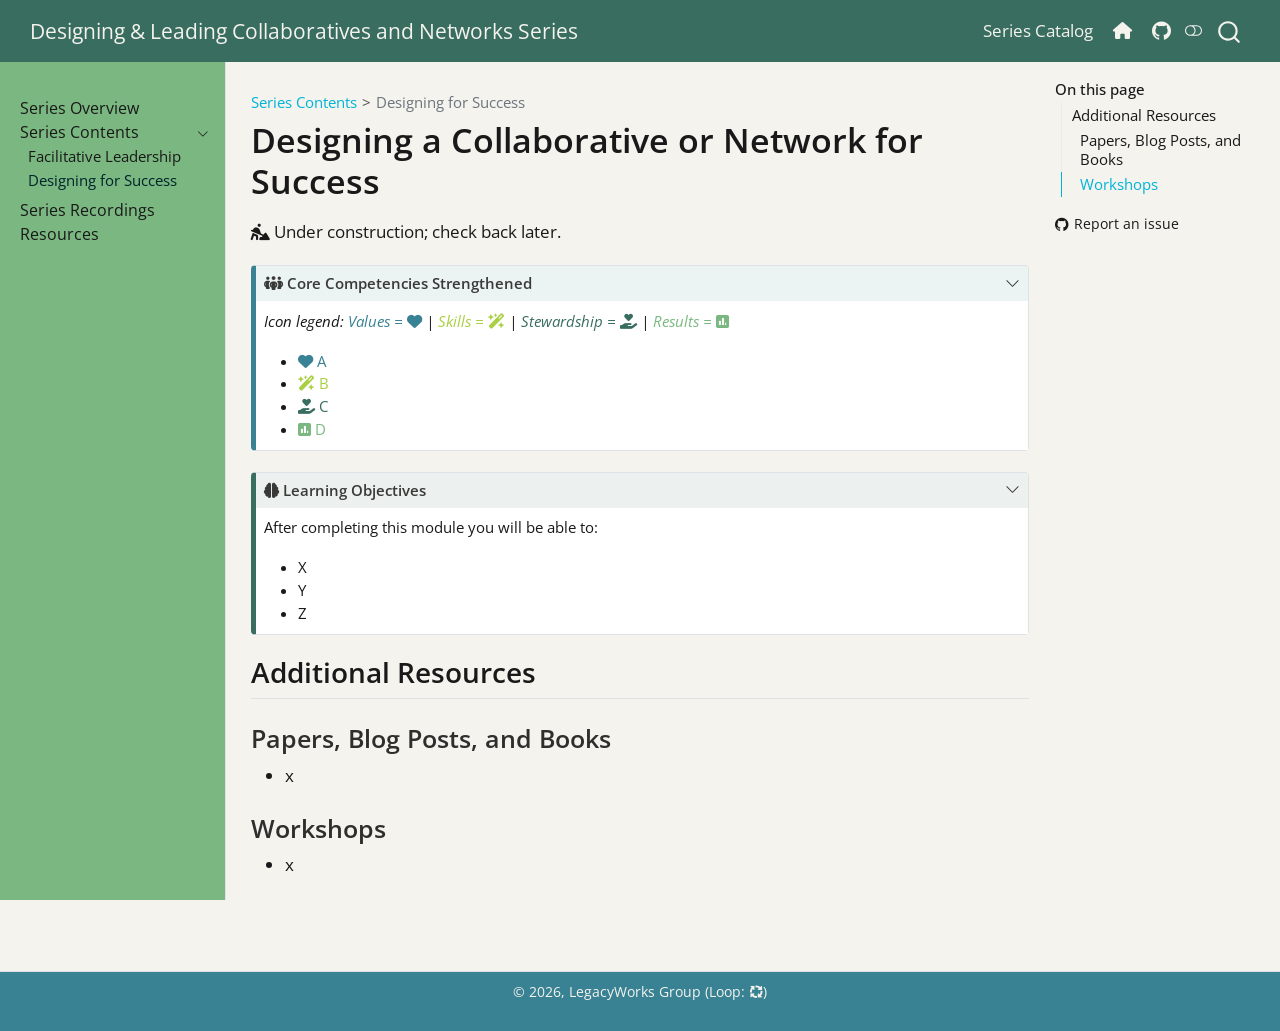
<file: content/success-design.html>
<!DOCTYPE html>
<html xmlns="http://www.w3.org/1999/xhtml" lang="en" xml:lang="en"><head>

<meta charset="utf-8">
<meta name="generator" content="quarto-1.11.9">

<meta name="viewport" content="width=device-width, initial-scale=1.0, user-scalable=yes">


<title>Designing a Collaborative or Network for Success – Designing &amp; Leading Collaboratives and Networks Series</title>
<style>
/* Default styles provided by pandoc.
** See https://pandoc.org/MANUAL.html#variables-for-html for config info.
*/
span.smallcaps{font-variant: small-caps;}
div.columns{display: flex; gap: 1.5em;}
div.column{flex: auto;}
@media screen {
div.columns{gap: min(4vw, 1.5em);}
div.column{overflow-x: auto;}
}
div.hanging-indent{margin-left: 1.5em; text-indent: -1.5em;}
ul.task-list{list-style: none;}
ul.task-list li input[type="checkbox"] {
  width: 0.8em;
  margin: 0 0.8em 0.2em -1em; /* quarto-specific, see https://github.com/quarto-dev/quarto-cli/issues/4556 */ 
  vertical-align: middle;
}
</style>


<script src="../site_libs/quarto-nav/quarto-nav.js"></script>
<script src="../site_libs/quarto-nav/headroom.min.js"></script>
<script src="../site_libs/clipboard/clipboard.min.js"></script>
<script src="../site_libs/quarto-search/autocomplete.umd.js"></script>
<script src="../site_libs/quarto-search/fuse.min.js"></script>
<script src="../site_libs/quarto-search/quarto-search.js"></script>
<meta name="quarto:offset" content="../">
<link href="../content/images/logo_lwg-circle.png" rel="icon" type="image/png">
<script src="../site_libs/quarto-html/quarto.js" type="module"></script>
<script src="../site_libs/quarto-html/tabsets/tabsets.js" type="module"></script>
<script src="../site_libs/quarto-html/scrollable-regions/scrollable-regions.js" type="module"></script>
<script src="../site_libs/quarto-html/popper.min.js"></script>
<script src="../site_libs/quarto-html/tippy.umd.min.js"></script>
<script src="../site_libs/quarto-html/anchor.min.js"></script>
<link href="../site_libs/quarto-html/tippy.css" rel="stylesheet">
<link href="../site_libs/quarto-html/quarto-syntax-highlighting-63b5708e65d6cd79cd7618c58d0c21e7.css" rel="stylesheet" class="quarto-color-scheme" id="quarto-text-highlighting-styles">
<link href="../site_libs/quarto-html/quarto-syntax-highlighting-dark-447e42e69aaa9833c0ba1b986f430b20.css" rel="stylesheet" class="quarto-color-scheme quarto-color-alternate" id="quarto-text-highlighting-styles">
<link href="../site_libs/quarto-html/quarto-syntax-highlighting-63b5708e65d6cd79cd7618c58d0c21e7.css" rel="stylesheet" class="quarto-color-scheme-extra" id="quarto-text-highlighting-styles">
<script src="../site_libs/bootstrap/bootstrap.min.js"></script>
<link href="../site_libs/bootstrap/bootstrap-icons.css" rel="stylesheet">
<link href="../site_libs/bootstrap/bootstrap-e98da9be81661ecb6ac984ca3b5b6dd8.min.css" rel="stylesheet" append-hash="true" class="quarto-color-scheme" id="quarto-bootstrap" data-mode="light">
<link href="../site_libs/bootstrap/bootstrap-dark-90762f6b8fdf0c4e20819e556e25b376.min.css" rel="stylesheet" append-hash="true" class="quarto-color-scheme quarto-color-alternate" id="quarto-bootstrap" data-mode="dark">
<link href="../site_libs/bootstrap/bootstrap-e98da9be81661ecb6ac984ca3b5b6dd8.min.css" rel="stylesheet" append-hash="true" class="quarto-color-scheme-extra" id="quarto-bootstrap" data-mode="light">
<link href="../site_libs/quarto-contrib/fontawesome6-6.7.2/all.min.css" rel="stylesheet">
<link href="../site_libs/quarto-contrib/fontawesome6-6.7.2/latex-fontsize.css" rel="stylesheet">
<script id="quarto-search-options" type="application/json">{
  "location": "navbar",
  "copy-button": false,
  "collapse-after": 3,
  "panel-placement": "end",
  "type": "overlay",
  "limit": 50,
  "keyboard-shortcut": [
    "f",
    "/",
    "s"
  ],
  "show-item-context": false,
  "language": {
    "search-no-results-text": "No results",
    "search-matching-documents-text": "matching documents",
    "search-copy-link-title": "Copy link to search",
    "search-hide-matches-text": "Hide additional matches",
    "search-more-match-text": "more match in this document",
    "search-more-matches-text": "more matches in this document",
    "search-clear-button-title": "Clear",
    "search-text-placeholder": "",
    "search-detached-cancel-button-title": "Cancel",
    "search-submit-button-title": "Submit",
    "search-label": "Search"
  }
}</script>


</head>

<body class="nav-sidebar docked nav-fixed quarto-light"><a id="quarto-skip-link" class="visually-hidden-focusable" href="#quarto-document-content">Skip to main content</a><script id="quarto-html-before-body" type="application/javascript">
    const toggleBodyColorMode = (bsSheetEl) => {
      const mode = bsSheetEl.getAttribute("data-mode");
      const bodyEl = window.document.querySelector("body");
      if (mode === "dark") {
        bodyEl.classList.add("quarto-dark");
        bodyEl.classList.remove("quarto-light");
      } else {
        bodyEl.classList.add("quarto-light");
        bodyEl.classList.remove("quarto-dark");
      }
    }
    const toggleBodyColorPrimary = () => {
      const bsSheetEl = window.document.querySelector("link#quarto-bootstrap:not([rel=disabled-stylesheet])");
      if (bsSheetEl) {
        toggleBodyColorMode(bsSheetEl);
      }
    }
    const setColorSchemeToggle = (alternate) => {
      const toggles = window.document.querySelectorAll('.quarto-color-scheme-toggle');
      for (let i=0; i < toggles.length; i++) {
        const toggle = toggles[i];
        if (toggle) {
          toggle.setAttribute("aria-checked", alternate ? "true" : "false");
          if (alternate) {
            toggle.classList.add("alternate");
          } else {
            toggle.classList.remove("alternate");
          }
        }
      }
    };
    const toggleColorMode = (alternate) => {
      // Switch the stylesheets
      const primaryStylesheets = window.document.querySelectorAll('link.quarto-color-scheme:not(.quarto-color-alternate)');
      const alternateStylesheets = window.document.querySelectorAll('link.quarto-color-scheme.quarto-color-alternate');
      manageTransitions('#quarto-margin-sidebar .nav-link', false);
      if (alternate) {
        // note: dark is layered on light, we don't disable primary!
        enableStylesheet(alternateStylesheets);
        for (const sheetNode of alternateStylesheets) {
          if (sheetNode.id === "quarto-bootstrap") {
            toggleBodyColorMode(sheetNode);
          }
        }
      } else {
        disableStylesheet(alternateStylesheets);
        enableStylesheet(primaryStylesheets)
        toggleBodyColorPrimary();
      }
      manageTransitions('#quarto-margin-sidebar .nav-link', true);
      // Switch the toggles
      setColorSchemeToggle(alternate)
    }
    // Hack to workaround the fact that safari doesn't
    // properly recolor the scrollbar when toggling (#1455).
    // Not run on load: stylesheets are set before first paint there, and
    // scrolling would undo the scroll to a URL fragment (#14973).
    // The one pixel nudge keeps the reader where they were.
    const refreshSafariScrollbar = () => {
      if (navigator.userAgent.indexOf('Safari') > 0 && navigator.userAgent.indexOf('Chrome') == -1) {
        manageTransitions("body", false);
        const scrollY = window.scrollY;
        window.scrollTo(0, scrollY > 0 ? scrollY - 1 : 1);
        setTimeout(() => {
          window.scrollTo(0, scrollY);
          manageTransitions("body", true);
        }, 40);
      }
    }
    const disableStylesheet = (stylesheets) => {
      for (let i=0; i < stylesheets.length; i++) {
        const stylesheet = stylesheets[i];
        stylesheet.rel = 'disabled-stylesheet';
      }
    }
    const enableStylesheet = (stylesheets) => {
      for (let i=0; i < stylesheets.length; i++) {
        const stylesheet = stylesheets[i];
        if(stylesheet.rel !== 'stylesheet') { // for Chrome, which will still FOUC without this check
          stylesheet.rel = 'stylesheet';
        }
      }
    }
    const manageTransitions = (selector, allowTransitions) => {
      const els = window.document.querySelectorAll(selector);
      for (let i=0; i < els.length; i++) {
        const el = els[i];
        if (allowTransitions) {
          el.classList.remove('notransition');
        } else {
          el.classList.add('notransition');
        }
      }
    }
    const isFileUrl = () => {
      return window.location.protocol === 'file:';
    }
    const hasAlternateSentinel = () => {
      let styleSentinel = getColorSchemeSentinel();
      if (styleSentinel !== null) {
        return styleSentinel === "alternate";
      } else {
        return false;
      }
    }
    const setStyleSentinel = (alternate) => {
      const value = alternate ? "alternate" : "default";
      if (!isFileUrl()) {
        window.localStorage.setItem("quarto-color-scheme", value);
      } else {
        localAlternateSentinel = value;
      }
    }
    const getColorSchemeSentinel = () => {
      if (!isFileUrl()) {
        const storageValue = window.localStorage.getItem("quarto-color-scheme");
        return storageValue != null ? storageValue : localAlternateSentinel;
      } else {
        return localAlternateSentinel;
      }
    }
    const toggleGiscusIfUsed = (isAlternate, darkModeDefault) => {
      const baseTheme = document.querySelector('#giscus-base-theme')?.value ?? 'light';
      const alternateTheme = document.querySelector('#giscus-alt-theme')?.value ?? 'dark';
      let newTheme = '';
      if(authorPrefersDark) {
        newTheme = isAlternate ? baseTheme : alternateTheme;
      } else {
        newTheme = isAlternate ? alternateTheme : baseTheme;
      }
      const changeGiscusTheme = () => {
        // From: https://github.com/giscus/giscus/issues/336
        const sendMessage = (message) => {
          const iframe = document.querySelector('iframe.giscus-frame');
          if (!iframe) return;
          iframe.contentWindow.postMessage({ giscus: message }, 'https://giscus.app');
        }
        sendMessage({
          setConfig: {
            theme: newTheme
          }
        });
      }
      const isGiscussLoaded = window.document.querySelector('iframe.giscus-frame') !== null;
      if (isGiscussLoaded) {
        changeGiscusTheme();
      }
    };
    const authorPrefersDark = false;
    const darkModeDefault = authorPrefersDark;
      document.querySelector('link#quarto-text-highlighting-styles.quarto-color-scheme-extra').rel = 'disabled-stylesheet';
      document.querySelector('link#quarto-bootstrap.quarto-color-scheme-extra').rel = 'disabled-stylesheet';
    let localAlternateSentinel = darkModeDefault ? 'alternate' : 'default';
    // Dark / light mode switch
    window.quartoToggleColorScheme = () => {
      // Read the current dark / light value
      let toAlternate = !hasAlternateSentinel();
      toggleColorMode(toAlternate);
      refreshSafariScrollbar();
      setStyleSentinel(toAlternate);
      toggleGiscusIfUsed(toAlternate, darkModeDefault);
      window.dispatchEvent(new Event('resize'));
    };
    // Switch to dark mode if need be
    if (hasAlternateSentinel()) {
      toggleColorMode(true);
    } else {
      toggleColorMode(false);
    }
  </script>

<div id="quarto-search-results"></div>
  <header id="quarto-header" class="headroom fixed-top">
    <nav class="navbar navbar-expand-lg " data-bs-theme="dark" aria-label="Site">
      <div class="navbar-container container-fluid">
      <div class="navbar-brand-container mx-auto">
    <a class="navbar-brand" href="../index.html">
    <span class="navbar-title">Designing &amp; Leading Collaboratives and Networks Series</span>
    </a>
  </div>
          <button class="navbar-toggler" type="button" data-bs-toggle="collapse" data-bs-target="#navbarCollapse" aria-controls="navbarCollapse" aria-expanded="false" aria-label="Toggle navigation" onclick="if (window.quartoToggleHeadroom) { window.quartoToggleHeadroom(); }">
  <span class="navbar-toggler-icon"></span>
</button>
          <div class="collapse navbar-collapse" id="navbarCollapse">
            <ul class="navbar-nav navbar-nav-scroll ms-auto">
  <li class="nav-item">
    <a class="nav-link" href="https://legacyworksgroup.github.io/learning-catalog/"> 
<span class="menu-text">Series Catalog</span></a>
  </li>  
  <li class="nav-item">
    <a class="nav-link" href="https://legacyworksgroup.com/"> 
<span class="menu-text"><i class="fa-solid fa-house" aria-label="house"></i></span></a>
  </li>  
  <li class="nav-item compact">
    <a class="nav-link" href="https://github.com/LegacyWorksGroup/lead-collabs"> <i class="bi bi-github" role="img">
</i> 
<span class="menu-text"></span></a>
  </li>  
</ul>
          </div> <!-- /navcollapse -->
            <div class="quarto-navbar-tools">
  <button type="button" role="switch" aria-checked="false" class="quarto-color-scheme-toggle quarto-navigation-tool  px-1" onclick="window.quartoToggleColorScheme(); return false;" title="Toggle dark mode" aria-label="Toggle dark mode"><i class="bi"></i></button>
</div>
            <div id="quarto-search" class="" title="Search"></div>
      </div> <!-- /container-fluid -->
    </nav>
  <nav class="quarto-secondary-nav" aria-label="Toolbar">
    <div class="container-fluid d-flex">
      <button type="button" class="quarto-btn-toggle btn" data-bs-toggle="collapse" role="button" data-bs-target=".quarto-sidebar-collapse-item" aria-controls="quarto-sidebar" aria-expanded="false" aria-label="Toggle sidebar navigation" onclick="if (window.quartoToggleHeadroom) { window.quartoToggleHeadroom(); }">
        <i class="bi bi-layout-text-sidebar-reverse"></i>
      </button>
        <nav class="quarto-page-breadcrumbs" aria-label="Breadcrumbs"><ol class="breadcrumb"><li class="breadcrumb-item"><a href="../content/facilitative-leadership.html">Series Contents</a></li><li class="breadcrumb-item"><a href="../content/success-design.html">Designing for Success</a></li></ol></nav>
        <a class="flex-grow-1" data-bs-toggle="collapse" data-bs-target=".quarto-sidebar-collapse-item" onclick="if (window.quartoToggleHeadroom) { window.quartoToggleHeadroom(); }">      
        </a>
    </div>
  </nav>
</header>
<!-- content -->
<div id="quarto-content" class="quarto-container page-columns page-rows-contents page-layout-article page-navbar">
<!-- sidebar -->
  <nav id="quarto-sidebar" class="sidebar collapse collapse-horizontal quarto-sidebar-collapse-item sidebar-navigation docked overflow-auto" aria-label="Section">
    <div class="sidebar-menu-container"> 
    <ul class="list-unstyled mt-1">
        <li class="sidebar-item">
  <div class="sidebar-item-container"> 
  <a href="../index.html" class="sidebar-item-text sidebar-link">
 <span class="menu-text">Series Overview</span></a>
  </div>
</li>
        <li class="sidebar-item sidebar-item-section">
      <div class="sidebar-item-container"> 
            <button type="button" class="sidebar-item-text sidebar-item-toggle sidebar-link text-start" data-bs-toggle="collapse" data-bs-target="#quarto-sidebar-section-1" aria-controls="quarto-sidebar-section-1" aria-expanded="true">
 <span class="menu-text" id="quarto-sidebar-section-1-label">Series Contents</span><i class="bi bi-chevron-right" aria-hidden="true"></i></button>
      </div>
      <ul id="quarto-sidebar-section-1" aria-labelledby="quarto-sidebar-section-1-label" class="collapse list-unstyled sidebar-section depth1 show">  
          <li class="sidebar-item">
  <div class="sidebar-item-container"> 
  <a href="../content/facilitative-leadership.html" class="sidebar-item-text sidebar-link">
 <span class="menu-text">Facilitative Leadership</span></a>
  </div>
</li>
          <li class="sidebar-item">
  <div class="sidebar-item-container"> 
  <a href="../content/success-design.html" class="sidebar-item-text sidebar-link active">
 <span class="menu-text">Designing for Success</span></a>
  </div>
</li>
      </ul>
  </li>
        <li class="sidebar-item">
  <div class="sidebar-item-container"> 
  <a href="../recordings.html" class="sidebar-item-text sidebar-link">
 <span class="menu-text">Series Recordings</span></a>
  </div>
</li>
        <li class="sidebar-item">
  <div class="sidebar-item-container"> 
  <a href="../resources.html" class="sidebar-item-text sidebar-link">
 <span class="menu-text">Resources</span></a>
  </div>
</li>
    </ul>
    </div>
</nav>
<div id="quarto-sidebar-glass" class="quarto-sidebar-collapse-item" data-bs-toggle="collapse" data-bs-target=".quarto-sidebar-collapse-item"></div>
<!-- margin-sidebar -->
    <div id="quarto-margin-sidebar" class="sidebar margin-sidebar">
        <nav id="TOC" role="doc-toc" aria-labelledby="toc-title" class="toc-active">
    <h2 id="toc-title">On this page</h2>
   
  <ul>
  <li><a href="#additional-resources" id="toc-additional-resources" class="nav-link active" data-scroll-target="#additional-resources">Additional Resources</a>
  <ul class="collapse">
  <li><a href="#papers-blog-posts-and-books" id="toc-papers-blog-posts-and-books" class="nav-link" data-scroll-target="#papers-blog-posts-and-books">Papers, Blog Posts, and Books</a></li>
  <li><a href="#workshops" id="toc-workshops" class="nav-link" data-scroll-target="#workshops">Workshops</a></li>
  </ul></li>
  </ul>
<div class="toc-actions"><ul><li><a href="https://github.com/LegacyWorksGroup/lead-collabs/issues/new" class="toc-action"><i class="bi bi-github"></i>Report an issue</a></li></ul></div></nav>
    </div>
<!-- main -->
<main class="content" id="quarto-document-content" tabindex="-1">


<header id="title-block-header" class="quarto-title-block default"><nav class="quarto-page-breadcrumbs quarto-title-breadcrumbs d-none d-lg-block" aria-label="Breadcrumbs"><ol class="breadcrumb"><li class="breadcrumb-item"><a href="../content/facilitative-leadership.html">Series Contents</a></li><li class="breadcrumb-item"><a href="../content/success-design.html">Designing for Success</a></li></ol></nav>
<div class="quarto-title">
<h1 class="title">Designing a Collaborative or Network for Success</h1>
</div>



<div class="quarto-title-meta">

    
  
    
  </div>
  


</header>


<meta name="robots" content="noindex, nofollow">
<p><i class="fa-solid fa-person-digging" aria-label="person-digging"></i> Under construction; check back later.</p>
<div class="callout callout-style-default callout-note no-icon callout-titled">
<div class="callout-header d-flex align-content-center" data-bs-toggle="collapse" data-bs-target=".callout-1-contents" aria-controls="callout-1" aria-expanded="true" aria-label="Toggle callout">
<div class="callout-icon-container">
<i class="callout-icon no-icon"></i>
</div>
<div class="callout-title-container flex-fill">
<span class="screen-reader-only">Note</span><i class="fa-solid fa-people-group" aria-label="people-group"></i> Core Competencies Strengthened
</div>
<div class="callout-btn-toggle d-inline-block border-0 py-1 ps-1 pe-0 float-end"><i class="callout-toggle"></i></div>
</div>
<div id="callout-1" class="callout-1-contents callout-collapse collapse show">
<div class="callout-body-container callout-body">
<p><em>Icon legend: <span class="cc-value">Values = <i class="fa-solid fa-heart" aria-label="heart"></i></span> | <span class="cc-skill">Skills = <i class="fa-solid fa-wand-magic-sparkles" aria-label="wand-magic-sparkles"></i></span> | <span class="cc-steward">Stewardship = <i class="fa-solid fa-hand-holding-heart" aria-label="hand-holding-heart"></i></span> | <span class="cc-result">Results = <i class="fa-solid fa-square-poll-vertical" aria-label="square-poll-vertical"></i></span></em></p>
<ul>
<li><span class="cc-value"><i class="fa-solid fa-heart" aria-label="heart"></i> A</span></li>
<li><span class="cc-skill"><i class="fa-solid fa-wand-magic-sparkles" aria-label="wand-magic-sparkles"></i> B</span></li>
<li><span class="cc-steward"><i class="fa-solid fa-hand-holding-heart" aria-label="hand-holding-heart"></i> C</span></li>
<li><span class="cc-result"><i class="fa-solid fa-square-poll-vertical" aria-label="square-poll-vertical"></i> D</span></li>
</ul>
</div>
</div>
</div>
<div class="callout callout-style-default callout-tip no-icon callout-titled">
<div class="callout-header d-flex align-content-center" data-bs-toggle="collapse" data-bs-target=".callout-2-contents" aria-controls="callout-2" aria-expanded="true" aria-label="Toggle callout">
<div class="callout-icon-container">
<i class="callout-icon no-icon"></i>
</div>
<div class="callout-title-container flex-fill">
<span class="screen-reader-only">Tip</span><i class="fa-solid fa-brain" aria-label="brain"></i> Learning Objectives
</div>
<div class="callout-btn-toggle d-inline-block border-0 py-1 ps-1 pe-0 float-end"><i class="callout-toggle"></i></div>
</div>
<div id="callout-2" class="callout-2-contents callout-collapse collapse show">
<div class="callout-body-container callout-body">
<p>After completing this module you will be able to:</p>
<ul>
<li>X</li>
<li>Y</li>
<li>Z</li>
</ul>
</div>
</div>
</div>
<section id="additional-resources" class="level2">
<h2 class="anchored" data-anchor-id="additional-resources">Additional Resources</h2>
<section id="papers-blog-posts-and-books" class="level3">
<h3 class="anchored" data-anchor-id="papers-blog-posts-and-books">Papers, Blog Posts, and Books</h3>
<ul>
<li>x</li>
</ul>
</section>
<section id="workshops" class="level3">
<h3 class="anchored" data-anchor-id="workshops">Workshops</h3>
<ul>
<li>x</li>
</ul>


</section>
</section>

</main> <!-- /main -->
<script id="quarto-html-after-body" type="application/javascript">
  window.document.addEventListener("DOMContentLoaded", function (event) {
    // Ensure there is a toggle, if there isn't float one in the top right
    if (window.document.querySelector('.quarto-color-scheme-toggle') === null) {
      const toggle = window.document.createElement('button');
      toggle.type = "button";
      toggle.setAttribute("role", "switch");
      toggle.setAttribute("aria-checked", "false");
      toggle.classList.add('top-right');
      toggle.classList.add('quarto-color-scheme-toggle');
      toggle.setAttribute("aria-label", "Toggle dark mode");
      toggle.onclick = function() { try { window.quartoToggleColorScheme(); } catch {} return false; };
      const i = window.document.createElement("i");
      i.classList.add('bi');
      toggle.appendChild(i);
      // Put the toggle in a landmark of its own, so that landmark navigation
      // can reach it.
      //
      // The container is always a fresh direct child of body, and the toggle is
      // never moved into page furniture that the theme or the author controls.
      // The toggle is positioned against the page, so any ancestor that
      // establishes a containing block captures it: a positioned element or a
      // grid for position: absolute, and transform, filter, will-change or
      // contain for position: fixed. A direct child of body has none of these
      // to inherit, and the shift when one appears is silent and visual.
      //
      // ARIA says a document should have at most one banner, and axe reports a
      // duplicate whether or not the banners carry distinct labels. So use a
      // header when the page has no banner yet, and a named region otherwise.
      //
      // A header is a banner wherever it sits, unless it is inside sectioning
      // content, so this cannot just look at the children of body: a custom
      // page layout wraps the title block header in a plain div. An explicit
      // role="banner" always counts.
      const sectioning = 'article, aside, main, nav, section, [role="article"], [role="complementary"], [role="main"], [role="navigation"], [role="region"]';
      const hasBanner = Array.from(
        window.document.querySelectorAll('header:not([role]), [role="banner"]')
      ).some(function(el) {
        return el.hasAttribute("role") || el.closest(sectioning) === null;
      });
      const container = window.document.createElement(hasBanner ? "div" : "header");
      if (hasBanner) {
        container.setAttribute("role", "region");
        container.setAttribute("aria-label", "Toggle dark mode");
      }
      container.classList.add('quarto-color-scheme-toggle-container');
      container.appendChild(toggle);
      window.document.body.appendChild(container);
    }
    setColorSchemeToggle(hasAlternateSentinel())
    const icon = "";
    const anchorJS = new window.AnchorJS();
    anchorJS.options = {
      placement: 'right',
      icon: icon
    };
    anchorJS.add('.anchored');
    const isCodeAnnotation = (el) => {
      for (const clz of el.classList) {
        if (clz.startsWith('code-annotation-')) {                     
          return true;
        }
      }
      return false;
    }
    const onCopySuccess = function(e) {
      // button target
      const button = e.trigger;
      // don't keep focus
      button.blur();
      // flash "checked"
      button.classList.add('code-copy-button-checked');
      var currentTitle = button.getAttribute("title");
      button.setAttribute("title", "Copied!");
      let tooltip;
      if (window.bootstrap) {
        button.setAttribute("data-bs-toggle", "tooltip");
        button.setAttribute("data-bs-placement", "left");
        button.setAttribute("data-bs-title", "Copied!");
        tooltip = new bootstrap.Tooltip(button, 
          { trigger: "manual", 
            customClass: "code-copy-button-tooltip",
            offset: [0, -8]});
        tooltip.show();    
      }
      setTimeout(function() {
        if (tooltip) {
          tooltip.hide();
          button.removeAttribute("data-bs-title");
          button.removeAttribute("data-bs-toggle");
          button.removeAttribute("data-bs-placement");
        }
        button.setAttribute("title", currentTitle);
        button.classList.remove('code-copy-button-checked');
      }, 1000);
      // clear code selection
      e.clearSelection();
    }
    const getTextToCopy = function(trigger) {
      const outerScaffold = trigger.parentElement.cloneNode(true);
      const codeEl = outerScaffold.querySelector('code');
      for (const childEl of codeEl.children) {
        if (isCodeAnnotation(childEl)) {
          childEl.remove();
        }
      }
      return codeEl.innerText;
    }
    const clipboard = new window.ClipboardJS('.code-copy-button:not([data-in-quarto-modal])', {
      text: getTextToCopy
    });
    clipboard.on('success', onCopySuccess);
    if (window.document.getElementById('quarto-embedded-source-code-modal')) {
      const clipboardModal = new window.ClipboardJS('.code-copy-button[data-in-quarto-modal]', {
        text: getTextToCopy,
        container: window.document.getElementById('quarto-embedded-source-code-modal')
      });
      clipboardModal.on('success', onCopySuccess);
    }
      var localhostRegex = new RegExp(/^(?:http|https):\/\/localhost\:?[0-9]*\//);
      var mailtoRegex = new RegExp(/^mailto:/);
        var filterRegex = new RegExp("https:\/\/LegacyWorksGroup\.github\.io\/lead-collabs\/");
      const newWindowLabel = "(opens in a new tab)";
      const newWindowNoteId = "quarto-ext-newwindow-label";
      // Links reference one hidden label through aria-describedby, so the
      // announcement never changes their accessible name.
      var describeNewWindow = (link) => {
        if (!window.document.getElementById(newWindowNoteId)) {
          var newWindowNote = window.document.createElement("span");
          newWindowNote.id = newWindowNoteId;
          newWindowNote.hidden = true;
          newWindowNote.textContent = newWindowLabel;
          window.document.body.appendChild(newWindowNote);
        }
        var describedBy = (link.getAttribute("aria-describedby") || "").split(/\s+/).filter(Boolean);
        if (!describedBy.includes(newWindowNoteId)) {
          describedBy.push(newWindowNoteId);
          link.setAttribute("aria-describedby", describedBy.join(" "));
        }
      }
      var isInternal = (href) => {
          return filterRegex.test(href) || localhostRegex.test(href) || mailtoRegex.test(href);
      }
      // Inspect non-navigation links and adorn them if external
      window.quartoDecorateExternalLinks = function (root) {
     var links = (root || window.document).querySelectorAll('a[href]:not(.nav-link):not(.navbar-brand):not(.toc-action):not(.sidebar-link):not(.sidebar-item-toggle):not(.pagination-link):not(.no-external):not([aria-hidden]):not(.dropdown-item):not(.quarto-navigation-tool):not(.about-link)');
      for (var i=0; i<links.length; i++) {
        const link = links[i];
        if (!isInternal(link.href)) {
          // undo the damage that might have been done by quarto-nav.js in the case of
          // links that we want to consider external
          if (link.dataset.originalHref !== undefined) {
            link.href = link.dataset.originalHref;
          }
            // target, if specified
            link.setAttribute("target", "_blank");
            if (link.getAttribute("rel") === null) {
              link.setAttribute("rel", "noopener");
            }
            describeNewWindow(link);
          if (!link.classList.contains('no-external-icon')) {
          }
        }
      }
      };
      window.quartoDecorateExternalLinks(window.document);
    // Esc closes the popup (WCAG 1.4.13) and focus leaving both trigger and
    // popup closes it (WCAG 2.4.11); tippy handles neither for interactive popups.
    const hideOnEscAndFocusOut = {
      name: 'hideOnEscAndFocusOut',
      defaultValue: true,
      fn(instance) {
        const dismiss = () => {
          // A show scheduled by the trigger delay would otherwise reopen it
          instance.clearDelayTimeouts();
          instance.hide();
        };
        const onKeyDown = (event) => {
          if (event.key !== 'Escape') {
            return;
          }
          // Keep Esc from also reaching page handlers (e.g. reveal.js overview),
          // except an open reveal.js slide menu, which Esc should close too.
          // The menu handles keys only when its keyboard option is on.
          const menuHandlesEsc = window.Reveal?.getPlugin?.('menu')?.isOpen() &&
            window.Reveal.getConfig().menu?.keyboard !== false;
          if (!menuHandlesEsc) {
            event.stopPropagation();
          }
          if (instance.popper.contains(window.document.activeElement)) {
            // Disabled while refocusing so the focus trigger does not reopen it
            instance.disable();
            instance.reference.focus();
            instance.enable();
          }
          dismiss();
        };
        const onFocusOut = (event) => {
          const target = event.relatedTarget;
          if (target && !instance.reference.contains(target) &&
              !instance.popper.contains(target)) {
            dismiss();
          }
        };
        // On the trigger too: a click trigger (code-annotations: select) has no
        // blur handling. Attached for the instance's lifetime so leaving the
        // trigger also cancels a show still pending on the trigger delay.
        instance.reference.addEventListener('focusout', onFocusOut);
        return {
          onShow() {
            window.document.addEventListener('keydown', onKeyDown, true);
            instance.popper.addEventListener('focusout', onFocusOut);
          },
          onHide() {
            window.document.removeEventListener('keydown', onKeyDown, true);
            instance.popper.removeEventListener('focusout', onFocusOut);
          },
          onDestroy() {
            instance.reference.removeEventListener('focusout', onFocusOut);
          },
        };
      },
    };
    function tippyHover(el, contentFn, onTriggerFn, onUntriggerFn) {
      const config = {
        allowHTML: true,
        maxWidth: 500,
        delay: 100,
        arrow: false,
        appendTo: function(el) {
            return el.parentElement;
        },
        interactive: true,
        interactiveBorder: 10,
        theme: 'quarto',
        placement: 'bottom-start',
        plugins: [hideOnEscAndFocusOut],
      };
      if (contentFn) {
        config.content = contentFn;
      }
      if (onTriggerFn) {
        config.onTrigger = onTriggerFn;
      }
      if (onUntriggerFn) {
        config.onUntrigger = onUntriggerFn;
      }
      window.tippy(el, config); 
    }
    const noterefs = window.document.querySelectorAll('a[role="doc-noteref"]');
    for (var i=0; i<noterefs.length; i++) {
      const ref = noterefs[i];
      tippyHover(ref, function() {
        // use id or data attribute instead here
        let href = ref.getAttribute('data-footnote-href') || ref.getAttribute('href');
        try { href = new URL(href).hash; } catch {}
        const id = href.replace(/^#\/?/, "");
        const note = window.document.getElementById(id);
        if (note) {
          return note.innerHTML;
        } else {
          return "";
        }
      });
    }
    const xrefs = window.document.querySelectorAll('a.quarto-xref');
    const processXRef = (id, note) => {
      // Strip column container classes
      const stripColumnClz = (el) => {
        el.classList.remove("page-full", "page-columns");
        if (el.children) {
          for (const child of el.children) {
            stripColumnClz(child);
          }
        }
      }
      stripColumnClz(note)
      if (id === null || id.startsWith('sec-')) {
        // Special case sections, only their first couple elements
        const container = document.createElement("div");
        if (note.children && note.children.length > 2) {
          container.appendChild(note.children[0].cloneNode(true));
          for (let i = 1; i < note.children.length; i++) {
            const child = note.children[i];
            if (child.tagName === "P" && child.innerText === "") {
              continue;
            } else {
              container.appendChild(child.cloneNode(true));
              break;
            }
          }
          if (window.Quarto?.typesetMath) {
            window.Quarto.typesetMath(container);
          }
          return container.innerHTML
        } else {
          if (window.Quarto?.typesetMath) {
            window.Quarto.typesetMath(note);
          }
          return note.innerHTML;
        }
      } else {
        // Remove any anchor links if they are present
        const anchorLink = note.querySelector('a.anchorjs-link');
        if (anchorLink) {
          anchorLink.remove();
        }
        if (window.Quarto?.typesetMath) {
          window.Quarto.typesetMath(note);
        }
        if (note.classList.contains("callout")) {
          return note.outerHTML;
        } else {
          return note.innerHTML;
        }
      }
    }
    for (var i=0; i<xrefs.length; i++) {
      const xref = xrefs[i];
      tippyHover(xref, undefined, function(instance) {
        instance.disable();
        let url = xref.getAttribute('href');
        let hash = undefined; 
        if (url.startsWith('#')) {
          hash = url;
        } else {
          try { hash = new URL(url).hash; } catch {}
        }
        if (hash) {
          const id = hash.replace(/^#\/?/, "");
          const note = window.document.getElementById(id);
          if (note !== null) {
            try {
              const html = processXRef(id, note.cloneNode(true));
              instance.setContent(html);
            } finally {
              instance.enable();
              instance.show();
            }
          } else {
            // See if we can fetch this
            fetch(url.split('#')[0])
            .then(res => res.text())
            .then(html => {
              const parser = new DOMParser();
              const htmlDoc = parser.parseFromString(html, "text/html");
              const note = htmlDoc.getElementById(id);
              if (note !== null) {
                const html = processXRef(id, note);
                instance.setContent(html);
              } 
            }).finally(() => {
              instance.enable();
              instance.show();
            });
          }
        } else {
          // See if we can fetch a full url (with no hash to target)
          // This is a special case and we should probably do some content thinning / targeting
          fetch(url)
          .then(res => res.text())
          .then(html => {
            const parser = new DOMParser();
            const htmlDoc = parser.parseFromString(html, "text/html");
            const note = htmlDoc.querySelector('main.content');
            if (note !== null) {
              // This should only happen for chapter cross references
              // (since there is no id in the URL)
              // remove the first header
              if (note.children.length > 0 && note.children[0].tagName === "HEADER") {
                note.children[0].remove();
              }
              const html = processXRef(null, note);
              instance.setContent(html);
            } 
          }).finally(() => {
            instance.enable();
            instance.show();
          });
        }
      }, function(instance) {
      });
    }
        let selectedAnnoteEl;
        const selectorForAnnotation = ( cell, annotation) => {
          let cellAttr = 'data-code-cell="' + cell + '"';
          let lineAttr = 'data-code-annotation="' +  annotation + '"';
          const selector = 'span[' + cellAttr + '][' + lineAttr + ']';
          return selector;
        }
        const selectCodeLines = (annoteEl) => {
          const doc = window.document;
          const targetCell = annoteEl.getAttribute("data-target-cell");
          const targetAnnotation = annoteEl.getAttribute("data-target-annotation");
          const annoteSpan = window.document.querySelector(selectorForAnnotation(targetCell, targetAnnotation));
          const lines = annoteSpan.getAttribute("data-code-lines").split(",");
          const lineIds = lines.map((line) => {
            return targetCell + "-" + line;
          })
          // Each band is positioned against its own containing block, which is
          // not the offsetParent of the lines, so place it from client rects.
          const placeBand = (band, firstEl, lastEl, codeBlock) => {
            const container = band.offsetParent;
            if (container === null) {
              return;
            }
            const containerRect = container.getBoundingClientRect();
            // Reveal.js scales slides with a transform, so convert client
            // pixels back to the CSS pixels of the container.
            const scale = containerRect.height / container.offsetHeight || 1;
            const firstRect = firstEl.getBoundingClientRect();
            const lastRect = lastEl.getBoundingClientRect();
            const top = (firstRect.top - containerRect.top) / scale - container.clientTop + container.scrollTop;
            const height = (lastRect.bottom - firstRect.top) / scale;
            band.style.top = top - 2 + "px";
            band.style.height = height + 4 + "px";
            if (codeBlock) {
              // Without the copy button wrapper, the containing block is wider
              // than the code block, so span the code block explicitly.
              const blockRect = codeBlock.getBoundingClientRect();
              band.style.left = (blockRect.left - containerRect.left) / scale - container.clientLeft + container.scrollLeft + "px";
              band.style.width = blockRect.width / scale + "px";
            }
          };
          if (lineIds.length > 0) {
            const el = window.document.getElementById(lineIds[0]);
            const lastEl = window.document.getElementById(lineIds[lineIds.length - 1]);
            const parent = el.parentElement.parentElement;
            // cook up a div (if necessary) and position it
            let div = window.document.getElementById("code-annotation-line-highlight");
            if (div === null) {
              div = window.document.createElement("div");
              div.setAttribute("id", "code-annotation-line-highlight");
              div.style.position = 'absolute';
              parent.appendChild(div);
            }
            placeBand(div, el, lastEl, parent.closest("div.sourceCode") || parent);
            let gutterDiv = window.document.getElementById("code-annotation-line-highlight-gutter");
            if (gutterDiv === null) {
              gutterDiv = window.document.createElement("div");
              gutterDiv.setAttribute("id", "code-annotation-line-highlight-gutter");
              gutterDiv.style.position = 'absolute';
              const codeCell = window.document.getElementById(targetCell);
              const gutter = codeCell.querySelector('.code-annotation-gutter');
              gutter.appendChild(gutterDiv);
            }
            placeBand(gutterDiv, el, lastEl);
            selectedAnnoteEl = annoteEl;
          }
        };
        const unselectCodeLines = () => {
          const elementsIds = ["code-annotation-line-highlight", "code-annotation-line-highlight-gutter"];
          elementsIds.forEach((elId) => {
            const div = window.document.getElementById(elId);
            if (div) {
              div.remove();
            }
          });
          selectedAnnoteEl = undefined;
        };
          // Handle positioning of the toggle
      window.addEventListener(
        "resize",
        throttle(() => {
          elRect = undefined;
          if (selectedAnnoteEl) {
            selectCodeLines(selectedAnnoteEl);
          }
        }, 10)
      );
      function throttle(fn, ms) {
      let throttle = false;
      let timer;
        return (...args) => {
          if(!throttle) { // first call gets through
              fn.apply(this, args);
              throttle = true;
          } else { // all the others get throttled
              if(timer) clearTimeout(timer); // cancel #2
              timer = setTimeout(() => {
                fn.apply(this, args);
                timer = throttle = false;
              }, ms);
          }
        };
      }
        // Attach click handler to the DT
        const annoteDls = window.document.querySelectorAll('dt[data-target-cell]');
        for (const annoteDlNode of annoteDls) {
          annoteDlNode.addEventListener('click', (event) => {
            const clickedEl = event.target;
            if (clickedEl !== selectedAnnoteEl) {
              unselectCodeLines();
              const activeEl = window.document.querySelector('dt[data-target-cell].code-annotation-active');
              if (activeEl) {
                activeEl.classList.remove('code-annotation-active');
              }
              selectCodeLines(clickedEl);
              clickedEl.classList.add('code-annotation-active');
            } else {
              // Unselect the line
              unselectCodeLines();
              clickedEl.classList.remove('code-annotation-active');
            }
          });
        }
    const findCites = (el) => {
      const parentEl = el.parentElement;
      if (parentEl) {
        const cites = parentEl.dataset.cites;
        if (cites) {
          return {
            el,
            cites: cites.split(' ')
          };
        } else {
          return findCites(el.parentElement)
        }
      } else {
        return undefined;
      }
    };
    var bibliorefs = window.document.querySelectorAll('a[role="doc-biblioref"]');
    for (var i=0; i<bibliorefs.length; i++) {
      const ref = bibliorefs[i];
      const citeInfo = findCites(ref);
      if (citeInfo) {
        tippyHover(citeInfo.el, function() {
          var popup = window.document.createElement('div');
          citeInfo.cites.forEach(function(cite) {
            var citeDiv = window.document.createElement('div');
            citeDiv.classList.add('hanging-indent');
            citeDiv.classList.add('csl-entry');
            var biblioDiv = window.document.getElementById('ref-' + cite);
            if (biblioDiv) {
              citeDiv.innerHTML = biblioDiv.innerHTML;
            }
            popup.appendChild(citeDiv);
          });
          return popup.innerHTML;
        });
      }
    }
  });
  </script>
  <script type="application/javascript">
  window.quartoScrollableRegionsLabels = {"code":"Scrollable code","output":"Scrollable output"};
  </script>
</div> <!-- /content -->
<footer class="footer">
  <div class="nav-footer">
    <div class="nav-footer-left">
      &nbsp;
    </div>   
    <div class="nav-footer-center">
<p>© 2026, LegacyWorks Group (Loop: <a href="https://sites.google.com/legacyworksgroup.com/legacy-loop/legacyloop"><i class="fa-solid fa-arrows-spin" aria-label="arrows-spin"></i></a>)</p>
<div class="toc-actions d-sm-block d-md-none"><ul><li><a href="https://github.com/LegacyWorksGroup/lead-collabs/issues/new" class="toc-action"><i class="bi bi-github"></i>Report an issue</a></li></ul></div></div>
    <div class="nav-footer-right">
      &nbsp;
    </div>
  </div>
</footer>




</body></html>
</file>
<file: site_libs/quarto-html/tippy.css>
.tippy-box[data-animation=fade][data-state=hidden]{opacity:0}[data-tippy-root]{max-width:calc(100vw - 10px)}.tippy-box{position:relative;background-color:#333;color:#fff;border-radius:4px;font-size:14px;line-height:1.4;white-space:normal;outline:0;transition-property:transform,visibility,opacity}.tippy-box[data-placement^=top]>.tippy-arrow{bottom:0}.tippy-box[data-placement^=top]>.tippy-arrow:before{bottom:-7px;left:0;border-width:8px 8px 0;border-top-color:initial;transform-origin:center top}.tippy-box[data-placement^=bottom]>.tippy-arrow{top:0}.tippy-box[data-placement^=bottom]>.tippy-arrow:before{top:-7px;left:0;border-width:0 8px 8px;border-bottom-color:initial;transform-origin:center bottom}.tippy-box[data-placement^=left]>.tippy-arrow{right:0}.tippy-box[data-placement^=left]>.tippy-arrow:before{border-width:8px 0 8px 8px;border-left-color:initial;right:-7px;transform-origin:center left}.tippy-box[data-placement^=right]>.tippy-arrow{left:0}.tippy-box[data-placement^=right]>.tippy-arrow:before{left:-7px;border-width:8px 8px 8px 0;border-right-color:initial;transform-origin:center right}.tippy-box[data-inertia][data-state=visible]{transition-timing-function:cubic-bezier(.54,1.5,.38,1.11)}.tippy-arrow{width:16px;height:16px;color:#333}.tippy-arrow:before{content:"";position:absolute;border-color:transparent;border-style:solid}.tippy-content{position:relative;padding:5px 9px;z-index:1}
</file>
<file: site_libs/quarto-html/quarto-syntax-highlighting-63b5708e65d6cd79cd7618c58d0c21e7.css>
/* quarto syntax highlight colors */
:root {
  --quarto-hl-ot-color: #003B4F;
  --quarto-hl-at-color: #657422;
  --quarto-hl-ss-color: #20794D;
  --quarto-hl-an-color: #5E5E5E;
  --quarto-hl-fu-color: #4758AB;
  --quarto-hl-st-color: #20794D;
  --quarto-hl-cf-color: #003B4F;
  --quarto-hl-op-color: #5E5E5E;
  --quarto-hl-er-color: #AD0000;
  --quarto-hl-bn-color: #AD0000;
  --quarto-hl-al-color: #AD0000;
  --quarto-hl-va-color: #111111;
  --quarto-hl-bu-color: inherit;
  --quarto-hl-ex-color: inherit;
  --quarto-hl-pp-color: #AD0000;
  --quarto-hl-in-color: #5E5E5E;
  --quarto-hl-vs-color: #20794D;
  --quarto-hl-wa-color: #5E5E5E;
  --quarto-hl-do-color: #5E5E5E;
  --quarto-hl-im-color: #00769E;
  --quarto-hl-ch-color: #20794D;
  --quarto-hl-dt-color: #AD0000;
  --quarto-hl-fl-color: #AD0000;
  --quarto-hl-co-color: #5E5E5E;
  --quarto-hl-cv-color: #5E5E5E;
  --quarto-hl-cn-color: #8f5902;
  --quarto-hl-sc-color: #5E5E5E;
  --quarto-hl-dv-color: #AD0000;
  --quarto-hl-kw-color: #003B4F;
}

/* other quarto variables */
:root {
  --quarto-font-monospace: SFMono-Regular, Menlo, Monaco, Consolas, "Liberation Mono", "Courier New", monospace;
}

/* syntax highlight based on Pandoc's rules */
pre > code.sourceCode > span {
  color: #003B4F;
}

code.sourceCode > span {
  color: #003B4F;
}

div.sourceCode,
div.sourceCode pre.sourceCode {
  color: #003B4F;
}

/* Normal */
code span {
  color: #003B4F;
}

/* Alert */
code span.al {
  color: #AD0000;
  font-style: inherit;
}

/* Annotation */
code span.an {
  color: #5E5E5E;
  font-style: inherit;
}

/* Attribute */
code span.at {
  color: #657422;
  font-style: inherit;
}

/* BaseN */
code span.bn {
  color: #AD0000;
  font-style: inherit;
}

/* BuiltIn */
code span.bu {
  font-style: inherit;
}

/* ControlFlow */
code span.cf {
  color: #003B4F;
  font-weight: bold;
  font-style: inherit;
}

/* Char */
code span.ch {
  color: #20794D;
  font-style: inherit;
}

/* Constant */
code span.cn {
  color: #8f5902;
  font-style: inherit;
}

/* Comment */
code span.co {
  color: #5E5E5E;
  font-style: inherit;
}

/* CommentVar */
code span.cv {
  color: #5E5E5E;
  font-style: italic;
}

/* Documentation */
code span.do {
  color: #5E5E5E;
  font-style: italic;
}

/* DataType */
code span.dt {
  color: #AD0000;
  font-style: inherit;
}

/* DecVal */
code span.dv {
  color: #AD0000;
  font-style: inherit;
}

/* Error */
code span.er {
  color: #AD0000;
  font-style: inherit;
}

/* Extension */
code span.ex {
  font-style: inherit;
}

/* Float */
code span.fl {
  color: #AD0000;
  font-style: inherit;
}

/* Function */
code span.fu {
  color: #4758AB;
  font-style: inherit;
}

/* Import */
code span.im {
  color: #00769E;
  font-style: inherit;
}

/* Information */
code span.in {
  color: #5E5E5E;
  font-style: inherit;
}

/* Keyword */
code span.kw {
  color: #003B4F;
  font-weight: bold;
  font-style: inherit;
}

/* Operator */
code span.op {
  color: #5E5E5E;
  font-style: inherit;
}

/* Other */
code span.ot {
  color: #003B4F;
  font-style: inherit;
}

/* Preprocessor */
code span.pp {
  color: #AD0000;
  font-style: inherit;
}

/* SpecialChar */
code span.sc {
  color: #5E5E5E;
  font-style: inherit;
}

/* SpecialString */
code span.ss {
  color: #20794D;
  font-style: inherit;
}

/* String */
code span.st {
  color: #20794D;
  font-style: inherit;
}

/* Variable */
code span.va {
  color: #111111;
  font-style: inherit;
}

/* VerbatimString */
code span.vs {
  color: #20794D;
  font-style: inherit;
}

/* Warning */
code span.wa {
  color: #5E5E5E;
  font-style: italic;
}

.prevent-inlining {
  content: "</";
}

/*# sourceMappingURL=054cc16b9e9817627be6994582d2ffb5.css.map */
</file>
<file: site_libs/quarto-html/quarto-syntax-highlighting-dark-447e42e69aaa9833c0ba1b986f430b20.css>
/* quarto syntax highlight colors */
:root {
  --quarto-hl-al-color: #f07178;
  --quarto-hl-an-color: #d4d0ab;
  --quarto-hl-at-color: #00e0e0;
  --quarto-hl-bn-color: #d4d0ab;
  --quarto-hl-bu-color: #abe338;
  --quarto-hl-ch-color: #abe338;
  --quarto-hl-co-color: #f8f8f2;
  --quarto-hl-cv-color: #ffd700;
  --quarto-hl-cn-color: #ffd700;
  --quarto-hl-cf-color: #ffa07a;
  --quarto-hl-dt-color: #ffa07a;
  --quarto-hl-dv-color: #d4d0ab;
  --quarto-hl-do-color: #f8f8f2;
  --quarto-hl-er-color: #f07178;
  --quarto-hl-ex-color: #00e0e0;
  --quarto-hl-fl-color: #d4d0ab;
  --quarto-hl-fu-color: #ffa07a;
  --quarto-hl-im-color: #abe338;
  --quarto-hl-in-color: #d4d0ab;
  --quarto-hl-kw-color: #ffa07a;
  --quarto-hl-op-color: #ffa07a;
  --quarto-hl-ot-color: #00e0e0;
  --quarto-hl-pp-color: #dcc6e0;
  --quarto-hl-re-color: #00e0e0;
  --quarto-hl-sc-color: #abe338;
  --quarto-hl-ss-color: #abe338;
  --quarto-hl-st-color: #abe338;
  --quarto-hl-va-color: #00e0e0;
  --quarto-hl-vs-color: #abe338;
  --quarto-hl-wa-color: #dcc6e0;
}

/* other quarto variables */
:root {
  --quarto-font-monospace: SFMono-Regular, Menlo, Monaco, Consolas, "Liberation Mono", "Courier New", monospace;
}

/* syntax highlight based on Pandoc's rules */
pre > code.sourceCode > span {
  color: #f8f8f2;
}

code.sourceCode > span {
  color: #f8f8f2;
}

div.sourceCode,
div.sourceCode pre.sourceCode {
  color: #f8f8f2;
}

/* Normal */
code span {
  color: #f8f8f2;
}

/* Alert */
code span.al {
  color: #f07178;
}

/* Annotation */
code span.an {
  color: #d4d0ab;
}

/* Attribute */
code span.at {
  color: #00e0e0;
}

/* BaseN */
code span.bn {
  color: #d4d0ab;
}

/* BuiltIn */
code span.bu {
  color: #abe338;
}

/* ControlFlow */
code span.cf {
  font-weight: bold;
  color: #ffa07a;
}

/* Char */
code span.ch {
  color: #abe338;
}

/* Constant */
code span.cn {
  color: #ffd700;
}

/* Comment */
code span.co {
  font-style: italic;
  color: #f8f8f2;
}

/* CommentVar */
code span.cv {
  color: #ffd700;
}

/* Documentation */
code span.do {
  color: #f8f8f2;
}

/* DataType */
code span.dt {
  color: #ffa07a;
}

/* DecVal */
code span.dv {
  color: #d4d0ab;
}

/* Error */
code span.er {
  color: #f07178;
  text-decoration: underline;
}

/* Extension */
code span.ex {
  font-weight: bold;
  color: #00e0e0;
}

/* Float */
code span.fl {
  color: #d4d0ab;
}

/* Function */
code span.fu {
  color: #ffa07a;
}

/* Import */
code span.im {
  color: #abe338;
}

/* Information */
code span.in {
  color: #d4d0ab;
}

/* Keyword */
code span.kw {
  font-weight: bold;
  color: #ffa07a;
}

/* Operator */
code span.op {
  color: #ffa07a;
}

/* Other */
code span.ot {
  color: #00e0e0;
}

/* Preprocessor */
code span.pp {
  color: #dcc6e0;
}

/* RegionMarker */
code span.re {
  background-color: #f8f8f2;
  color: #00e0e0;
}

/* SpecialChar */
code span.sc {
  color: #abe338;
}

/* SpecialString */
code span.ss {
  color: #abe338;
}

/* String */
code span.st {
  color: #abe338;
}

/* Variable */
code span.va {
  color: #00e0e0;
}

/* VerbatimString */
code span.vs {
  color: #abe338;
}

/* Warning */
code span.wa {
  color: #dcc6e0;
}

.prevent-inlining {
  content: "</";
}

/*# sourceMappingURL=be8e1111c2b710f7c3a4926ffa2967aa.css.map */
</file>
<file: site_libs/quarto-contrib/fontawesome6-6.7.2/latex-fontsize.css>
.fa-tiny {
  font-size: 0.5em;
}
.fa-scriptsize {
  font-size: 0.7em;
}
.fa-footnotesize {
  font-size: 0.8em;
}
.fa-small {
  font-size: 0.9em;
}
.fa-normalsize {
  font-size: 1em;
}
.fa-large {
  font-size: 1.2em;
}
.fa-Large {
  font-size: 1.5em;
}
.fa-LARGE {
  font-size: 1.75em;
}
.fa-huge {
  font-size: 2em;
}
.fa-Huge {
  font-size: 2.5em;
}
</file>
